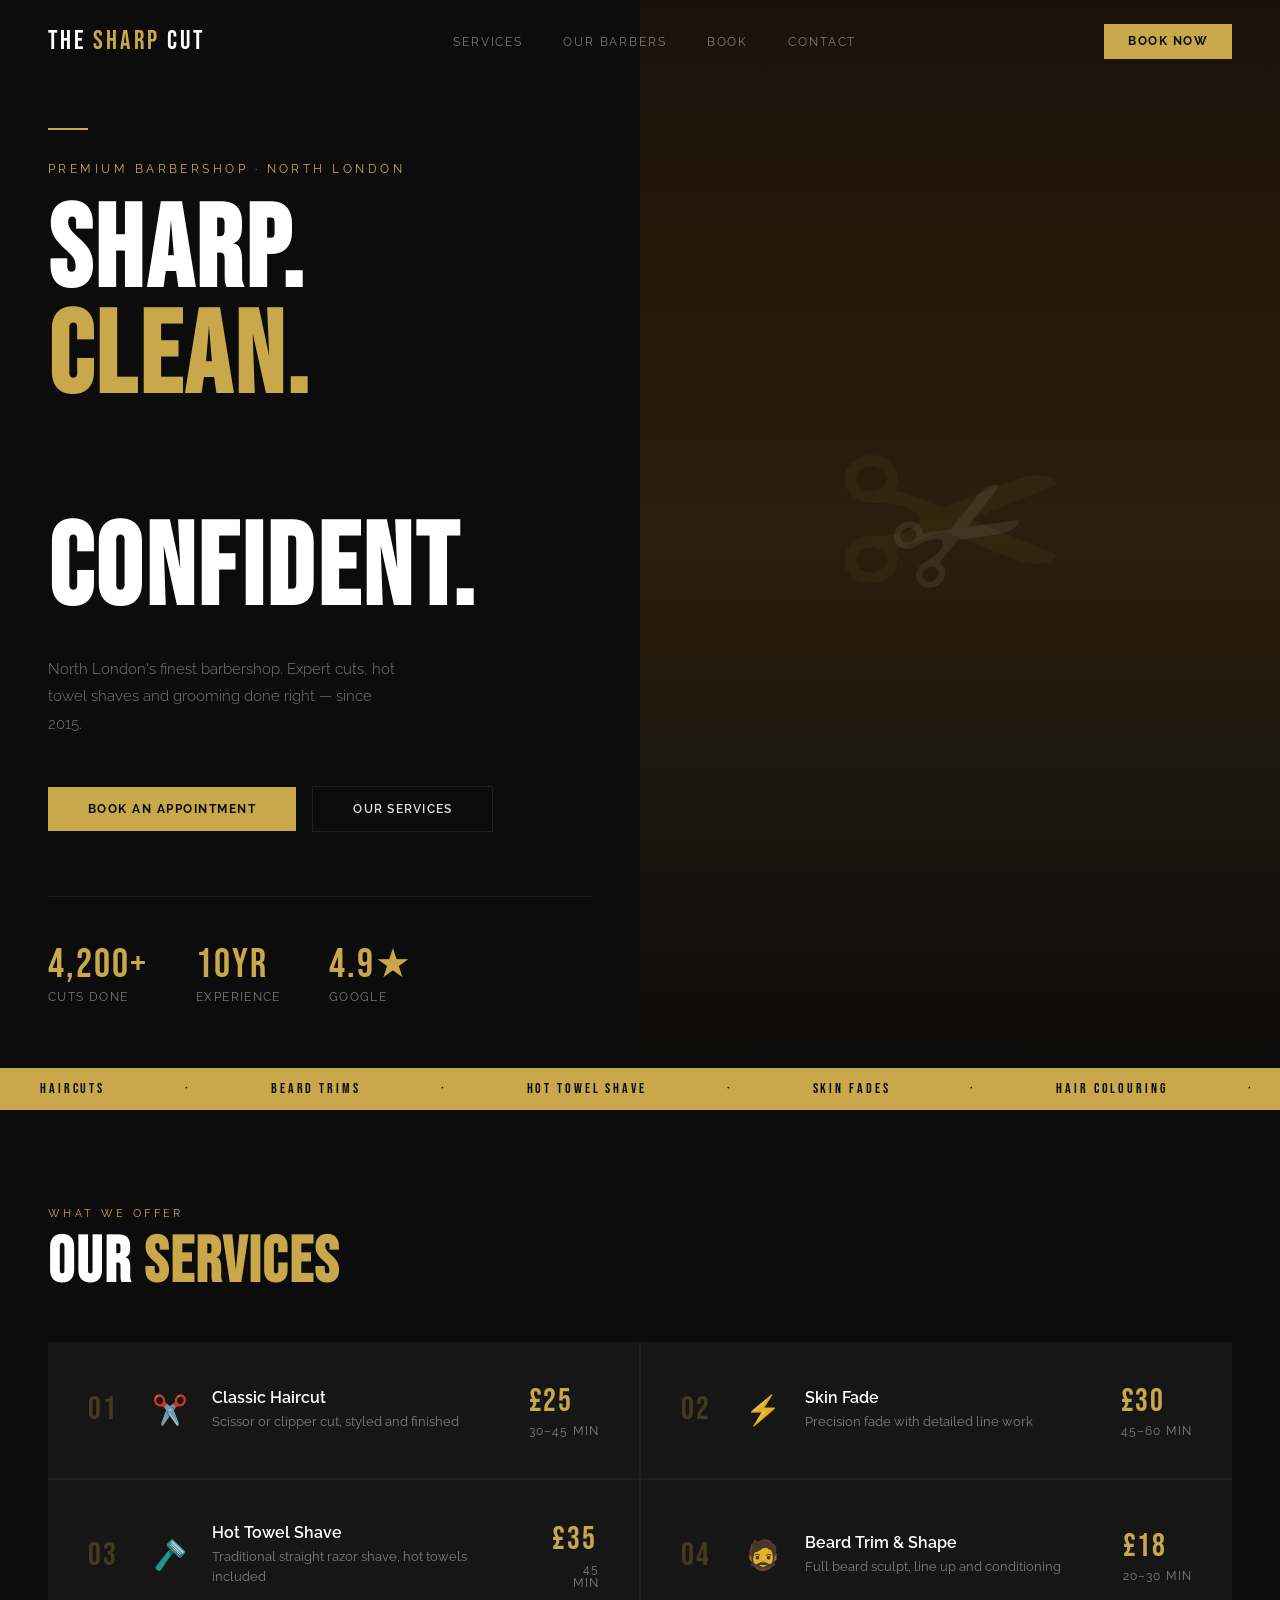
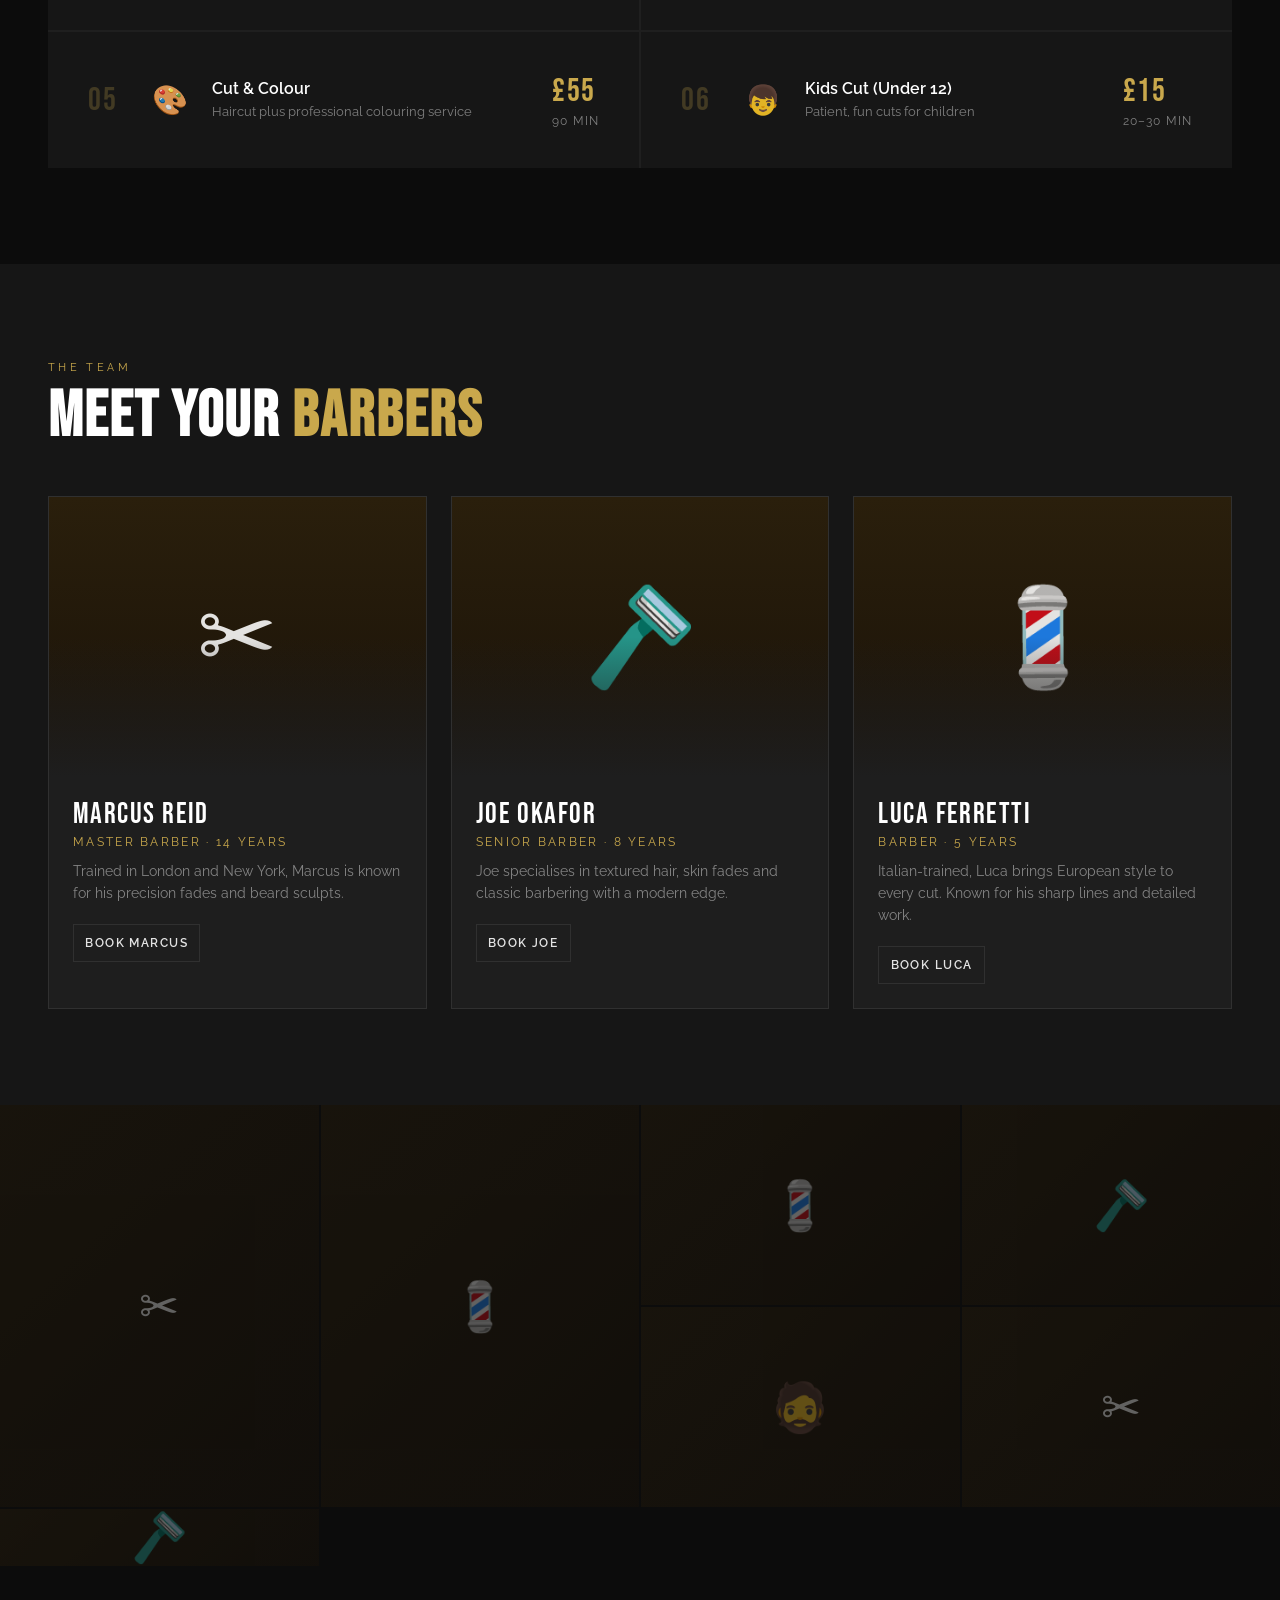
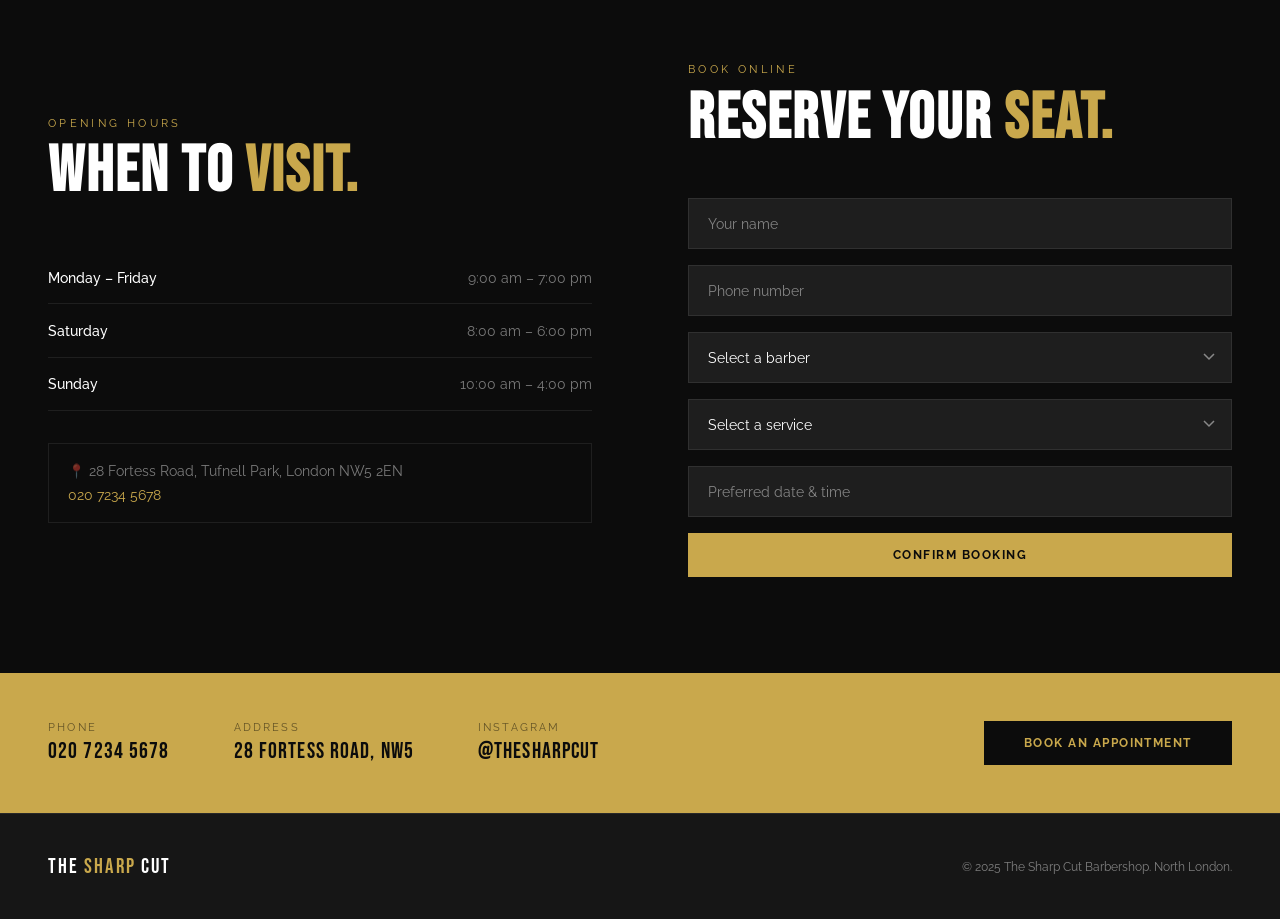
<file: barber.html>
<!DOCTYPE html>
<html lang="en">
<head>
<meta charset="UTF-8"/>
<meta name="viewport" content="width=device-width,initial-scale=1.0"/>
<title>The Sharp Cut — Barbershop</title>
<link href="https://fonts.googleapis.com/css2?family=Bebas+Neue&family=Raleway:wght@300;400;500;600&display=swap" rel="stylesheet"/>
<style>
*,*::before,*::after{box-sizing:border-box;margin:0;padding:0}
:root{
  --black:#0c0c0c;
  --dark:#161616;
  --panel:#1e1e1e;
  --border:rgba(255,255,255,0.08);
  --gold:#c9a84c;
  --gold-light:#e8c87a;
  --cream:#f8f4ed;
  --white:#ffffff;
  --muted:rgba(255,255,255,0.45);
  --text:rgba(255,255,255,0.88);
}
html{scroll-behavior:smooth}
body{font-family:'Raleway',sans-serif;background:var(--black);color:var(--text);overflow-x:hidden}
a{color:inherit;text-decoration:none}

/* NAV */
nav{position:fixed;top:0;left:0;right:0;z-index:100;padding:1.5rem 3rem;display:flex;justify-content:space-between;align-items:center;transition:background .4s,border .4s}
nav.scrolled{background:rgba(12,12,12,.95);backdrop-filter:blur(20px);border-bottom:1px solid var(--border)}
.nav-logo{font-family:'Bebas Neue',sans-serif;font-size:1.6rem;letter-spacing:.12em;color:var(--white)}
.nav-logo span{color:var(--gold)}
.nav-links{display:flex;gap:2.5rem;font-size:.78rem;letter-spacing:.15em;text-transform:uppercase;color:var(--muted)}
.nav-links a:hover{color:var(--gold)}
.nav-book{padding:.65rem 1.5rem;background:var(--gold);color:var(--black);font-size:.75rem;font-weight:700;letter-spacing:.12em;text-transform:uppercase;font-family:'Raleway',sans-serif;border:none;cursor:pointer;transition:background .3s}
.nav-book:hover{background:var(--gold-light)}

/* HERO */
.hero{min-height:100vh;background:var(--black);display:grid;grid-template-columns:1fr 1fr;position:relative;overflow:hidden}
.hero-left{display:flex;flex-direction:column;justify-content:center;padding:8rem 3rem 4rem;position:relative;z-index:2}
.hero-line{width:40px;height:2px;background:var(--gold);margin-bottom:2rem}
.hero-tag{font-size:.72rem;letter-spacing:.3em;text-transform:uppercase;color:var(--gold);margin-bottom:1.5rem}
.hero-h1{font-family:'Bebas Neue',sans-serif;font-size:clamp(5rem,9vw,10rem);line-height:.92;letter-spacing:.03em;color:var(--white);margin-bottom:2rem}
.hero-h1 span{color:var(--gold);display:block}
.hero-sub{font-size:.95rem;font-weight:300;color:var(--muted);line-height:1.8;max-width:360px;margin-bottom:3rem}
.hero-btns{display:flex;gap:1rem;align-items:center}
.btn-gold{padding:.9rem 2.5rem;background:var(--gold);color:var(--black);font-size:.78rem;font-weight:700;letter-spacing:.12em;text-transform:uppercase;border:none;cursor:pointer;font-family:'Raleway',sans-serif;transition:background .3s}
.btn-gold:hover{background:var(--gold-light)}
.btn-ghost{padding:.9rem 2.5rem;border:1px solid var(--border);color:var(--text);font-size:.78rem;font-weight:600;letter-spacing:.1em;text-transform:uppercase;background:transparent;cursor:pointer;font-family:'Raleway',sans-serif;transition:all .3s}
.btn-ghost:hover{border-color:var(--gold);color:var(--gold)}
.hero-stats{display:flex;gap:3rem;margin-top:4rem;padding-top:3rem;border-top:1px solid var(--border)}
.hstat-num{font-family:'Bebas Neue',sans-serif;font-size:2.5rem;color:var(--gold);letter-spacing:.05em;line-height:1}
.hstat-label{font-size:.72rem;letter-spacing:.12em;text-transform:uppercase;color:var(--muted);margin-top:.3rem}
.hero-right{position:relative;overflow:hidden}
.hero-right-bg{position:absolute;inset:0;background:linear-gradient(180deg,#1a1208 0%,#2a1f0c 50%,#0c0c0c 100%)}
.hero-barber-text{position:absolute;top:50%;left:50%;transform:translate(-50%,-50%);font-family:'Bebas Neue',sans-serif;font-size:18rem;color:rgba(201,168,76,.05);white-space:nowrap;letter-spacing:.05em;user-select:none}
.hero-scissors{position:absolute;top:50%;left:50%;transform:translate(-50%,-50%);font-size:10rem;opacity:.08;transform:translate(-50%,-50%) rotate(-30deg)}

/* MARQUEE */
.marquee-bar{background:var(--gold);padding:.8rem 0;overflow:hidden}
.marquee-track{display:flex;animation:marquee 20s linear infinite;white-space:nowrap}
.marquee-item{font-family:'Bebas Neue',sans-serif;font-size:.9rem;letter-spacing:.2em;color:var(--black);padding:0 2.5rem}
@keyframes marquee{from{transform:translateX(0)}to{transform:translateX(-50%)}}

/* SERVICES */
.section{padding:6rem 3rem}
.sec-label{font-size:.7rem;letter-spacing:.3em;text-transform:uppercase;color:var(--gold);margin-bottom:.8rem}
.sec-title{font-family:'Bebas Neue',sans-serif;font-size:clamp(3rem,5vw,5rem);letter-spacing:.03em;color:var(--white);line-height:.95;margin-bottom:3rem}
.sec-title span{color:var(--gold)}

.services-grid{display:grid;grid-template-columns:repeat(2,1fr);gap:2px;background:var(--border)}
.service{background:var(--dark);padding:2.5rem;display:flex;justify-content:space-between;align-items:center;gap:2rem;transition:background .3s;cursor:default}
.service:hover{background:var(--panel)}
.service-left{display:flex;align-items:center;gap:1.5rem}
.service-num{font-family:'Bebas Neue',sans-serif;font-size:2rem;color:rgba(201,168,76,.25);letter-spacing:.05em;flex-shrink:0;width:40px}
.service-icon{font-size:1.8rem;flex-shrink:0}
.service-name{font-size:1rem;font-weight:600;color:var(--white);margin-bottom:.3rem}
.service-desc{font-size:.82rem;color:var(--muted);line-height:1.5}
.service-price{font-family:'Bebas Neue',sans-serif;font-size:2rem;color:var(--gold);letter-spacing:.05em;flex-shrink:0}
.service-duration{font-size:.72rem;letter-spacing:.1em;text-transform:uppercase;color:var(--muted);text-align:right;margin-top:.2rem}

/* BARBERS */
.barbers-section{background:var(--dark);padding:6rem 3rem}
.barbers-grid{display:grid;grid-template-columns:repeat(3,1fr);gap:1.5rem;margin-top:3rem}
.barber-card{border:1px solid var(--border);background:var(--panel);overflow:hidden;transition:border-color .3s}
.barber-card:hover{border-color:var(--gold)}
.barber-photo{height:280px;background:linear-gradient(180deg,#2a1f0c,#1a1208);display:flex;align-items:center;justify-content:center;font-size:6rem;position:relative;overflow:hidden}
.barber-photo::before{content:'';position:absolute;inset:0;background:linear-gradient(to bottom,transparent 50%,var(--panel) 100%)}
.barber-body{padding:1.5rem}
.barber-name{font-family:'Bebas Neue',sans-serif;font-size:1.8rem;letter-spacing:.05em;color:var(--white);line-height:1}
.barber-role{font-size:.72rem;letter-spacing:.2em;text-transform:uppercase;color:var(--gold);margin:.3rem 0 .8rem}
.barber-bio{font-size:.85rem;color:var(--muted);line-height:1.6}
.barber-book{display:block;margin-top:1.2rem;padding:.7rem;background:transparent;border:1px solid var(--border);color:var(--text);text-align:center;font-size:.75rem;font-weight:600;letter-spacing:.12em;text-transform:uppercase;cursor:pointer;font-family:'Raleway',sans-serif;transition:all .3s}
.barber-book:hover{background:var(--gold);border-color:var(--gold);color:var(--black)}

/* GALLERY GRID */
.gallery{display:grid;grid-template-columns:repeat(4,1fr);grid-template-rows:200px 200px;gap:2px;background:var(--black)}
.gallery-item{background:linear-gradient(135deg,#2a1f0c,#1a1208);display:flex;align-items:center;justify-content:center;font-size:3rem;opacity:.4;transition:opacity .3s;cursor:pointer}
.gallery-item:hover{opacity:.7}
.gallery-item.tall{grid-row:1/3}

/* BOOKING */
.booking{padding:6rem 3rem;background:var(--black);display:grid;grid-template-columns:1fr 1fr;gap:6rem;align-items:center}
.booking-info .sec-label{color:var(--gold)}
.booking-info .sec-title{color:var(--white)}
.info-row{display:flex;justify-content:space-between;padding:1.1rem 0;border-bottom:1px solid var(--border);font-size:.9rem}
.info-day{font-weight:500;color:var(--white)}
.info-time{color:var(--muted)}
.booking-form{display:flex;flex-direction:column;gap:1rem}
.form-input{padding:1rem 1.2rem;background:var(--panel);border:1px solid var(--border);color:var(--white);font-family:'Raleway',sans-serif;font-size:.9rem;outline:none;transition:border-color .3s}
.form-input::placeholder{color:var(--muted)}
.form-input:focus{border-color:var(--gold)}
.form-select{appearance:none;background-image:url("data:image/svg+xml,%3Csvg xmlns='http://www.w3.org/2000/svg' width='12' height='8' viewBox='0 0 12 8'%3E%3Cpath d='M1 1l5 5 5-5' stroke='%23888' fill='none' stroke-width='1.5'/%3E%3C/svg%3E");background-repeat:no-repeat;background-position:right 1rem center}

/* CONTACT */
.contact-bar{background:var(--gold);padding:3rem;display:flex;justify-content:space-between;align-items:center;flex-wrap:wrap;gap:2rem}
.contact-items{display:flex;gap:4rem;flex-wrap:wrap}
.ci-label{font-size:.68rem;letter-spacing:.2em;text-transform:uppercase;color:rgba(0,0,0,.5);margin-bottom:.3rem}
.ci-val{font-family:'Bebas Neue',sans-serif;font-size:1.4rem;letter-spacing:.05em;color:var(--black)}
.btn-black{padding:.9rem 2.5rem;background:var(--black);color:var(--gold);font-size:.78rem;font-weight:700;letter-spacing:.12em;text-transform:uppercase;border:none;cursor:pointer;font-family:'Raleway',sans-serif;transition:opacity .3s}
.btn-black:hover{opacity:.85}

/* FOOTER */
footer{background:var(--dark);padding:2.5rem 3rem;border-top:1px solid var(--border);display:flex;justify-content:space-between;align-items:center}
.f-logo{font-family:'Bebas Neue',sans-serif;font-size:1.3rem;letter-spacing:.1em;color:var(--white)}
.f-logo span{color:var(--gold)}
.f-copy{font-size:.75rem;color:var(--muted)}

.reveal{opacity:0;transform:translateY(18px);transition:opacity .7s ease,transform .7s ease}
.reveal.visible{opacity:1;transform:translateY(0)}

@media(max-width:768px){
  nav{padding:1rem 1.5rem}.nav-links{display:none}
  .hero{grid-template-columns:1fr}.hero-right{display:none}
  .hero-left{padding:7rem 1.5rem 4rem}
  .section,.barbers-section,.booking{padding:4rem 1.5rem;grid-template-columns:1fr}
  .services-grid{grid-template-columns:1fr}
  .barbers-grid,.gallery{grid-template-columns:1fr 1fr}
  .gallery-item.tall{grid-row:auto}
  .booking{gap:3rem}
  footer,.contact-bar{flex-direction:column;gap:1rem}
}
</style>
</head>
<body>
<nav id="nav">
  <div class="nav-logo">The <span>Sharp</span> Cut</div>
  <div class="nav-links">
    <a href="#services">Services</a>
    <a href="#barbers">Our Barbers</a>
    <a href="#booking">Book</a>
    <a href="#contact">Contact</a>
  </div>
  <button class="nav-book">Book Now</button>
</nav>

<section class="hero">
  <div class="hero-left">
    <div class="hero-line"></div>
    <p class="hero-tag">Premium Barbershop · North London</p>
    <h1 class="hero-h1">Sharp.<br><span>Clean.</span><br>Confident.</h1>
    <p class="hero-sub">North London's finest barbershop. Expert cuts, hot towel shaves and grooming done right — since 2015.</p>
    <div class="hero-btns">
      <button class="btn-gold">Book an Appointment</button>
      <button class="btn-ghost">Our Services</button>
    </div>
    <div class="hero-stats">
      <div><div class="hstat-num">4,200+</div><div class="hstat-label">Cuts Done</div></div>
      <div><div class="hstat-num">10yr</div><div class="hstat-label">Experience</div></div>
      <div><div class="hstat-num">4.9★</div><div class="hstat-label">Google</div></div>
    </div>
  </div>
  <div class="hero-right">
    <div class="hero-right-bg"></div>
    <div class="hero-barber-text">✂</div>
    <div class="hero-scissors">✂</div>
  </div>
</section>

<div class="marquee-bar">
  <div class="marquee-track">
    <span class="marquee-item">Haircuts</span><span class="marquee-item">·</span>
    <span class="marquee-item">Beard Trims</span><span class="marquee-item">·</span>
    <span class="marquee-item">Hot Towel Shave</span><span class="marquee-item">·</span>
    <span class="marquee-item">Skin Fades</span><span class="marquee-item">·</span>
    <span class="marquee-item">Hair Colouring</span><span class="marquee-item">·</span>
    <span class="marquee-item">Kids Cuts</span><span class="marquee-item">·</span>
    <span class="marquee-item">Haircuts</span><span class="marquee-item">·</span>
    <span class="marquee-item">Beard Trims</span><span class="marquee-item">·</span>
    <span class="marquee-item">Hot Towel Shave</span><span class="marquee-item">·</span>
    <span class="marquee-item">Skin Fades</span><span class="marquee-item">·</span>
    <span class="marquee-item">Hair Colouring</span><span class="marquee-item">·</span>
    <span class="marquee-item">Kids Cuts</span><span class="marquee-item">·</span>
  </div>
</div>

<section id="services" class="section">
  <p class="sec-label reveal">What We Offer</p>
  <h2 class="sec-title reveal">Our <span>Services</span></h2>
  <div class="services-grid">
    <div class="service reveal"><div class="service-left"><span class="service-num">01</span><span class="service-icon">✂️</span><div><div class="service-name">Classic Haircut</div><div class="service-desc">Scissor or clipper cut, styled and finished</div></div></div><div><div class="service-price">£25</div><div class="service-duration">30–45 min</div></div></div>
    <div class="service reveal"><div class="service-left"><span class="service-num">02</span><span class="service-icon">⚡</span><div><div class="service-name">Skin Fade</div><div class="service-desc">Precision fade with detailed line work</div></div></div><div><div class="service-price">£30</div><div class="service-duration">45–60 min</div></div></div>
    <div class="service reveal"><div class="service-left"><span class="service-num">03</span><span class="service-icon">🪒</span><div><div class="service-name">Hot Towel Shave</div><div class="service-desc">Traditional straight razor shave, hot towels included</div></div></div><div><div class="service-price">£35</div><div class="service-duration">45 min</div></div></div>
    <div class="service reveal"><div class="service-left"><span class="service-num">04</span><span class="service-icon">🧔</span><div><div class="service-name">Beard Trim & Shape</div><div class="service-desc">Full beard sculpt, line up and conditioning</div></div></div><div><div class="service-price">£18</div><div class="service-duration">20–30 min</div></div></div>
    <div class="service reveal"><div class="service-left"><span class="service-num">05</span><span class="service-icon">🎨</span><div><div class="service-name">Cut & Colour</div><div class="service-desc">Haircut plus professional colouring service</div></div></div><div><div class="service-price">£55</div><div class="service-duration">90 min</div></div></div>
    <div class="service reveal"><div class="service-left"><span class="service-num">06</span><span class="service-icon">👦</span><div><div class="service-name">Kids Cut (Under 12)</div><div class="service-desc">Patient, fun cuts for children</div></div></div><div><div class="service-price">£15</div><div class="service-duration">20–30 min</div></div></div>
  </div>
</section>

<section id="barbers" class="barbers-section">
  <p class="sec-label reveal">The Team</p>
  <h2 class="sec-title reveal" style="color:var(--white)">Meet Your <span>Barbers</span></h2>
  <div class="barbers-grid">
    <div class="barber-card reveal"><div class="barber-photo">✂</div><div class="barber-body"><div class="barber-name">Marcus Reid</div><div class="barber-role">Master Barber · 14 Years</div><p class="barber-bio">Trained in London and New York, Marcus is known for his precision fades and beard sculpts.</p><button class="barber-book">Book Marcus</button></div></div>
    <div class="barber-card reveal"><div class="barber-photo">🪒</div><div class="barber-body"><div class="barber-name">Joe Okafor</div><div class="barber-role">Senior Barber · 8 Years</div><p class="barber-bio">Joe specialises in textured hair, skin fades and classic barbering with a modern edge.</p><button class="barber-book">Book Joe</button></div></div>
    <div class="barber-card reveal"><div class="barber-photo">💈</div><div class="barber-body"><div class="barber-name">Luca Ferretti</div><div class="barber-role">Barber · 5 Years</div><p class="barber-bio">Italian-trained, Luca brings European style to every cut. Known for his sharp lines and detailed work.</p><button class="barber-book">Book Luca</button></div></div>
  </div>
</section>

<div class="gallery">
  <div class="gallery-item tall">✂</div>
  <div class="gallery-item">💈</div>
  <div class="gallery-item">🪒</div>
  <div class="gallery-item">🧔</div>
  <div class="gallery-item">✂</div>
  <div class="gallery-item tall">💈</div>
  <div class="gallery-item">🪒</div>
</div>

<section id="booking" class="booking">
  <div class="booking-info reveal">
    <p class="sec-label">Opening Hours</p>
    <h2 class="sec-title">When to <span>Visit.</span></h2>
    <div class="info-row"><span class="info-day">Monday – Friday</span><span class="info-time">9:00 am – 7:00 pm</span></div>
    <div class="info-row"><span class="info-day">Saturday</span><span class="info-time">8:00 am – 6:00 pm</span></div>
    <div class="info-row"><span class="info-day">Sunday</span><span class="info-time">10:00 am – 4:00 pm</span></div>
    <div style="margin-top:2rem;padding:1.2rem;border:1px solid var(--border);font-size:.85rem;color:var(--muted)">
      📍 28 Fortess Road, Tufnell Park, London NW5 2EN<br>
      <span style="color:var(--gold);margin-top:.5rem;display:block">020 7234 5678</span>
    </div>
  </div>
  <div class="reveal">
    <p class="sec-label">Book Online</p>
    <h2 class="sec-title">Reserve Your <span>Seat.</span></h2>
    <div class="booking-form">
      <input class="form-input" type="text" placeholder="Your name"/>
      <input class="form-input" type="tel" placeholder="Phone number"/>
      <select class="form-input form-select" style="background-color:var(--panel);color:var(--white)">
        <option value="" disabled selected>Select a barber</option>
        <option>Marcus Reid</option>
        <option>Joe Okafor</option>
        <option>Luca Ferretti</option>
        <option>Any available</option>
      </select>
      <select class="form-input form-select" style="background-color:var(--panel);color:var(--white)">
        <option value="" disabled selected>Select a service</option>
        <option>Classic Haircut — £25</option>
        <option>Skin Fade — £30</option>
        <option>Hot Towel Shave — £35</option>
        <option>Beard Trim — £18</option>
        <option>Cut & Colour — £55</option>
      </select>
      <input class="form-input" type="text" placeholder="Preferred date & time"/>
      <button class="btn-gold">Confirm Booking</button>
    </div>
  </div>
</section>

<div id="contact" class="contact-bar">
  <div class="contact-items">
    <div><div class="ci-label">Phone</div><div class="ci-val">020 7234 5678</div></div>
    <div><div class="ci-label">Address</div><div class="ci-val">28 Fortess Road, NW5</div></div>
    <div><div class="ci-label">Instagram</div><div class="ci-val">@thesharpcut</div></div>
  </div>
  <button class="btn-black">Book an Appointment</button>
</div>

<footer>
  <div class="f-logo">The <span>Sharp</span> Cut</div>
  <div class="f-copy">© 2025 The Sharp Cut Barbershop. North London.</div>
</footer>

<script>
window.addEventListener('scroll',()=>document.getElementById('nav').classList.toggle('scrolled',scrollY>60));
const obs=new IntersectionObserver(e=>e.forEach(x=>{if(x.isIntersecting)x.target.classList.add('visible')}),{threshold:.1});
document.querySelectorAll('.reveal').forEach((el,i)=>{el.style.transitionDelay=i*.07+'s';obs.observe(el)});
</script>
</body>
</html>
</file>
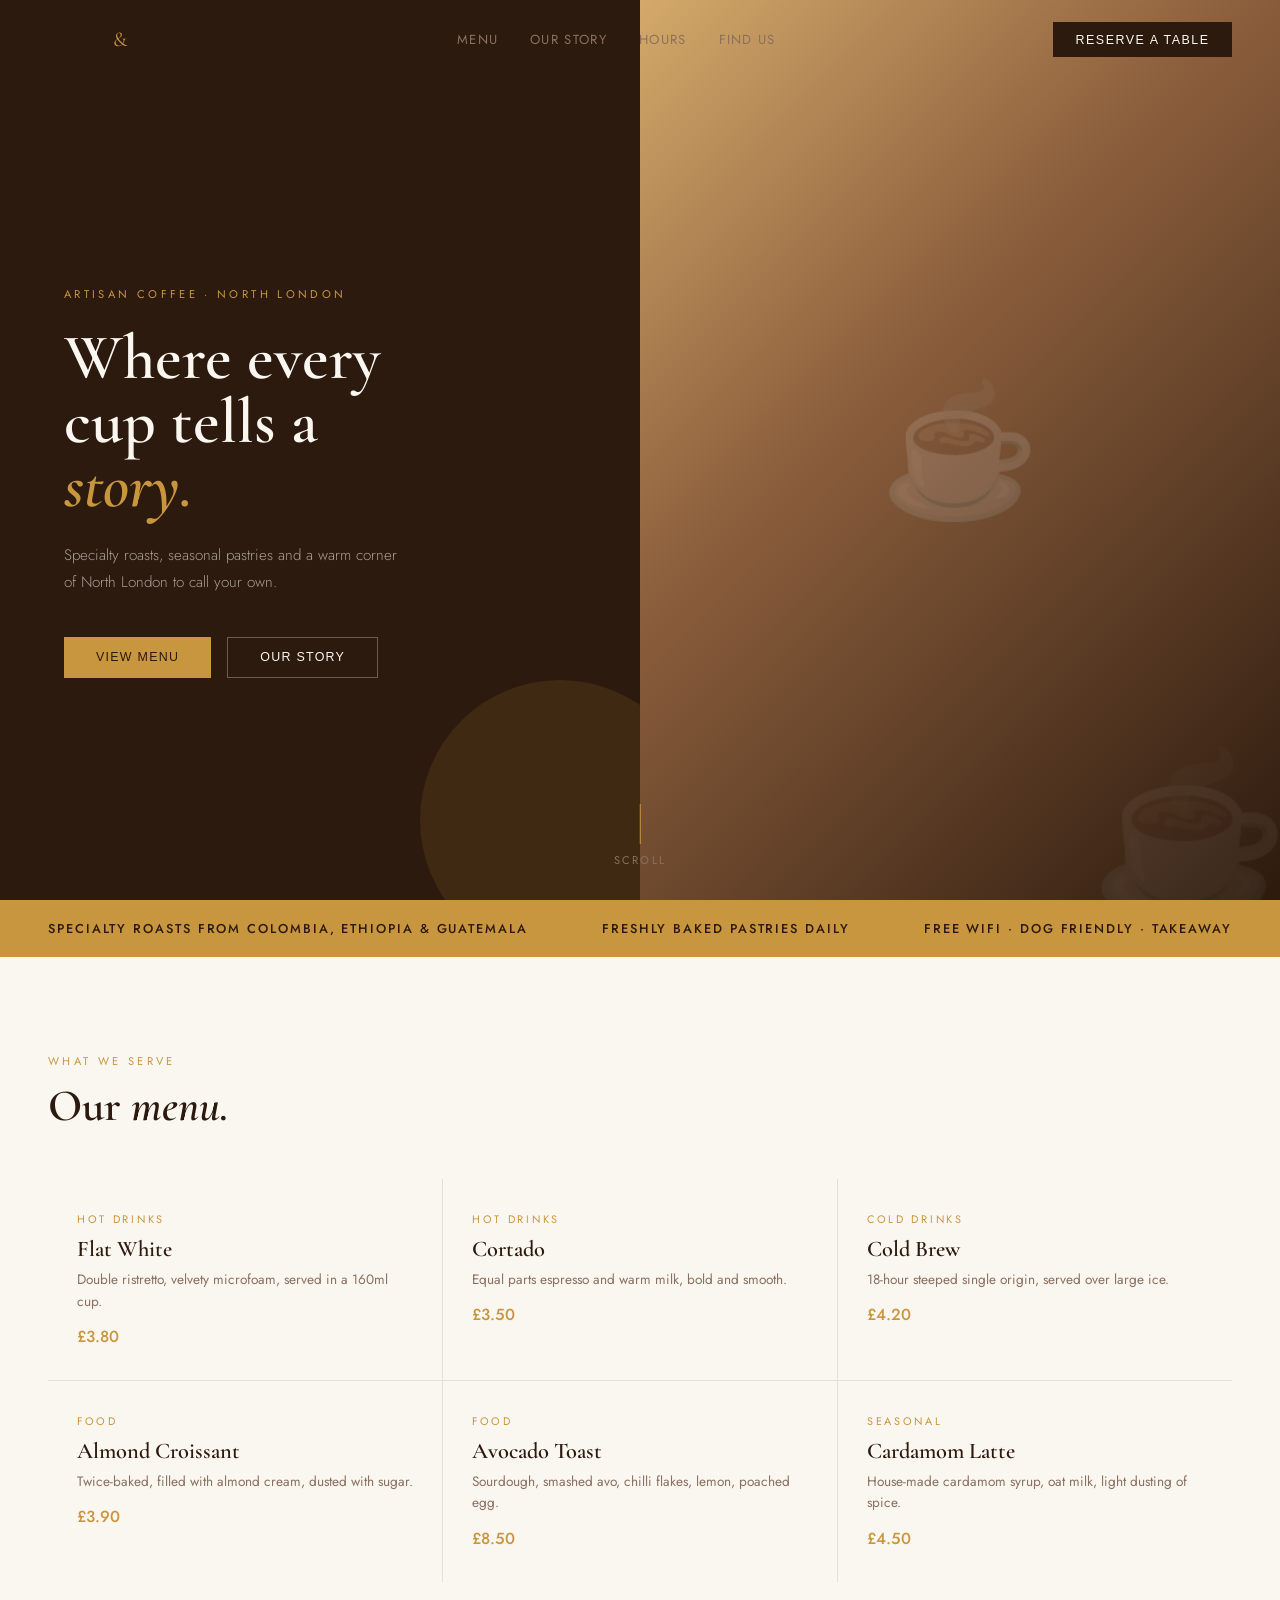
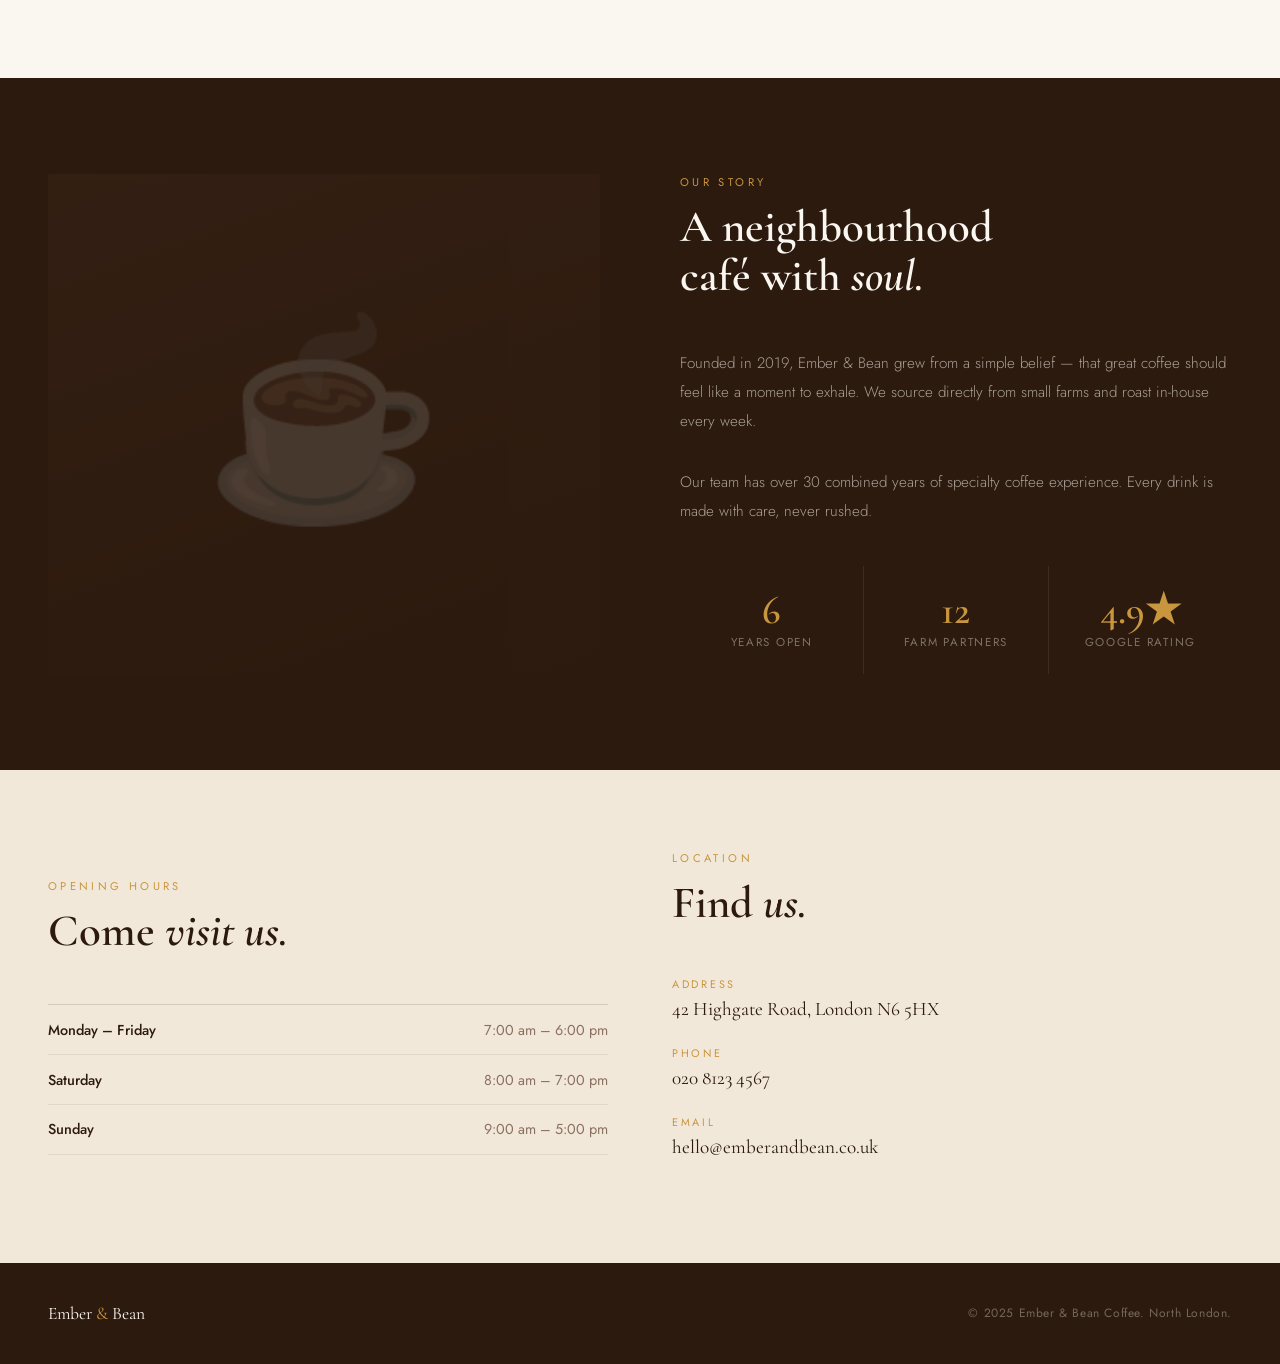
<file: coffee.html>
<!DOCTYPE html>
<html lang="en">
<head>
<meta charset="UTF-8"/>
<meta name="viewport" content="width=device-width,initial-scale=1.0"/>
<title>Ember & Bean — Artisan Coffee</title>
<link href="https://fonts.googleapis.com/css2?family=Cormorant+Garamond:ital,wght@0,400;0,600;1,400;1,600&family=Jost:wght@300;400;500&display=swap" rel="stylesheet"/>
<style>
*,*::before,*::after{box-sizing:border-box;margin:0;padding:0}
:root{
  --cream:#faf6f0;
  --warm:#f2e8d9;
  --brown:#2c1a0e;
  --mid:#5c3d2e;
  --gold:#c8963e;
  --muted:#8a7060;
  --text:#1a1008;
}
html{scroll-behavior:smooth}
body{font-family:'Jost',sans-serif;background:var(--cream);color:var(--text);overflow-x:hidden}
a{color:inherit;text-decoration:none}

/* NAV */
nav{position:fixed;top:0;left:0;right:0;z-index:100;padding:1.4rem 3rem;display:flex;justify-content:space-between;align-items:center;transition:background .4s,backdrop-filter .4s}
nav.scrolled{background:rgba(250,246,240,0.92);backdrop-filter:blur(16px);border-bottom:1px solid rgba(44,26,14,.08)}
.nav-logo{font-family:'Cormorant Garamond',serif;font-size:1.3rem;letter-spacing:.05em;color:var(--brown)}
.nav-logo span{color:var(--gold)}
.nav-links{display:flex;gap:2rem;font-size:.82rem;letter-spacing:.1em;text-transform:uppercase;color:var(--muted)}
.nav-links a:hover{color:var(--gold)}
.nav-reserve{padding:.65rem 1.4rem;background:var(--brown);color:var(--cream);font-size:.78rem;letter-spacing:.12em;text-transform:uppercase;border:none;cursor:pointer;transition:background .3s}
.nav-reserve:hover{background:var(--mid)}

/* HERO */
.hero{height:100vh;display:grid;grid-template-columns:1fr 1fr;position:relative;overflow:hidden}
.hero-left{background:var(--brown);display:flex;flex-direction:column;justify-content:center;padding:8rem 4rem 4rem;position:relative;overflow:hidden}
.hero-left::after{content:'';position:absolute;bottom:-60px;right:-60px;width:280px;height:280px;border-radius:50%;background:rgba(200,150,62,.12)}
.hero-tag{font-size:.7rem;letter-spacing:.3em;text-transform:uppercase;color:var(--gold);margin-bottom:1.5rem}
.hero-h1{font-family:'Cormorant Garamond',serif;font-size:clamp(3rem,5vw,5.5rem);font-weight:600;line-height:1;color:var(--cream);margin-bottom:1.5rem}
.hero-h1 em{font-style:italic;color:var(--gold)}
.hero-sub{font-size:.95rem;font-weight:300;color:rgba(250,246,240,.6);line-height:1.8;max-width:340px;margin-bottom:2.5rem}
.hero-btns{display:flex;gap:1rem}
.btn-light{padding:.8rem 2rem;background:var(--gold);color:var(--brown);font-size:.78rem;font-weight:500;letter-spacing:.1em;text-transform:uppercase;border:none;cursor:pointer;transition:opacity .3s}
.btn-ghost{padding:.8rem 2rem;border:1px solid rgba(250,246,240,.3);color:var(--cream);font-size:.78rem;font-weight:500;letter-spacing:.1em;text-transform:uppercase;background:transparent;cursor:pointer;transition:border-color .3s}
.btn-ghost:hover{border-color:var(--gold);color:var(--gold)}
.hero-right{background:var(--warm);position:relative;overflow:hidden}
.hero-img-placeholder{width:100%;height:100%;background:linear-gradient(135deg,#d4a96a 0%,#8b5e3c 40%,#2c1a0e 100%);display:flex;align-items:center;justify-content:center;position:relative}
.hero-img-placeholder::before{content:'☕';font-size:8rem;opacity:.15;position:absolute;top:50%;left:50%;transform:translate(-50%,-50%)}
.hero-img-text{font-family:'Cormorant Garamond',serif;font-size:10rem;font-weight:600;color:rgba(255,255,255,.06);position:absolute;bottom:-20px;right:-10px;line-height:1;user-select:none}
.hero-scroll{position:absolute;bottom:2rem;left:50%;transform:translateX(-50%);font-size:.7rem;letter-spacing:.2em;text-transform:uppercase;color:var(--muted);display:flex;flex-direction:column;align-items:center;gap:.5rem}
.scroll-dot{width:1px;height:40px;background:var(--gold);animation:scrollPulse 2s ease-in-out infinite}
@keyframes scrollPulse{0%,100%{transform:scaleY(1);opacity:1}50%{transform:scaleY(0.5);opacity:0.4}}

/* INTRO STRIP */
.intro-strip{background:var(--gold);padding:1.2rem 3rem;display:flex;justify-content:space-between;align-items:center}
.intro-strip p{font-size:.8rem;letter-spacing:.15em;text-transform:uppercase;color:var(--brown);font-weight:500}

/* MENU SECTION */
.section{padding:6rem 3rem}
.sec-label{font-size:.7rem;letter-spacing:.3em;text-transform:uppercase;color:var(--gold);margin-bottom:.8rem}
.sec-title{font-family:'Cormorant Garamond',serif;font-size:clamp(2rem,3.5vw,3.2rem);font-weight:600;line-height:1.1;color:var(--brown);margin-bottom:3rem}
.sec-title em{font-style:italic}
.menu-grid{display:grid;grid-template-columns:repeat(3,1fr);gap:1px;background:rgba(44,26,14,.1)}
.menu-item{background:var(--cream);padding:2rem 1.8rem;transition:background .3s}
.menu-item:hover{background:var(--warm)}
.menu-cat{font-size:.68rem;letter-spacing:.25em;text-transform:uppercase;color:var(--gold);margin-bottom:.5rem}
.menu-name{font-family:'Cormorant Garamond',serif;font-size:1.4rem;font-weight:600;color:var(--brown);margin-bottom:.4rem}
.menu-desc{font-size:.85rem;color:var(--muted);line-height:1.6;margin-bottom:.8rem}
.menu-price{font-size:1rem;font-weight:500;color:var(--gold)}

/* ABOUT */
.about-grid{display:grid;grid-template-columns:1fr 1fr;gap:5rem;align-items:center;padding:6rem 3rem;background:var(--brown)}
.about-visual{height:500px;background:linear-gradient(160deg,#5c3d2e,#2c1a0e);border-radius:2px;display:flex;align-items:center;justify-content:center;font-size:12rem;opacity:.15;font-family:'Cormorant Garamond',serif;color:var(--gold)}
.about-content .sec-label{color:var(--gold)}
.about-content .sec-title{color:var(--cream)}
.about-text{font-size:.95rem;font-weight:300;color:rgba(250,246,240,.6);line-height:1.9;margin-bottom:2rem}
.about-stats{display:grid;grid-template-columns:repeat(3,1fr);gap:1px;background:rgba(250,246,240,.08);margin-top:2.5rem}
.astat{background:var(--brown);padding:1.5rem;text-align:center}
.astat-num{font-family:'Cormorant Garamond',serif;font-size:2.5rem;font-weight:600;color:var(--gold);line-height:1}
.astat-label{font-size:.72rem;letter-spacing:.15em;text-transform:uppercase;color:rgba(250,246,240,.4);margin-top:.3rem}

/* HOURS */
.hours-section{padding:5rem 3rem;background:var(--warm);display:grid;grid-template-columns:1fr 1fr;gap:4rem;align-items:center}
.hours-table{border-top:1px solid rgba(44,26,14,.15)}
.hours-row{display:flex;justify-content:space-between;padding:.9rem 0;border-bottom:1px solid rgba(44,26,14,.08);font-size:.9rem}
.hours-day{color:var(--brown);font-weight:500}
.hours-time{color:var(--muted)}

/* CONTACT */
.contact-section{padding:5rem 3rem;background:var(--cream);display:grid;grid-template-columns:1fr 1fr;gap:4rem}
.contact-item{margin-bottom:1.5rem}
.contact-lbl{font-size:.68rem;letter-spacing:.25em;text-transform:uppercase;color:var(--gold);margin-bottom:.3rem}
.contact-val{font-family:'Cormorant Garamond',serif;font-size:1.2rem;color:var(--brown)}
.map-placeholder{background:linear-gradient(135deg,#d4c4b0,#b8a090);border-radius:2px;height:260px;display:flex;align-items:center;justify-content:center;font-size:.8rem;letter-spacing:.1em;text-transform:uppercase;color:var(--mid)}

/* FOOTER */
footer{background:var(--brown);padding:2.5rem 3rem;display:flex;justify-content:space-between;align-items:center}
.footer-logo{font-family:'Cormorant Garamond',serif;font-size:1.1rem;color:var(--cream)}
.footer-logo span{color:var(--gold)}
.footer-copy{font-size:.75rem;color:rgba(250,246,240,.35);letter-spacing:.05em}

/* REVEAL */
.reveal{opacity:0;transform:translateY(20px);transition:opacity .7s ease,transform .7s ease}
.reveal.visible{opacity:1;transform:translateY(0)}

@media(max-width:768px){
  nav{padding:1rem 1.5rem}
  .nav-links{display:none}
  .hero{grid-template-columns:1fr}
  .hero-right{height:280px}
  .section,.contact-section,.hours-section,.about-grid{padding:3rem 1.5rem;grid-template-columns:1fr}
  .menu-grid{grid-template-columns:1fr}
  .intro-strip{flex-direction:column;gap:.5rem;text-align:center}
}
</style>
</head>
<body>
<nav id="nav">
  <div class="nav-logo">Ember <span>&</span> Bean</div>
  <div class="nav-links">
    <a href="#menu">Menu</a>
    <a href="#about">Our Story</a>
    <a href="#hours">Hours</a>
    <a href="#contact">Find Us</a>
  </div>
  <button class="nav-reserve">Reserve a Table</button>
</nav>

<section class="hero">
  <div class="hero-left">
    <p class="hero-tag">Artisan Coffee · North London</p>
    <h1 class="hero-h1">Where every<br>cup tells a<br><em>story.</em></h1>
    <p class="hero-sub">Specialty roasts, seasonal pastries and a warm corner of North London to call your own.</p>
    <div class="hero-btns">
      <button class="btn-light">View Menu</button>
      <button class="btn-ghost">Our Story</button>
    </div>
  </div>
  <div class="hero-right">
    <div class="hero-img-placeholder">
      <div class="hero-img-text">☕</div>
    </div>
  </div>
  <div class="hero-scroll"><div class="scroll-dot"></div>Scroll</div>
</section>

<div class="intro-strip">
  <p>Specialty roasts from Colombia, Ethiopia & Guatemala</p>
  <p>Freshly baked pastries daily</p>
  <p>Free WiFi · Dog Friendly · Takeaway</p>
</div>

<section id="menu" class="section">
  <p class="sec-label reveal">What We Serve</p>
  <h2 class="sec-title reveal">Our <em>menu.</em></h2>
  <div class="menu-grid">
    <div class="menu-item reveal"><p class="menu-cat">Hot Drinks</p><h3 class="menu-name">Flat White</h3><p class="menu-desc">Double ristretto, velvety microfoam, served in a 160ml cup.</p><span class="menu-price">£3.80</span></div>
    <div class="menu-item reveal"><p class="menu-cat">Hot Drinks</p><h3 class="menu-name">Cortado</h3><p class="menu-desc">Equal parts espresso and warm milk, bold and smooth.</p><span class="menu-price">£3.50</span></div>
    <div class="menu-item reveal"><p class="menu-cat">Cold Drinks</p><h3 class="menu-name">Cold Brew</h3><p class="menu-desc">18-hour steeped single origin, served over large ice.</p><span class="menu-price">£4.20</span></div>
    <div class="menu-item reveal"><p class="menu-cat">Food</p><h3 class="menu-name">Almond Croissant</h3><p class="menu-desc">Twice-baked, filled with almond cream, dusted with sugar.</p><span class="menu-price">£3.90</span></div>
    <div class="menu-item reveal"><p class="menu-cat">Food</p><h3 class="menu-name">Avocado Toast</h3><p class="menu-desc">Sourdough, smashed avo, chilli flakes, lemon, poached egg.</p><span class="menu-price">£8.50</span></div>
    <div class="menu-item reveal"><p class="menu-cat">Seasonal</p><h3 class="menu-name">Cardamom Latte</h3><p class="menu-desc">House-made cardamom syrup, oat milk, light dusting of spice.</p><span class="menu-price">£4.50</span></div>
  </div>
</section>

<div class="about-grid">
  <div class="about-visual">☕</div>
  <div class="about-content reveal">
    <p class="sec-label">Our Story</p>
    <h2 class="sec-title">A neighbourhood<br>café with <em>soul.</em></h2>
    <p class="about-text">Founded in 2019, Ember & Bean grew from a simple belief — that great coffee should feel like a moment to exhale. We source directly from small farms and roast in-house every week.</p>
    <p class="about-text">Our team has over 30 combined years of specialty coffee experience. Every drink is made with care, never rushed.</p>
    <div class="about-stats">
      <div class="astat"><div class="astat-num">6</div><div class="astat-label">Years Open</div></div>
      <div class="astat"><div class="astat-num">12</div><div class="astat-label">Farm Partners</div></div>
      <div class="astat"><div class="astat-num">4.9★</div><div class="astat-label">Google Rating</div></div>
    </div>
  </div>
</div>

<section id="hours" class="hours-section">
  <div class="reveal">
    <p class="sec-label">Opening Hours</p>
    <h2 class="sec-title">Come <em>visit us.</em></h2>
    <div class="hours-table">
      <div class="hours-row"><span class="hours-day">Monday – Friday</span><span class="hours-time">7:00 am – 6:00 pm</span></div>
      <div class="hours-row"><span class="hours-day">Saturday</span><span class="hours-time">8:00 am – 7:00 pm</span></div>
      <div class="hours-row"><span class="hours-day">Sunday</span><span class="hours-time">9:00 am – 5:00 pm</span></div>
    </div>
  </div>
  <div class="reveal">
    <p class="sec-label">Location</p>
    <h2 class="sec-title">Find <em>us.</em></h2>
    <div class="contact-item"><p class="contact-lbl">Address</p><p class="contact-val">42 Highgate Road, London N6 5HX</p></div>
    <div class="contact-item"><p class="contact-lbl">Phone</p><p class="contact-val">020 8123 4567</p></div>
    <div class="contact-item"><p class="contact-lbl">Email</p><p class="contact-val">hello@emberandbean.co.uk</p></div>
  </div>
</section>

<footer>
  <div class="footer-logo">Ember <span>&</span> Bean</div>
  <div class="footer-copy">© 2025 Ember & Bean Coffee. North London.</div>
</footer>

<script>
window.addEventListener('scroll',()=>document.getElementById('nav').classList.toggle('scrolled',scrollY>60));
const obs=new IntersectionObserver(e=>e.forEach(x=>{if(x.isIntersecting)x.target.classList.add('visible')}),{threshold:.1});
document.querySelectorAll('.reveal').forEach((el,i)=>{el.style.transitionDelay=i*.07+'s';obs.observe(el)});
</script>
</body>
</html>
</file>
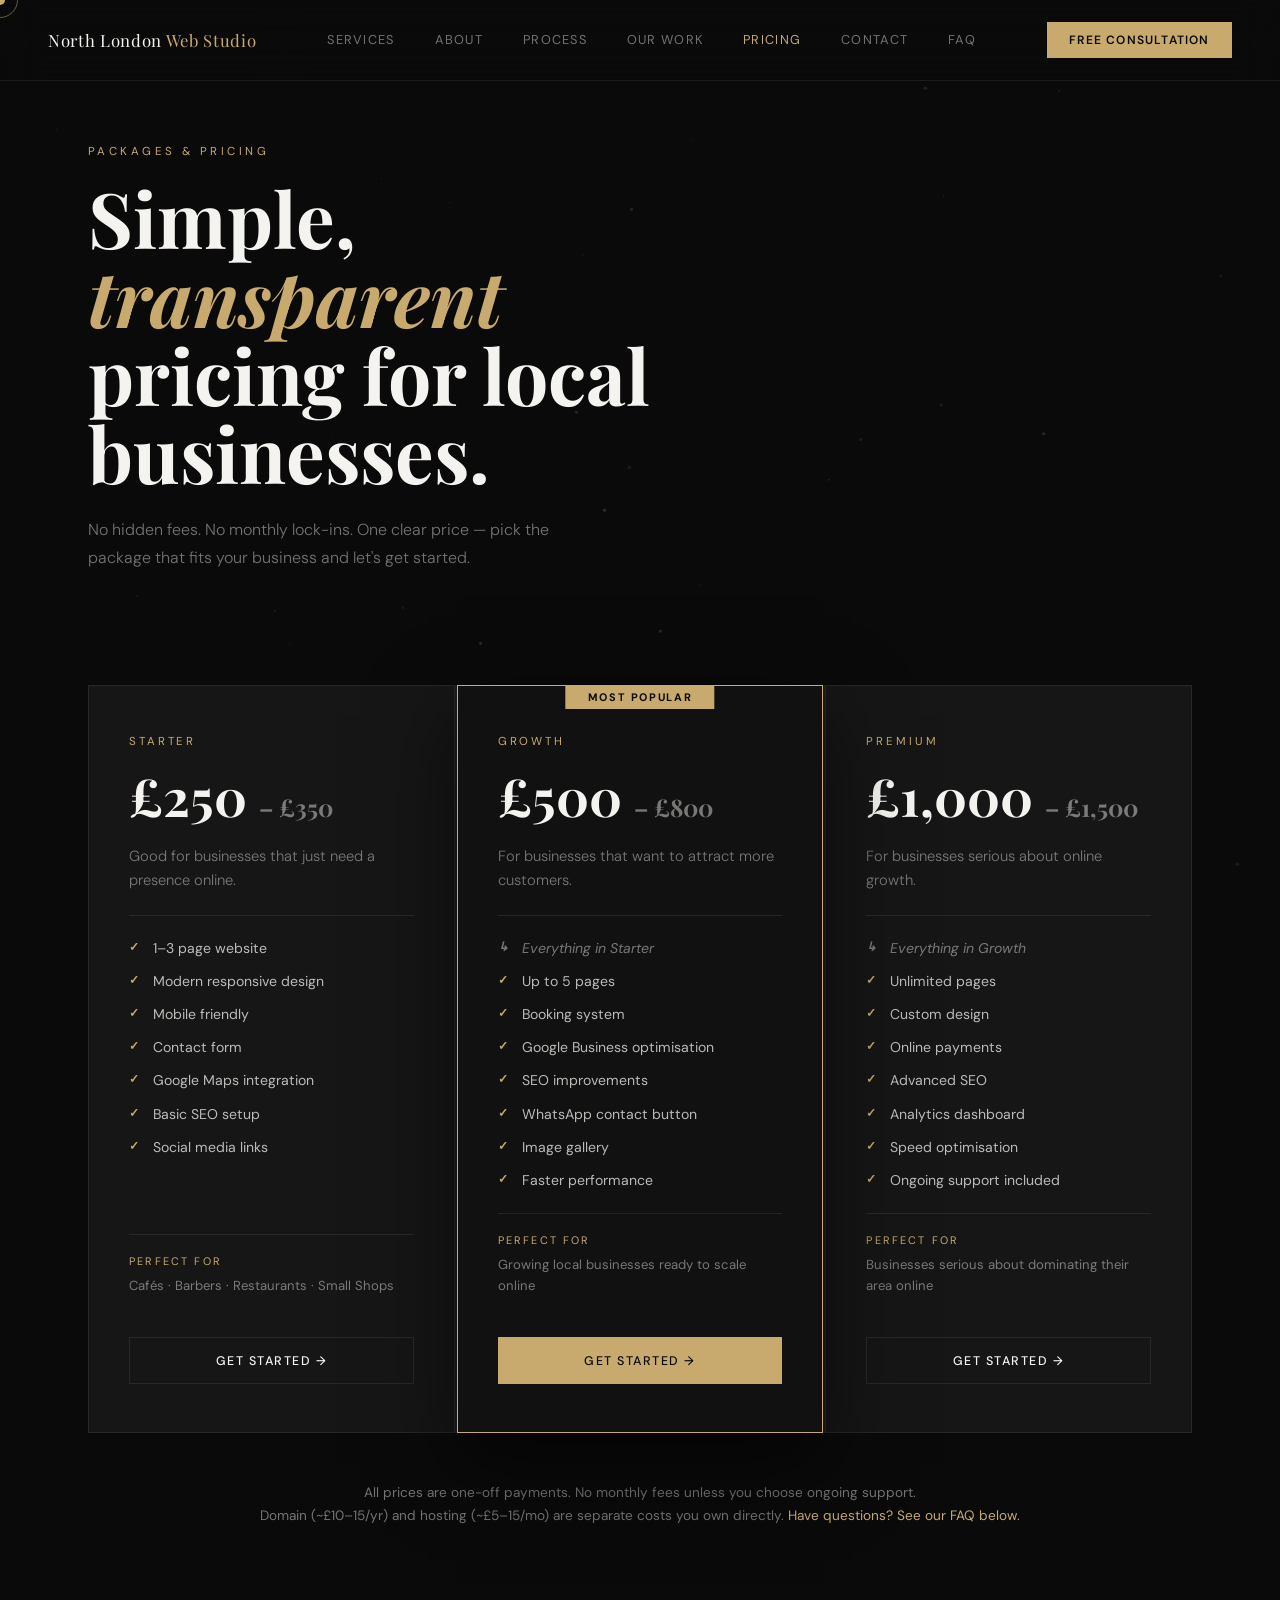
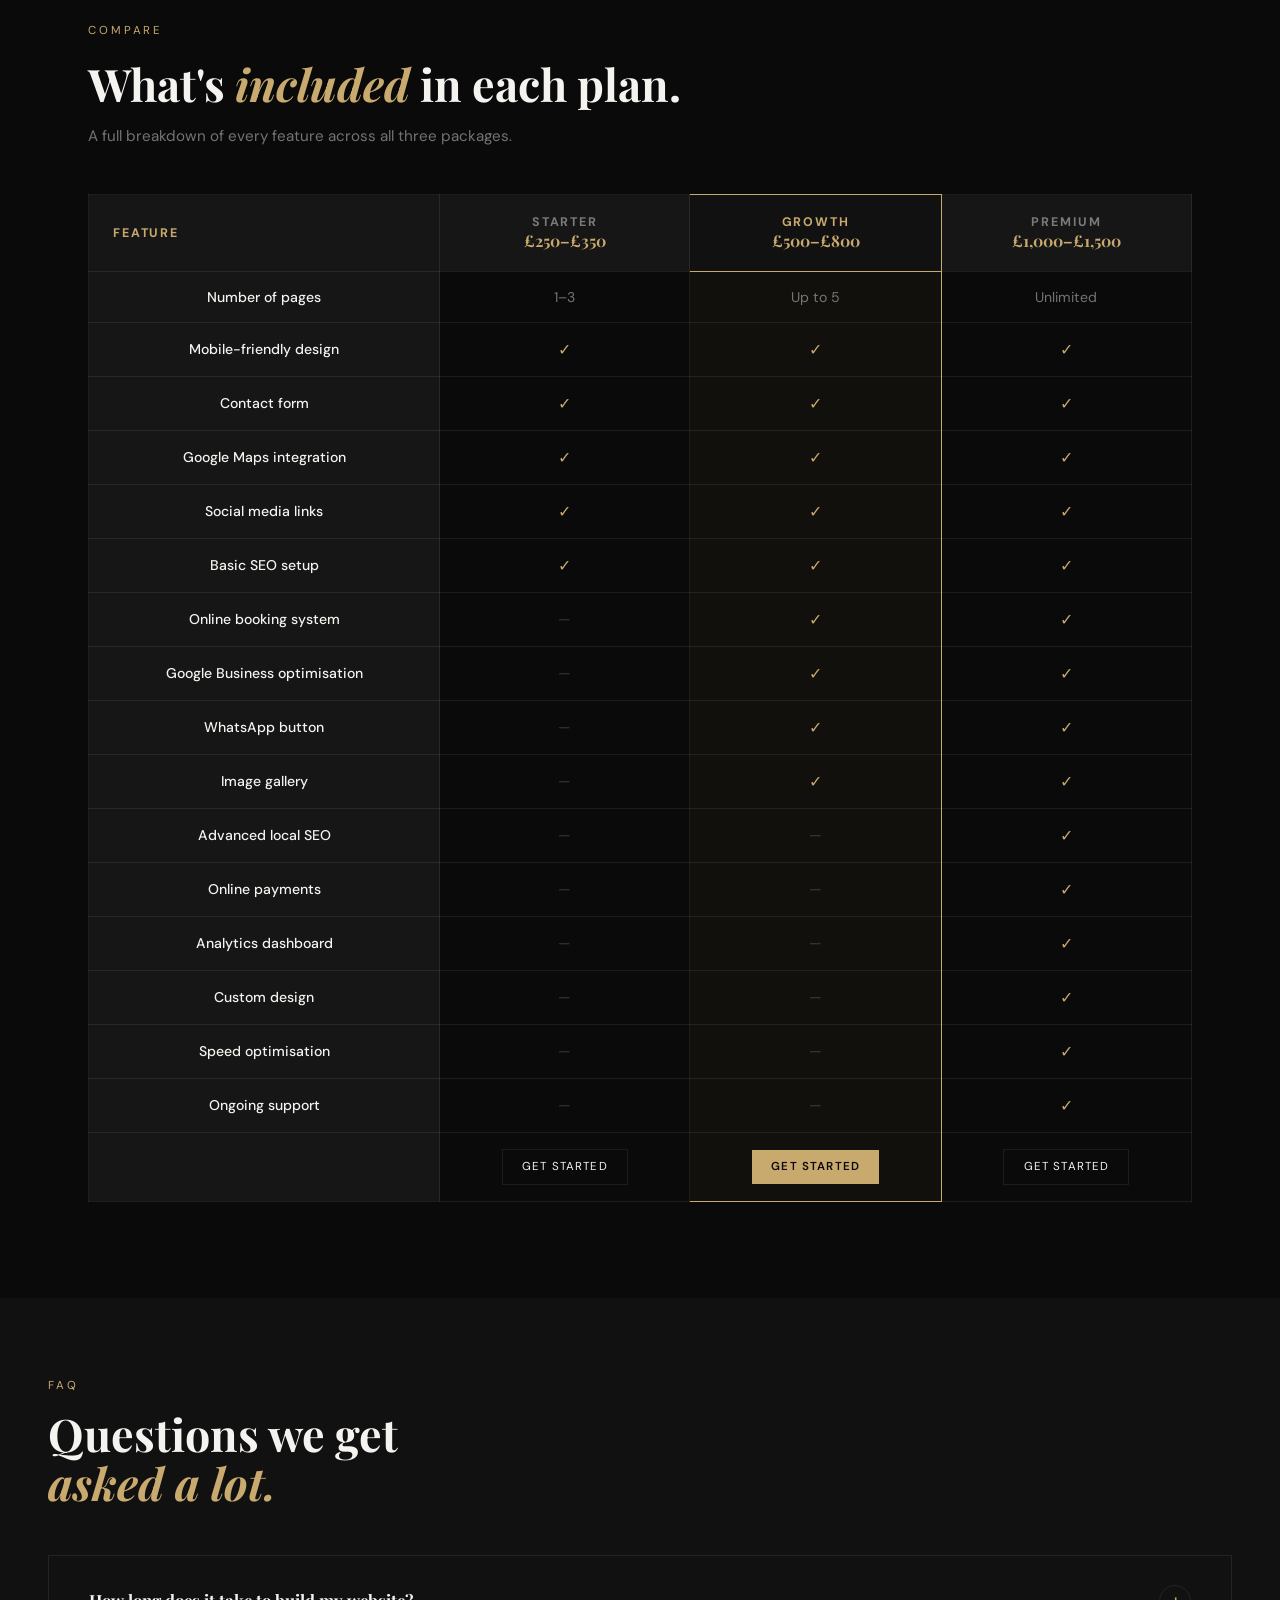
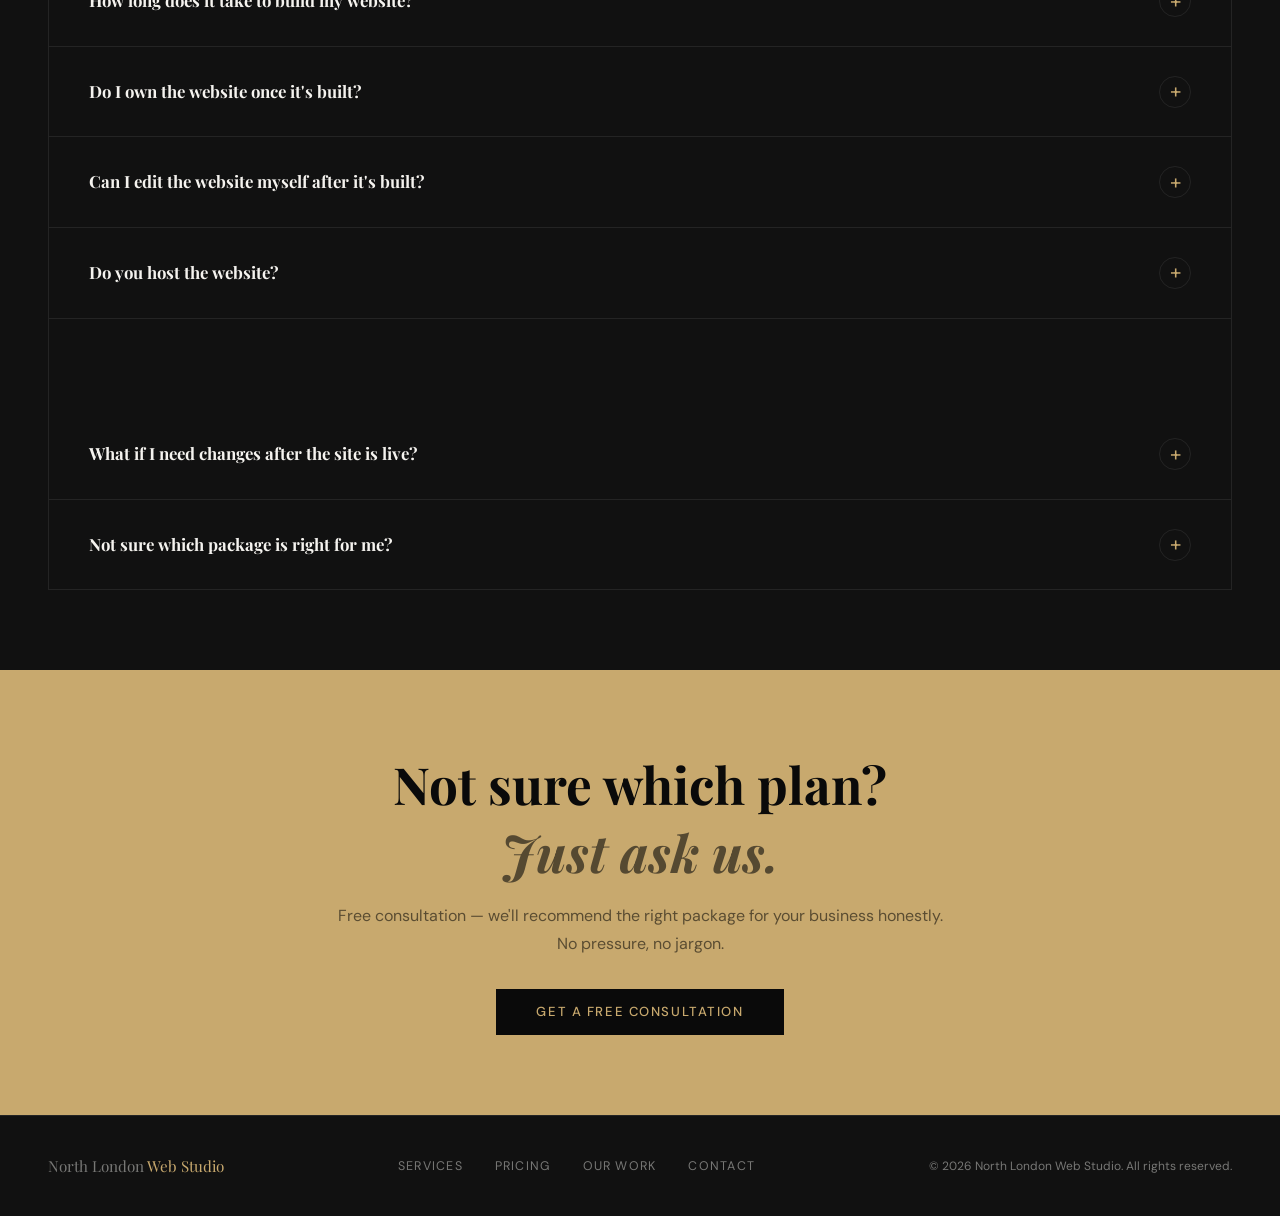
<file: packages.html>
<!DOCTYPE html>
<html lang="en">
<head>
  <meta charset="UTF-8"/>
  <meta name="viewport" content="width=device-width,initial-scale=1.0"/>
  <title>Packages & Pricing — North London Web Studio</title>
  <meta name="description" content="Simple, transparent pricing for local businesses. Starter, Growth and Premium website packages from North London Web Studio."/>
  <link href="https://fonts.googleapis.com/css2?family=Playfair+Display:ital,wght@0,400;0,700;0,900;1,400;1,700&family=DM+Sans:wght@300;400;500&display=swap" rel="stylesheet"/>
  <style>
  *,*::before,*::after{box-sizing:border-box;margin:0;padding:0}
  :root{
    --black:#0a0a0a;
    --off-black:#111111;
    --panel:#161616;
    --card:#1a1a1a;
    --border:rgba(255,255,255,0.08);
    --gold:#c8a96e;
    --gold-light:#e8c98e;
    --white:#f5f3ef;
    --muted:rgba(245,243,239,0.45);
  }
  html{scroll-behavior:smooth}
  body{font-family:'DM Sans',sans-serif;background:var(--black);color:var(--white);overflow-x:hidden;cursor:none}
  a{color:inherit;text-decoration:none}

  /* --- Cursor --- */
  .cursor{position:fixed;width:10px;height:10px;background:var(--gold);border-radius:50%;pointer-events:none;z-index:9999;transform:translate(-50%,-50%);transition:width .3s,height .3s,opacity .3s}
  .cursor-ring{position:fixed;width:36px;height:36px;border:1px solid rgba(200,169,110,.5);border-radius:50%;pointer-events:none;z-index:9998;transform:translate(-50%,-50%);transition:width .3s,height .3s}

  /* --- Canvas --- */
  #canvas{position:fixed;top:0;left:0;width:100%;height:100%;pointer-events:none;z-index:0;opacity:0.35}

  /* --- Nav --- */
  nav{position:fixed;top:0;left:0;right:0;z-index:200;padding:1.4rem 3rem;display:flex;justify-content:space-between;align-items:center;background:rgba(10,10,10,.9);backdrop-filter:blur(20px);border-bottom:1px solid var(--border)}
  .nav-logo{font-family:'Playfair Display',serif;font-size:1.05rem;letter-spacing:.04em;color:var(--white)}
  .nav-logo span{color:var(--gold)}
  .nav-links{display:flex;gap:2.5rem;list-style:none;font-size:.8rem;letter-spacing:.1em;text-transform:uppercase;color:var(--muted)}
  .nav-links a{transition:color .3s;cursor:none}
  .nav-links a:hover{color:var(--gold)}
  .nav-links a.active{color:var(--gold)}
  .nav-cta{padding:.6rem 1.4rem;background:var(--gold);color:var(--black);font-size:.75rem;font-weight:600;letter-spacing:.1em;text-transform:uppercase;border:none;cursor:none;font-family:'DM Sans',sans-serif;transition:background .3s}
  .nav-cta:hover{background:var(--gold-light)}

  /* --- Hero --- */
  .hero{position:relative;z-index:1;padding:9rem 3rem 5rem;max-width:1200px;margin:0 auto}
  .hero-eyebrow{font-size:.72rem;letter-spacing:.3em;text-transform:uppercase;color:var(--gold);margin-bottom:1.2rem;opacity:0;animation:fadeUp .8s .3s forwards}
  .hero-h1{font-family:'Playfair Display',serif;font-size:clamp(2.8rem,6vw,6rem);font-weight:700;line-height:1.02;max-width:700px;margin-bottom:1.5rem;opacity:0;animation:fadeUp .9s .5s forwards}
  .hero-h1 em{font-style:italic;color:var(--gold)}
  .hero-sub{font-size:1rem;font-weight:300;color:var(--muted);max-width:520px;line-height:1.8;opacity:0;animation:fadeUp .9s .7s forwards}

  /* --- Pricing Grid --- */
  .pricing-wrap{position:relative;z-index:1;max-width:1200px;margin:0 auto;padding:2rem 3rem 6rem}
  .pricing-grid{display:grid;grid-template-columns:repeat(3,1fr);gap:2px;background:var(--border)}
  .pricing-card{background:var(--panel);padding:3rem 2.5rem;border:1px solid var(--border);position:relative;display:flex;flex-direction:column;gap:1.4rem;transition:border-color .4s;cursor:none}
  .pricing-card:hover{border-color:rgba(200,169,110,.3)}
  .pricing-featured{background:var(--off-black);border-color:var(--gold)!important;transform:translateY(-10px);box-shadow:0 30px 80px rgba(0,0,0,.6);z-index:2}
  .pricing-featured:hover{border-color:var(--gold-light)!important}

  .pricing-popular{position:absolute;top:-1px;left:50%;transform:translateX(-50%);background:var(--gold);color:var(--black);font-size:.68rem;font-weight:700;letter-spacing:.15em;text-transform:uppercase;padding:.3rem 1.4rem;white-space:nowrap}

  .pricing-badge{font-size:.72rem;letter-spacing:.25em;text-transform:uppercase;color:var(--gold)}
  .pricing-price{font-family:'Playfair Display',serif;font-size:3.2rem;font-weight:700;color:var(--white);line-height:1}
  .pricing-price .range{font-size:1.5rem;color:var(--muted)}
  .pricing-tagline{font-size:.92rem;font-weight:300;color:var(--muted);line-height:1.6;padding-bottom:1.4rem;border-bottom:1px solid var(--border)}

  .pricing-features{list-style:none;display:flex;flex-direction:column;gap:.75rem;flex:1}
  .pricing-features li{font-size:.88rem;color:rgba(245,243,239,.75);padding-left:1.5rem;position:relative;line-height:1.5}
  .pricing-features li::before{content:'✓';position:absolute;left:0;color:var(--gold);font-weight:700;font-size:.78rem}
  .pricing-features li.inherit{color:var(--muted);font-style:italic}
  .pricing-features li.inherit::before{content:'↳';color:var(--muted)}

  .pricing-perfect{padding:1.2rem 0;border-top:1px solid var(--border);display:flex;flex-direction:column;gap:.4rem}
  .perfect-label{font-size:.68rem;letter-spacing:.2em;text-transform:uppercase;color:var(--gold)}
  .perfect-list{font-size:.82rem;color:var(--muted);line-height:1.6}

  .pricing-cta{display:block;text-align:center;padding:.9rem 2rem;border:1px solid var(--border);color:var(--white);font-size:.78rem;font-weight:500;letter-spacing:.12em;text-transform:uppercase;cursor:none;transition:border-color .3s,color .3s,background .3s,transform .2s;font-family:'DM Sans',sans-serif}
  .pricing-cta:hover{border-color:var(--gold);color:var(--gold);transform:translateY(-2px)}
  .pricing-cta-featured{background:var(--gold);border-color:var(--gold);color:var(--black)}
  .pricing-cta-featured:hover{background:var(--gold-light);border-color:var(--gold-light);color:var(--black)}

  /* --- Note --- */
  .pricing-note{text-align:center;font-size:.85rem;color:var(--muted);margin-top:3rem;line-height:1.7}
  .pricing-note a{color:var(--gold);transition:opacity .3s}
  .pricing-note a:hover{opacity:.7}

  /* --- Compare Table --- */
  .compare-wrap{position:relative;z-index:1;max-width:1200px;margin:0 auto;padding:0 3rem 6rem}
  .compare-title{font-family:'Playfair Display',serif;font-size:clamp(2rem,3.5vw,3rem);font-weight:700;margin-bottom:.8rem}
  .compare-title em{font-style:italic;color:var(--gold)}
  .compare-sub{font-size:.95rem;color:var(--muted);margin-bottom:3rem}
  .compare-table{width:100%;border-collapse:collapse;border:1px solid var(--border)}
  .compare-table th{background:var(--panel);padding:1.2rem 1.5rem;text-align:center;font-size:.78rem;letter-spacing:.15em;text-transform:uppercase;color:var(--muted);border:1px solid var(--border)}
  .compare-table th.th-feature{text-align:left;color:var(--gold)}
  .compare-table th.th-featured{background:var(--off-black);color:var(--gold);border-color:var(--gold)}
  .compare-table td{padding:1rem 1.5rem;border:1px solid var(--border);font-size:.88rem;vertical-align:middle}
  .compare-table td.td-feature{color:var(--white);font-weight:500;background:var(--panel)}
  .compare-table td.td-featured{background:rgba(200,169,110,.04);border-left-color:var(--gold);border-right-color:var(--gold)}
  .compare-table tr:last-child td.td-featured{border-bottom-color:var(--gold)}
  .compare-table td{text-align:center;color:var(--muted)}
  .check{color:var(--gold);font-size:1rem}
  .cross{color:rgba(245,243,239,.2);font-size:.9rem}
  .compare-table tr:hover td{background:rgba(200,169,110,.03)}
  .compare-table tr:hover td.td-feature{background:rgba(200,169,110,.06)}
  .compare-table tr:hover td.td-featured{background:rgba(200,169,110,.08)}

  /* --- FAQ Strip --- */
  .faq-strip{position:relative;z-index:1;background:var(--off-black);padding:5rem 3rem}
  .faq-inner{max-width:1200px;margin:0 auto}
  .section-label{font-size:.72rem;letter-spacing:.25em;text-transform:uppercase;color:var(--gold);margin-bottom:1rem}
  .section-title{font-family:'Playfair Display',serif;font-size:clamp(2rem,3.5vw,3rem);font-weight:700;line-height:1.1;margin-bottom:3rem}
  .section-title em{font-style:italic;color:var(--gold)}
  .faq-grid{display:flex;flex-direction:column;border:1px solid var(--border)}
  .faq-item{border-bottom:1px solid var(--border)}
  .faq-item:last-child{border-bottom:none}
  .faq-question{width:100%;display:flex;justify-content:space-between;align-items:center;gap:2rem;padding:1.8rem 2.5rem;background:transparent;border:none;cursor:none;text-align:left;transition:background .3s;font-family:'DM Sans',sans-serif}
  .faq-question:hover{background:rgba(200,169,110,.04)}
  .faq-question span{font-family:'Playfair Display',serif;font-size:1.05rem;font-weight:700;color:var(--white);line-height:1.4}
  .faq-icon{width:32px;height:32px;border:1px solid var(--border);border-radius:50%;display:flex;align-items:center;justify-content:center;color:var(--gold);font-size:1.3rem;flex-shrink:0;transition:transform .35s,background .3s,border-color .3s;line-height:1}
  .faq-item.open .faq-icon{transform:rotate(45deg);background:var(--gold);border-color:var(--gold);color:var(--black)}
  .faq-item.open .faq-question{background:rgba(200,169,110,.05)}
  .faq-answer{max-height:0;overflow:hidden;transition:max-height .4s ease,padding .4s ease;padding:0 2.5rem}
  .faq-item.open .faq-answer{max-height:300px;padding:0 2.5rem 1.8rem}
  .faq-answer p{font-size:.92rem;color:var(--muted);line-height:1.8;font-weight:300;border-left:2px solid var(--gold);padding-left:1.2rem}
  .faq-answer p strong{color:var(--white);font-weight:500}

  /* --- CTA Strip --- */
  .cta-strip{position:relative;z-index:1;background:var(--gold);padding:5rem 3rem;text-align:center}
  .cta-h2{font-family:'Playfair Display',serif;font-size:clamp(2rem,4vw,3.5rem);font-weight:700;color:var(--black);margin-bottom:1rem}
  .cta-h2 em{font-style:italic;opacity:.6}
  .cta-sub{font-size:1rem;color:rgba(0,0,0,.55);margin-bottom:2rem;line-height:1.7}
  .btn-dark{display:inline-block;padding:.9rem 2.5rem;background:var(--black);color:var(--gold);font-size:.82rem;font-weight:500;letter-spacing:.12em;text-transform:uppercase;border:none;cursor:none;transition:background .3s,transform .2s;font-family:'DM Sans',sans-serif}
  .btn-dark:hover{background:#1a1a1a;transform:translateY(-2px)}

  /* --- Footer --- */
  footer{position:relative;z-index:1;background:var(--off-black);border-top:1px solid var(--border);padding:2.5rem 3rem;display:flex;justify-content:space-between;align-items:center;flex-wrap:wrap;gap:1rem}
  .f-logo{font-family:'Playfair Display',serif;font-size:.95rem;color:var(--muted)}
  .f-logo span{color:var(--gold)}
  .f-links{display:flex;gap:2rem}
  .f-links a{font-size:.78rem;letter-spacing:.1em;text-transform:uppercase;color:var(--muted);transition:color .3s;cursor:none}
  .f-links a:hover{color:var(--gold)}
  .f-copy{font-size:.75rem;color:var(--muted)}

  /* --- Reveal --- */
  .reveal{opacity:0;transform:translateY(20px);transition:opacity .7s ease,transform .7s ease}
  .reveal.visible{opacity:1;transform:translateY(0)}

  /* --- Keyframes --- */
  @keyframes fadeUp{from{opacity:0;transform:translateY(28px)}to{opacity:1;transform:translateY(0)}}

  /* --- Responsive --- */
  @media(max-width:980px){
    nav{padding:1.2rem 1.5rem}
    .nav-links{display:none}
    .pricing-grid{grid-template-columns:1fr;background:transparent}
    .pricing-featured{transform:none;box-shadow:none}
    .pricing-wrap,.compare-wrap,.faq-strip,.hero{padding-left:1.5rem;padding-right:1.5rem}
    .compare-table{font-size:.78rem}
    footer{flex-direction:column;align-items:flex-start}
    .f-links{display:none}
  }
  @media(max-width:600px){
    body{cursor:auto}
    .cursor,.cursor-ring{display:none}
    .compare-wrap{display:none}
  }
  </style>
</head>
<body>

  <div class="cursor" id="cursor"></div>
  <div class="cursor-ring" id="cursorRing"></div>
  <canvas id="canvas"></canvas>

  <nav>
    <a class="nav-logo" href="index.html">North London <span>Web Studio</span></a>
    <ul class="nav-links">
      <li><a href="index.html#services">Services</a></li>
      <li><a href="index.html#about">About</a></li>
      <li><a href="index.html#process">Process</a></li>
      <li><a href="portfolio.html">Our Work</a></li>
      <li><a href="packages.html" class="active">Pricing</a></li>
      <li><a href="index.html#contact">Contact</a></li>
      <li><a href="index.html#faq">FAQ</a></li>
    </ul>
    <a class="nav-cta" href="index.html#contact">Free Consultation</a>
  </nav>

  <!-- HERO -->
  <div class="hero">
    <p class="hero-eyebrow">Packages & Pricing</p>
    <h1 class="hero-h1">Simple, <em>transparent</em><br>pricing for local<br>businesses.</h1>
    <p class="hero-sub">No hidden fees. No monthly lock-ins. One clear price — pick the package that fits your business and let's get started.</p>
  </div>

  <!-- PRICING CARDS -->
  <div class="pricing-wrap">
    <div class="pricing-grid">

      <!-- STARTER -->
      <div class="pricing-card reveal">
        <div class="pricing-badge">Starter</div>
        <div class="pricing-price">£250 <span class="range">– £350</span></div>
        <p class="pricing-tagline">Good for businesses that just need a presence online.</p>
        <ul class="pricing-features">
          <li>1–3 page website</li>
          <li>Modern responsive design</li>
          <li>Mobile friendly</li>
          <li>Contact form</li>
          <li>Google Maps integration</li>
          <li>Basic SEO setup</li>
          <li>Social media links</li>
        </ul>
        <div class="pricing-perfect">
          <span class="perfect-label">Perfect for</span>
          <span class="perfect-list">Cafés · Barbers · Restaurants · Small Shops</span>
        </div>
        <a class="pricing-cta" href="index.html#contact">Get Started →</a>
      </div>

      <!-- GROWTH -->
      <div class="pricing-card pricing-featured reveal">
        <div class="pricing-popular">Most Popular</div>
        <div class="pricing-badge">Growth</div>
        <div class="pricing-price">£500 <span class="range">– £800</span></div>
        <p class="pricing-tagline">For businesses that want to attract more customers.</p>
        <ul class="pricing-features">
          <li class="inherit">Everything in Starter</li>
          <li>Up to 5 pages</li>
          <li>Booking system</li>
          <li>Google Business optimisation</li>
          <li>SEO improvements</li>
          <li>WhatsApp contact button</li>
          <li>Image gallery</li>
          <li>Faster performance</li>
        </ul>
        <div class="pricing-perfect">
          <span class="perfect-label">Perfect for</span>
          <span class="perfect-list">Growing local businesses ready to scale online</span>
        </div>
        <a class="pricing-cta pricing-cta-featured" href="index.html#contact">Get Started →</a>
      </div>

      <!-- PREMIUM -->
      <div class="pricing-card reveal">
        <div class="pricing-badge">Premium</div>
        <div class="pricing-price">£1,000 <span class="range">– £1,500</span></div>
        <p class="pricing-tagline">For businesses serious about online growth.</p>
        <ul class="pricing-features">
          <li class="inherit">Everything in Growth</li>
          <li>Unlimited pages</li>
          <li>Custom design</li>
          <li>Online payments</li>
          <li>Advanced SEO</li>
          <li>Analytics dashboard</li>
          <li>Speed optimisation</li>
          <li>Ongoing support included</li>
        </ul>
        <div class="pricing-perfect">
          <span class="perfect-label">Perfect for</span>
          <span class="perfect-list">Businesses serious about dominating their area online</span>
        </div>
        <a class="pricing-cta" href="index.html#contact">Get Started →</a>
      </div>

    </div>
    <p class="pricing-note reveal">All prices are one-off payments. No monthly fees unless you choose ongoing support.<br>Domain (~£10–15/yr) and hosting (~£5–15/mo) are separate costs you own directly. <a href="#faq">Have questions? See our FAQ below.</a></p>
  </div>

  <!-- COMPARE TABLE -->
  <div class="compare-wrap">
    <p class="section-label reveal">Compare</p>
    <h2 class="compare-title reveal">What's <em>included</em> in each plan.</h2>
    <p class="compare-sub reveal">A full breakdown of every feature across all three packages.</p>
    <table class="compare-table reveal">
      <thead>
        <tr>
          <th class="th-feature">Feature</th>
          <th>Starter<br><span style="color:var(--gold);font-family:'Playfair Display',serif;font-size:1rem;font-weight:700;letter-spacing:0">£250–£350</span></th>
          <th class="th-featured">Growth<br><span style="color:var(--gold);font-family:'Playfair Display',serif;font-size:1rem;font-weight:700;letter-spacing:0">£500–£800</span></th>
          <th>Premium<br><span style="color:var(--gold);font-family:'Playfair Display',serif;font-size:1rem;font-weight:700;letter-spacing:0">£1,000–£1,500</span></th>
        </tr>
      </thead>
      <tbody>
        <tr><td class="td-feature">Number of pages</td><td>1–3</td><td class="td-featured">Up to 5</td><td>Unlimited</td></tr>
        <tr><td class="td-feature">Mobile-friendly design</td><td><span class="check">✓</span></td><td class="td-featured"><span class="check">✓</span></td><td><span class="check">✓</span></td></tr>
        <tr><td class="td-feature">Contact form</td><td><span class="check">✓</span></td><td class="td-featured"><span class="check">✓</span></td><td><span class="check">✓</span></td></tr>
        <tr><td class="td-feature">Google Maps integration</td><td><span class="check">✓</span></td><td class="td-featured"><span class="check">✓</span></td><td><span class="check">✓</span></td></tr>
        <tr><td class="td-feature">Social media links</td><td><span class="check">✓</span></td><td class="td-featured"><span class="check">✓</span></td><td><span class="check">✓</span></td></tr>
        <tr><td class="td-feature">Basic SEO setup</td><td><span class="check">✓</span></td><td class="td-featured"><span class="check">✓</span></td><td><span class="check">✓</span></td></tr>
        <tr><td class="td-feature">Online booking system</td><td><span class="cross">—</span></td><td class="td-featured"><span class="check">✓</span></td><td><span class="check">✓</span></td></tr>
        <tr><td class="td-feature">Google Business optimisation</td><td><span class="cross">—</span></td><td class="td-featured"><span class="check">✓</span></td><td><span class="check">✓</span></td></tr>
        <tr><td class="td-feature">WhatsApp button</td><td><span class="cross">—</span></td><td class="td-featured"><span class="check">✓</span></td><td><span class="check">✓</span></td></tr>
        <tr><td class="td-feature">Image gallery</td><td><span class="cross">—</span></td><td class="td-featured"><span class="check">✓</span></td><td><span class="check">✓</span></td></tr>
        <tr><td class="td-feature">Advanced local SEO</td><td><span class="cross">—</span></td><td class="td-featured"><span class="cross">—</span></td><td><span class="check">✓</span></td></tr>
        <tr><td class="td-feature">Online payments</td><td><span class="cross">—</span></td><td class="td-featured"><span class="cross">—</span></td><td><span class="check">✓</span></td></tr>
        <tr><td class="td-feature">Analytics dashboard</td><td><span class="cross">—</span></td><td class="td-featured"><span class="cross">—</span></td><td><span class="check">✓</span></td></tr>
        <tr><td class="td-feature">Custom design</td><td><span class="cross">—</span></td><td class="td-featured"><span class="cross">—</span></td><td><span class="check">✓</span></td></tr>
        <tr><td class="td-feature">Speed optimisation</td><td><span class="cross">—</span></td><td class="td-featured"><span class="cross">—</span></td><td><span class="check">✓</span></td></tr>
        <tr><td class="td-feature">Ongoing support</td><td><span class="cross">—</span></td><td class="td-featured"><span class="cross">—</span></td><td><span class="check">✓</span></td></tr>
        <tr>
          <td class="td-feature"></td>
          <td><a href="index.html#contact" style="display:inline-block;padding:.6rem 1.2rem;border:1px solid var(--border);color:var(--white);font-size:.72rem;letter-spacing:.1em;text-transform:uppercase;transition:all .3s" onmouseover="this.style.borderColor='var(--gold)';this.style.color='var(--gold)'" onmouseout="this.style.borderColor='var(--border)';this.style.color='var(--white)'">Get Started</a></td>
          <td class="td-featured"><a href="index.html#contact" style="display:inline-block;padding:.6rem 1.2rem;background:var(--gold);color:var(--black);font-size:.72rem;font-weight:600;letter-spacing:.1em;text-transform:uppercase;transition:opacity .3s" onmouseover="this.style.opacity='.85'" onmouseout="this.style.opacity='1'">Get Started</a></td>
          <td><a href="index.html#contact" style="display:inline-block;padding:.6rem 1.2rem;border:1px solid var(--border);color:var(--white);font-size:.72rem;letter-spacing:.1em;text-transform:uppercase;transition:all .3s" onmouseover="this.style.borderColor='var(--gold)';this.style.color='var(--gold)'" onmouseout="this.style.borderColor='var(--border)';this.style.color='var(--white)'">Get Started</a></td>
        </tr>
      </tbody>
    </table>
  </div>

  <!-- FAQ -->
  <div class="faq-strip" id="faq">
    <div class="faq-inner">
      <p class="section-label reveal">FAQ</p>
      <h2 class="section-title reveal">Questions we get<br><em>asked a lot.</em></h2>
      <div class="faq-grid">
        <div class="faq-item reveal">
          <button class="faq-question" onclick="toggleFaq(this)"><span>How long does it take to build my website?</span><div class="faq-icon">+</div></button>
          <div class="faq-answer"><p>Most websites are completed within <strong>5–14 days</strong> depending on the package and how quickly you can provide content. Starter sites are usually done in under a week. We'll always give you a clear timeline before we start.</p></div>
        </div>
        <div class="faq-item reveal">
          <button class="faq-question" onclick="toggleFaq(this)"><span>Do I own the website once it's built?</span><div class="faq-icon">+</div></button>
          <div class="faq-answer"><p><strong>Yes, 100%.</strong> Once you've paid, the website is yours. We hand over all the files, logins and access. You're never locked into us — you can take the site anywhere you like.</p></div>
        </div>
        <div class="faq-item reveal">
          <button class="faq-question" onclick="toggleFaq(this)"><span>Can I edit the website myself after it's built?</span><div class="faq-icon">+</div></button>
          <div class="faq-answer"><p>Yes. We can build your site with a simple CMS so you can update text, photos and menus without any technical knowledge. Or if you prefer, we can handle all updates for you — just ask.</p></div>
        </div>
        <div class="faq-item reveal">
          <button class="faq-question" onclick="toggleFaq(this)"><span>Do you host the website?</span><div class="faq-icon">+</div></button>
          <div class="faq-answer"><p>We can set up hosting for you and recommend the best providers for your budget — typically <strong>£5–£15/month</strong>. We'll handle the full setup so you don't have to worry about the technical side. You own the hosting account directly.</p></div>
        </div>
        <div class="faq-item reveal">
          <button class="faq-question" onclick="toggleFaq(this)"><span>Are there any hidden fees or monthly costs?</span><div class="faq-icon">+</div></button>
          <div class="faq-answer"><p><strong>No hidden fees.</strong> Our prices are one-off payments. The only ongoing costs are your domain name (around £10–£15/year) and hosting (£5–£15/month) — both of which you control directly.</p></div>
        </div>
        <div class="faq-item reveal">
          <button class="faq-question" onclick="toggleFaq(this)"><span>What if I need changes after the site is live?</span><div class="faq-icon">+</div></button>
          <div class="faq-answer"><p>Small tweaks after launch are included. For bigger changes or ongoing updates, we offer affordable support packages — or we can quote per task. We're always just a message away.</p></div>
        </div>
        <div class="faq-item reveal">
          <button class="faq-question" onclick="toggleFaq(this)"><span>Not sure which package is right for me?</span><div class="faq-icon">+</div></button>
          <div class="faq-answer"><p>No problem — just <strong>get in touch for a free consultation</strong>. We'll listen to what you need, ask a few questions and recommend the right package honestly. No pressure, no sales pitch.</p></div>
        </div>
      </div>
    </div>
  </div>

  <!-- CTA -->
  <div class="cta-strip">
    <h2 class="cta-h2">Not sure which plan?<br><em>Just ask us.</em></h2>
    <p class="cta-sub">Free consultation — we'll recommend the right package for your business honestly.<br>No pressure, no jargon.</p>
    <a class="btn-dark" href="index.html#contact">Get a Free Consultation</a>
  </div>

  <footer>
    <div class="f-logo">North London <span>Web Studio</span></div>
    <div class="f-links">
      <a href="index.html#services">Services</a>
      <a href="packages.html">Pricing</a>
      <a href="portfolio.html">Our Work</a>
      <a href="index.html#contact">Contact</a>
    </div>
    <div class="f-copy">© <span id="year"></span> North London Web Studio. All rights reserved.</div>
  </footer>

  <script>
  /* --- Cursor --- */
  const cursor = document.getElementById('cursor');
  const ring   = document.getElementById('cursorRing');
  let mx=0,my=0,rx=0,ry=0;
  document.addEventListener('mousemove',e=>{mx=e.clientX;my=e.clientY});
  function animateCursor(){
    cursor.style.left=mx+'px';cursor.style.top=my+'px';
    rx+=(mx-rx)*.12;ry+=(my-ry)*.12;
    ring.style.left=rx+'px';ring.style.top=ry+'px';
    requestAnimationFrame(animateCursor);
  }
  animateCursor();
  document.querySelectorAll('a,button,.pricing-card').forEach(el=>{
    el.addEventListener('mouseenter',()=>{cursor.style.width='18px';cursor.style.height='18px';cursor.style.opacity='.7';ring.style.width='52px';ring.style.height='52px'});
    el.addEventListener('mouseleave',()=>{cursor.style.width='10px';cursor.style.height='10px';cursor.style.opacity='1';ring.style.width='36px';ring.style.height='36px'});
  });

  /* --- Particles --- */
  const canvas=document.getElementById('canvas');
  const ctx=canvas.getContext('2d');
  function resizeCanvas(){canvas.width=window.innerWidth;canvas.height=window.innerHeight}
  resizeCanvas();window.addEventListener('resize',resizeCanvas);
  const particles=Array.from({length:55},()=>({x:Math.random()*canvas.width,y:Math.random()*canvas.height,r:Math.random()*1.5+.3,vx:(Math.random()-.5)*.3,vy:(Math.random()-.5)*.3,alpha:Math.random()*.5+.1}));
  function drawParticles(){
    ctx.clearRect(0,0,canvas.width,canvas.height);
    particles.forEach(p=>{
      p.x+=p.vx;p.y+=p.vy;
      if(p.x<0)p.x=canvas.width;if(p.x>canvas.width)p.x=0;
      if(p.y<0)p.y=canvas.height;if(p.y>canvas.height)p.y=0;
      ctx.beginPath();ctx.arc(p.x,p.y,p.r,0,Math.PI*2);
      ctx.fillStyle=`rgba(200,169,110,${p.alpha})`;ctx.fill();
    });
    for(let i=0;i<particles.length;i++){
      for(let j=i+1;j<particles.length;j++){
        const dx=particles[i].x-particles[j].x,dy=particles[i].y-particles[j].y;
        const dist=Math.sqrt(dx*dx+dy*dy);
        if(dist<120){ctx.beginPath();ctx.moveTo(particles[i].x,particles[i].y);ctx.lineTo(particles[j].x,particles[j].y);ctx.strokeStyle=`rgba(200,169,110,${.08*(1-dist/120)})`;ctx.lineWidth=.5;ctx.stroke()}
      }
    }
    requestAnimationFrame(drawParticles);
  }
  drawParticles();

  /* --- Reveal --- */
  const obs=new IntersectionObserver(entries=>entries.forEach((e,i)=>{if(e.isIntersecting){setTimeout(()=>e.target.classList.add('visible'),i*80);obs.unobserve(e.target)}}),{threshold:.1});
  document.querySelectorAll('.reveal').forEach(el=>obs.observe(el));

  /* --- FAQ --- */
  function toggleFaq(btn){
    const item=btn.closest('.faq-item');
    const isOpen=item.classList.contains('open');
    document.querySelectorAll('.faq-item.open').forEach(el=>el.classList.remove('open'));
    if(!isOpen)item.classList.add('open');
  }

  /* --- Footer Year --- */
  document.getElementById('year').textContent=new Date().getFullYear();
  </script>
</body>
</html>
</file>
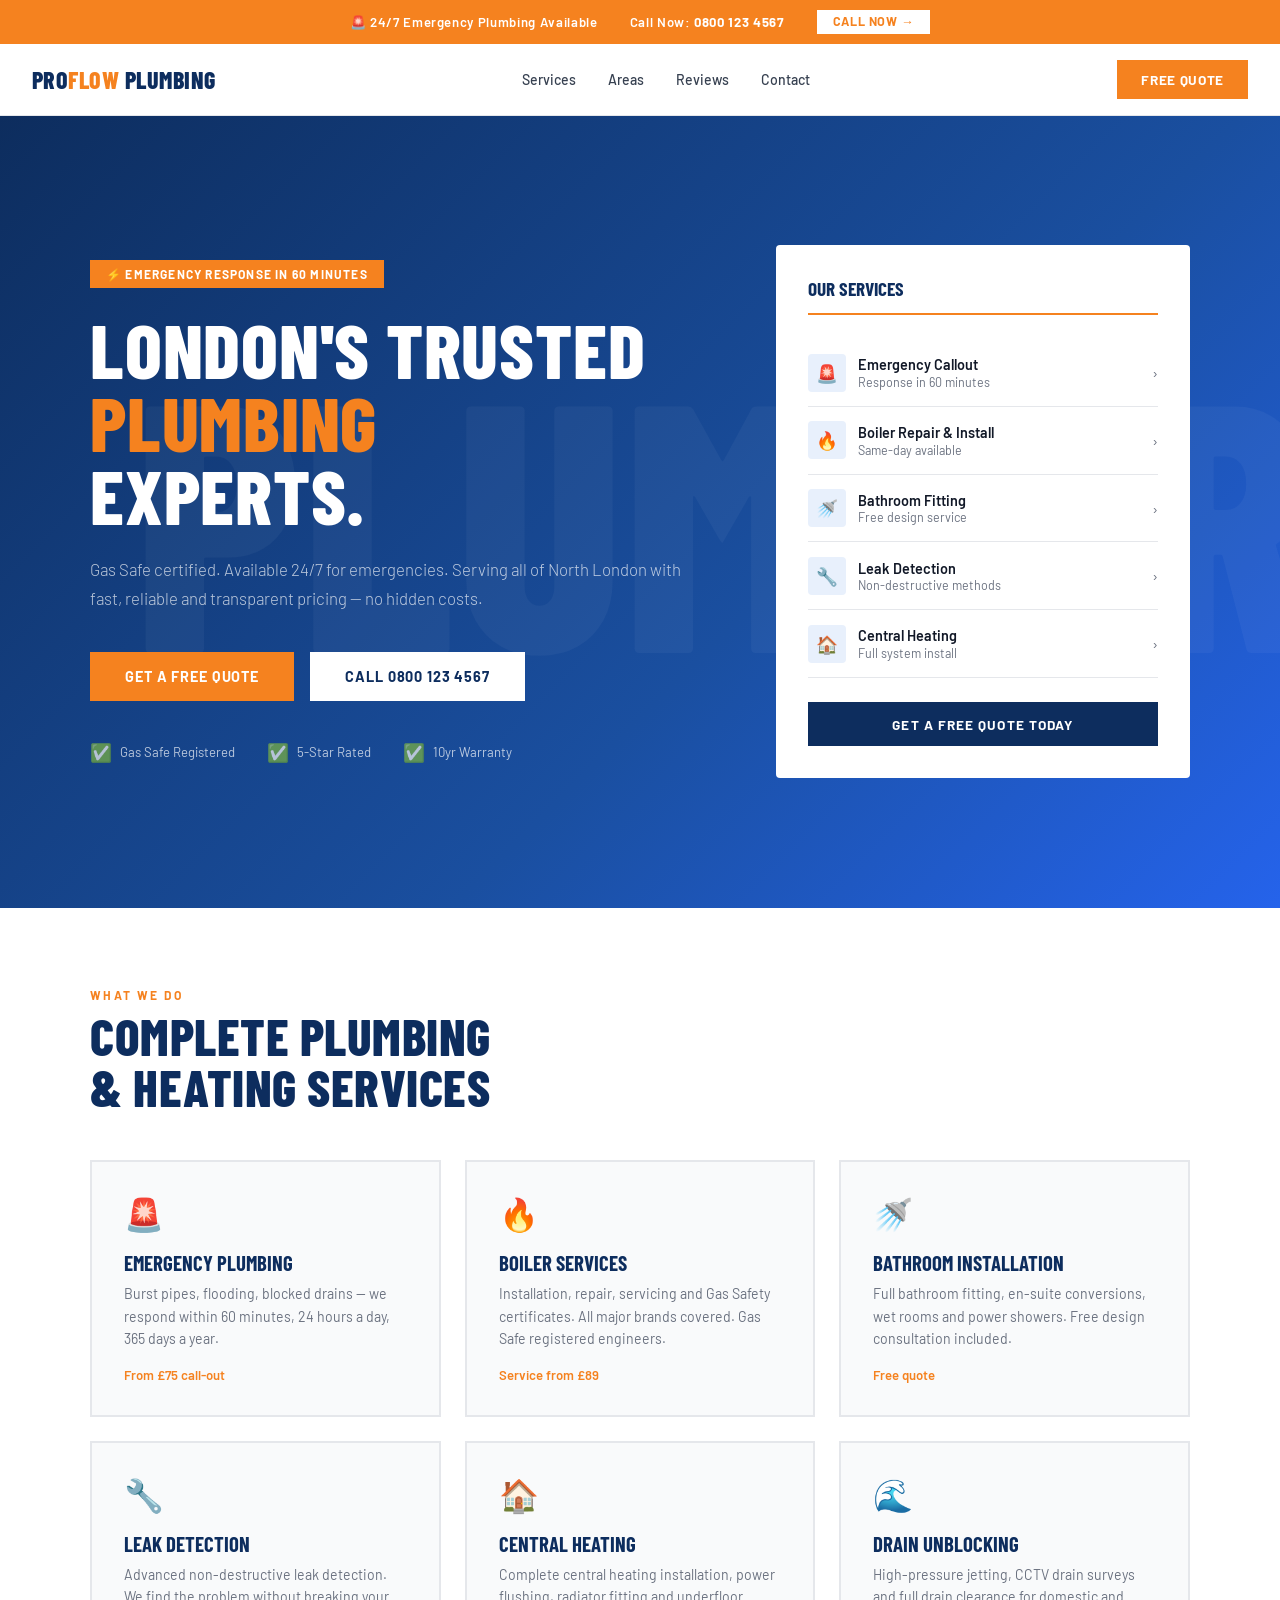
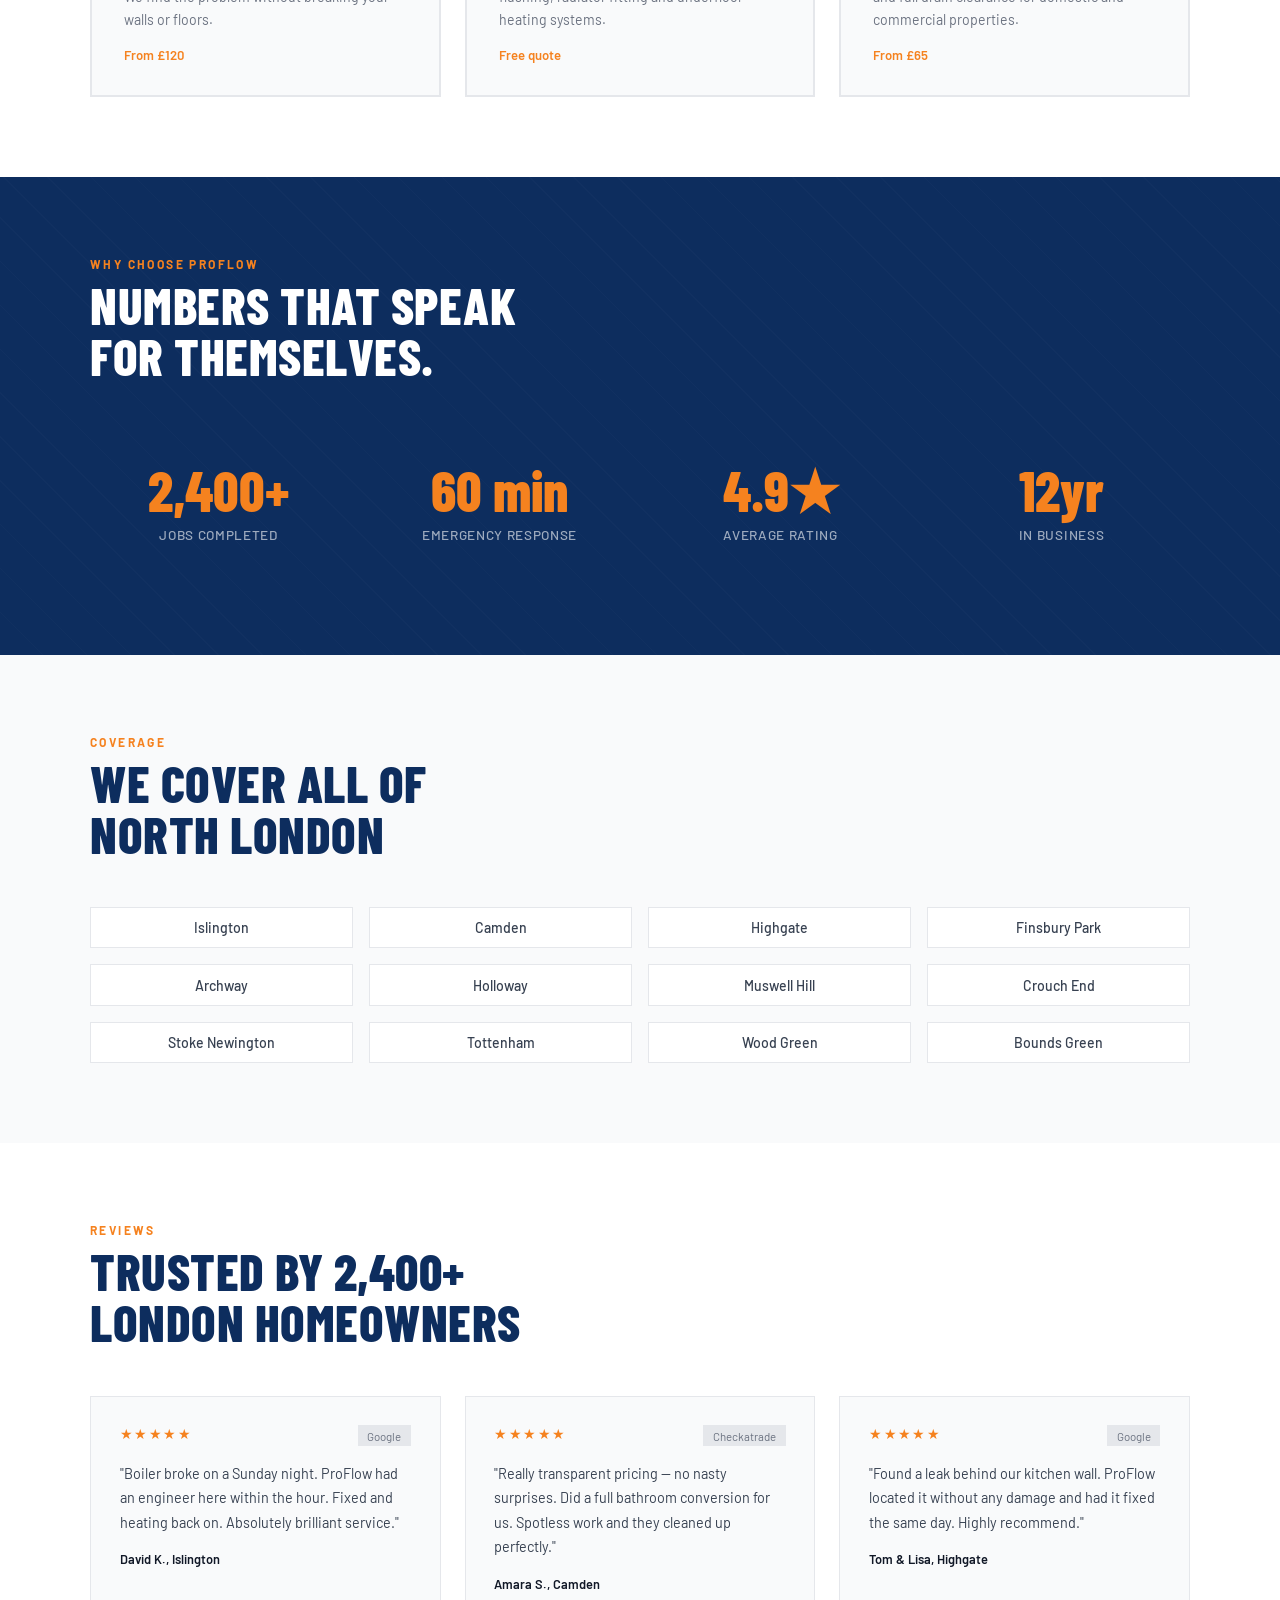
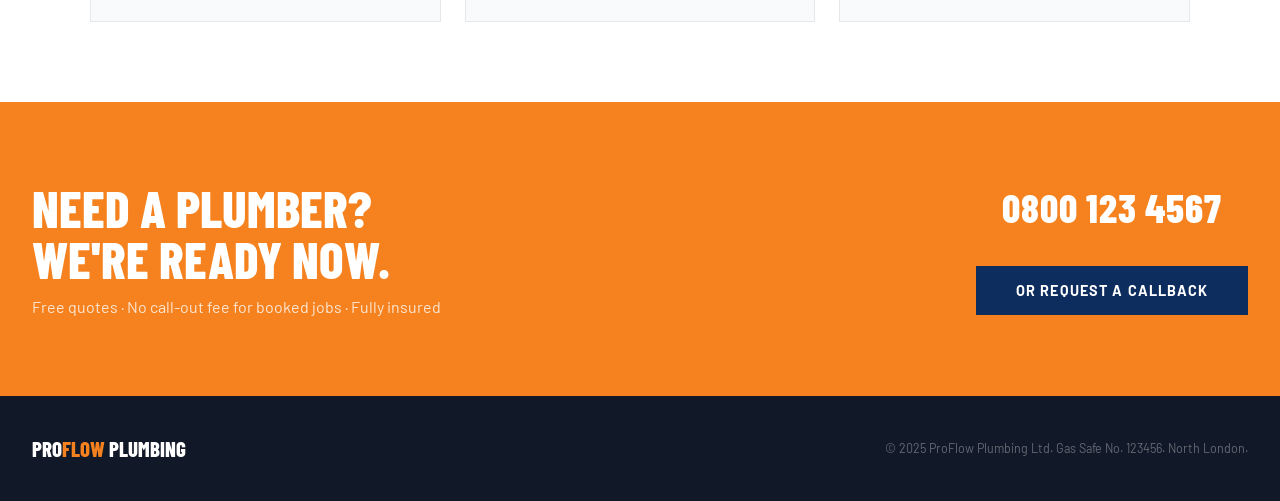
<file: plumber.html>
<!DOCTYPE html>
<html lang="en">
<head>
<meta charset="UTF-8"/>
<meta name="viewport" content="width=device-width,initial-scale=1.0"/>
<title>ProFlow Plumbing — London Plumbers</title>
<link href="https://fonts.googleapis.com/css2?family=Barlow+Condensed:wght@400;600;700;800&family=Barlow:wght@300;400;500&display=swap" rel="stylesheet"/>
<style>
*,*::before,*::after{box-sizing:border-box;margin:0;padding:0}
:root{
  --blue:#1a4fa0;
  --dark-blue:#0d2d5e;
  --light-blue:#e8f0fc;
  --orange:#f5821f;
  --dark:#111827;
  --mid:#374151;
  --muted:#6b7280;
  --border:#e5e7eb;
  --bg:#f9fafb;
  --white:#ffffff;
}
html{scroll-behavior:smooth}
body{font-family:'Barlow',sans-serif;background:var(--bg);color:var(--dark);overflow-x:hidden}
a{color:inherit;text-decoration:none}

/* EMERGENCY BANNER */
.emergency-bar{background:var(--orange);padding:.6rem 2rem;display:flex;justify-content:center;gap:2rem;align-items:center;flex-wrap:wrap}
.emergency-bar span{font-size:.82rem;font-weight:600;letter-spacing:.05em;color:#fff}
.emergency-bar a{background:#fff;color:var(--orange);padding:.3rem 1rem;font-size:.78rem;font-weight:700;letter-spacing:.05em}

/* NAV */
nav{background:#fff;border-bottom:1px solid var(--border);padding:0 2rem;display:flex;justify-content:space-between;align-items:center;min-height:72px;position:sticky;top:0;z-index:100}
.nav-logo{font-family:'Barlow Condensed',sans-serif;font-size:1.5rem;font-weight:800;letter-spacing:.02em;color:var(--dark-blue);text-transform:uppercase}
.nav-logo span{color:var(--orange)}
.nav-links{display:flex;gap:2rem;font-size:.88rem;font-weight:500;color:var(--mid)}
.nav-links a:hover{color:var(--blue)}
.nav-cta{padding:.7rem 1.5rem;background:var(--orange);color:#fff;font-size:.85rem;font-weight:700;letter-spacing:.05em;text-transform:uppercase;border:none;cursor:pointer;font-family:'Barlow',sans-serif;transition:background .3s}
.nav-cta:hover{background:#e06b0a}

/* HERO */
.hero{background:linear-gradient(135deg,var(--dark-blue) 0%,var(--blue) 60%,#2563eb 100%);min-height:88vh;display:flex;align-items:center;position:relative;overflow:hidden;padding:4rem 2rem}
.hero-bg-text{position:absolute;right:-2rem;top:50%;transform:translateY(-50%);font-family:'Barlow Condensed',sans-serif;font-size:22rem;font-weight:800;color:rgba(255,255,255,.04);line-height:1;user-select:none;white-space:nowrap}
.hero-container{max-width:1100px;margin:0 auto;width:100%;display:grid;grid-template-columns:1.2fr 0.8fr;gap:4rem;align-items:center;position:relative;z-index:2}
.hero-badge{display:inline-flex;align-items:center;gap:.5rem;background:var(--orange);color:#fff;padding:.4rem 1rem;font-size:.75rem;font-weight:700;letter-spacing:.1em;text-transform:uppercase;margin-bottom:1.5rem}
.hero-h1{font-family:'Barlow Condensed',sans-serif;font-size:clamp(3rem,6vw,6rem);font-weight:800;line-height:.95;color:#fff;text-transform:uppercase;letter-spacing:.01em;margin-bottom:1.5rem}
.hero-h1 span{color:var(--orange)}
.hero-sub{font-size:1.05rem;font-weight:300;color:rgba(255,255,255,.7);line-height:1.7;margin-bottom:2.5rem}
.hero-btns{display:flex;gap:1rem;flex-wrap:wrap}
.btn-orange{padding:1rem 2.2rem;background:var(--orange);color:#fff;font-size:.9rem;font-weight:700;letter-spacing:.06em;text-transform:uppercase;border:none;cursor:pointer;font-family:'Barlow',sans-serif;transition:background .3s}
.btn-orange:hover{background:#e06b0a}
.btn-white{padding:1rem 2.2rem;background:#fff;color:var(--dark-blue);font-size:.9rem;font-weight:700;letter-spacing:.06em;text-transform:uppercase;border:none;cursor:pointer;font-family:'Barlow',sans-serif;transition:opacity .3s}
.btn-white:hover{opacity:.9}
.hero-trust{display:flex;gap:2rem;margin-top:2.5rem}
.trust-item{display:flex;align-items:center;gap:.5rem;font-size:.82rem;color:rgba(255,255,255,.7)}
.trust-icon{font-size:1.1rem}

.hero-card{background:#fff;padding:2rem;border-radius:4px}
.hcard-title{font-family:'Barlow Condensed',sans-serif;font-size:1.2rem;font-weight:700;text-transform:uppercase;color:var(--dark-blue);margin-bottom:1.5rem;padding-bottom:.8rem;border-bottom:2px solid var(--orange)}
.hcard-service{display:flex;align-items:center;gap:.8rem;padding:.9rem 0;border-bottom:1px solid var(--border);cursor:pointer;transition:color .2s}
.hcard-service:last-child{border-bottom:none}
.hcard-service:hover .hs-name{color:var(--orange)}
.hs-icon{width:38px;height:38px;background:var(--light-blue);border-radius:4px;display:flex;align-items:center;justify-content:center;font-size:1.1rem;flex-shrink:0}
.hs-name{font-weight:600;font-size:.9rem;color:var(--dark)}
.hs-time{font-size:.78rem;color:var(--muted);margin-top:.1rem}
.hs-arrow{margin-left:auto;color:var(--muted);font-size:1rem}
.hcard-cta{margin-top:1.5rem;display:block;width:100%;padding:.85rem;background:var(--dark-blue);color:#fff;text-align:center;font-size:.85rem;font-weight:700;letter-spacing:.08em;text-transform:uppercase;border:none;cursor:pointer;font-family:'Barlow',sans-serif;transition:background .3s}
.hcard-cta:hover{background:var(--blue)}

/* SERVICES */
.services{padding:5rem 2rem;background:#fff}
.container{max-width:1100px;margin:0 auto}
.sec-label{font-size:.75rem;font-weight:700;letter-spacing:.2em;text-transform:uppercase;color:var(--orange);margin-bottom:.5rem}
.sec-h2{font-family:'Barlow Condensed',sans-serif;font-size:clamp(2rem,4vw,3.2rem);font-weight:800;text-transform:uppercase;color:var(--dark-blue);line-height:1;margin-bottom:3rem;letter-spacing:.01em}
.services-grid{display:grid;grid-template-columns:repeat(3,1fr);gap:1.5rem}
.scard{padding:2rem;border:2px solid var(--border);background:var(--bg);transition:all .3s;cursor:default}
.scard:hover{border-color:var(--blue);background:#fff;transform:translateY(-3px)}
.scard-icon{font-size:2rem;margin-bottom:1rem}
.scard-name{font-family:'Barlow Condensed',sans-serif;font-size:1.3rem;font-weight:700;text-transform:uppercase;color:var(--dark-blue);margin-bottom:.5rem}
.scard-desc{font-size:.88rem;color:var(--muted);line-height:1.6}
.scard-price{margin-top:1rem;font-size:.82rem;font-weight:600;color:var(--orange)}

/* WHY US */
.why{padding:5rem 2rem;background:var(--dark-blue);position:relative;overflow:hidden}
.why::before{content:'';position:absolute;inset:0;background:repeating-linear-gradient(45deg,transparent,transparent 30px,rgba(255,255,255,.015) 30px,rgba(255,255,255,.015) 31px)}
.why .sec-label{color:var(--orange)}
.why .sec-h2{color:#fff}
.why-grid{display:grid;grid-template-columns:repeat(4,1fr);gap:1.5rem;margin-top:3rem}
.why-item{text-align:center;padding:2rem 1rem}
.why-num{font-family:'Barlow Condensed',sans-serif;font-size:3.5rem;font-weight:800;color:var(--orange);line-height:1}
.why-label{font-size:.85rem;font-weight:500;color:rgba(255,255,255,.6);margin-top:.5rem;text-transform:uppercase;letter-spacing:.05em}

/* AREAS */
.areas{padding:5rem 2rem;background:var(--bg)}
.areas-list{display:grid;grid-template-columns:repeat(4,1fr);gap:1rem;margin-top:2rem}
.area-pill{padding:.7rem 1.2rem;background:#fff;border:1px solid var(--border);font-size:.88rem;font-weight:500;color:var(--mid);text-align:center;transition:all .3s}
.area-pill:hover{border-color:var(--blue);color:var(--blue)}

/* REVIEWS */
.reviews{padding:5rem 2rem;background:#fff}
.reviews-grid{display:grid;grid-template-columns:repeat(3,1fr);gap:1.5rem;margin-top:3rem}
.rcard{padding:1.8rem;border:1px solid var(--border);background:var(--bg)}
.rcard-top{display:flex;justify-content:space-between;align-items:start;margin-bottom:1rem}
.rcard-stars{color:var(--orange);font-size:.9rem;letter-spacing:.1em}
.rcard-source{font-size:.72rem;color:var(--muted);background:var(--border);padding:.2rem .6rem}
.rcard-text{font-size:.9rem;color:var(--mid);line-height:1.7;margin-bottom:1rem}
.rcard-author{font-size:.8rem;font-weight:600;color:var(--dark)}

/* CTA */
.cta-section{padding:5rem 2rem;background:var(--orange);display:grid;grid-template-columns:1fr auto;gap:3rem;align-items:center}
.cta-title{font-family:'Barlow Condensed',sans-serif;font-size:clamp(2rem,4vw,3.5rem);font-weight:800;text-transform:uppercase;color:#fff;line-height:1}
.cta-sub{font-size:1rem;color:rgba(255,255,255,.8);margin-top:.8rem}
.cta-contact{text-align:center}
.cta-phone{font-family:'Barlow Condensed',sans-serif;font-size:2.5rem;font-weight:800;color:#fff;display:block;letter-spacing:.02em}
.btn-dark{padding:1rem 2.5rem;background:var(--dark-blue);color:#fff;font-size:.9rem;font-weight:700;letter-spacing:.08em;text-transform:uppercase;border:none;cursor:pointer;font-family:'Barlow',sans-serif;margin-top:1rem;transition:background .3s}
.btn-dark:hover{background:var(--blue)}

/* FOOTER */
footer{background:var(--dark);padding:2.5rem 2rem;display:flex;justify-content:space-between;align-items:center}
.f-logo{font-family:'Barlow Condensed',sans-serif;font-size:1.3rem;font-weight:800;text-transform:uppercase;color:#fff}
.f-logo span{color:var(--orange)}
.f-copy{font-size:.78rem;color:rgba(255,255,255,.35)}

.reveal{opacity:0;transform:translateY(18px);transition:opacity .6s ease,transform .6s ease}
.reveal.visible{opacity:1;transform:translateY(0)}

@media(max-width:768px){
  nav{padding:0 1rem}.nav-links{display:none}
  .hero{padding:2rem 1rem}.hero-container{grid-template-columns:1fr}.hero-card{display:none}
  .hero-bg-text{display:none}
  .services-grid,.reviews-grid,.why-grid,.areas-list{grid-template-columns:1fr 1fr}
  .services,.reviews,.why,.areas,.cta-section{padding:3rem 1rem}
  .cta-section{grid-template-columns:1fr;text-align:center}
  footer{flex-direction:column;gap:1rem;text-align:center}
}
</style>
</head>
<body>
<div class="emergency-bar">
  <span>🚨 24/7 Emergency Plumbing Available</span>
  <span>Call Now: <strong>0800 123 4567</strong></span>
  <a href="tel:08001234567">CALL NOW →</a>
</div>

<nav>
  <div class="nav-logo">Pro<span>Flow</span> Plumbing</div>
  <div class="nav-links">
    <a href="#services">Services</a>
    <a href="#areas">Areas</a>
    <a href="#reviews">Reviews</a>
    <a href="#contact">Contact</a>
  </div>
  <button class="nav-cta">Free Quote</button>
</nav>

<section class="hero">
  <div class="hero-bg-text">PLUMBER</div>
  <div class="hero-container">
    <div>
      <div class="hero-badge">⚡ Emergency Response in 60 Minutes</div>
      <h1 class="hero-h1">London's Trusted<br><span>Plumbing</span><br>Experts.</h1>
      <p class="hero-sub">Gas Safe certified. Available 24/7 for emergencies. Serving all of North London with fast, reliable and transparent pricing — no hidden costs.</p>
      <div class="hero-btns">
        <button class="btn-orange">Get a Free Quote</button>
        <button class="btn-white">Call 0800 123 4567</button>
      </div>
      <div class="hero-trust">
        <div class="trust-item"><span class="trust-icon">✅</span> Gas Safe Registered</div>
        <div class="trust-item"><span class="trust-icon">✅</span> 5-Star Rated</div>
        <div class="trust-item"><span class="trust-icon">✅</span> 10yr Warranty</div>
      </div>
    </div>
    <div class="hero-card">
      <h3 class="hcard-title">Our Services</h3>
      <div class="hcard-service"><div class="hs-icon">🚨</div><div><div class="hs-name">Emergency Callout</div><div class="hs-time">Response in 60 minutes</div></div><span class="hs-arrow">›</span></div>
      <div class="hcard-service"><div class="hs-icon">🔥</div><div><div class="hs-name">Boiler Repair & Install</div><div class="hs-time">Same-day available</div></div><span class="hs-arrow">›</span></div>
      <div class="hcard-service"><div class="hs-icon">🚿</div><div><div class="hs-name">Bathroom Fitting</div><div class="hs-time">Free design service</div></div><span class="hs-arrow">›</span></div>
      <div class="hcard-service"><div class="hs-icon">🔧</div><div><div class="hs-name">Leak Detection</div><div class="hs-time">Non-destructive methods</div></div><span class="hs-arrow">›</span></div>
      <div class="hcard-service"><div class="hs-icon">🏠</div><div><div class="hs-name">Central Heating</div><div class="hs-time">Full system install</div></div><span class="hs-arrow">›</span></div>
      <button class="hcard-cta">Get a Free Quote Today</button>
    </div>
  </div>
</section>

<section id="services" class="services">
  <div class="container">
    <p class="sec-label reveal">What We Do</p>
    <h2 class="sec-h2 reveal">Complete Plumbing<br>& Heating Services</h2>
    <div class="services-grid">
      <div class="scard reveal"><div class="scard-icon">🚨</div><h3 class="scard-name">Emergency Plumbing</h3><p class="scard-desc">Burst pipes, flooding, blocked drains — we respond within 60 minutes, 24 hours a day, 365 days a year.</p><p class="scard-price">From £75 call-out</p></div>
      <div class="scard reveal"><div class="scard-icon">🔥</div><h3 class="scard-name">Boiler Services</h3><p class="scard-desc">Installation, repair, servicing and Gas Safety certificates. All major brands covered. Gas Safe registered engineers.</p><p class="scard-price">Service from £89</p></div>
      <div class="scard reveal"><div class="scard-icon">🚿</div><h3 class="scard-name">Bathroom Installation</h3><p class="scard-desc">Full bathroom fitting, en-suite conversions, wet rooms and power showers. Free design consultation included.</p><p class="scard-price">Free quote</p></div>
      <div class="scard reveal"><div class="scard-icon">🔧</div><h3 class="scard-name">Leak Detection</h3><p class="scard-desc">Advanced non-destructive leak detection. We find the problem without breaking your walls or floors.</p><p class="scard-price">From £120</p></div>
      <div class="scard reveal"><div class="scard-icon">🏠</div><h3 class="scard-name">Central Heating</h3><p class="scard-desc">Complete central heating installation, power flushing, radiator fitting and underfloor heating systems.</p><p class="scard-price">Free quote</p></div>
      <div class="scard reveal"><div class="scard-icon">🌊</div><h3 class="scard-name">Drain Unblocking</h3><p class="scard-desc">High-pressure jetting, CCTV drain surveys and full drain clearance for domestic and commercial properties.</p><p class="scard-price">From £65</p></div>
    </div>
  </div>
</section>

<section class="why">
  <div class="container">
    <p class="sec-label">Why Choose ProFlow</p>
    <h2 class="sec-h2 reveal">Numbers that speak<br>for themselves.</h2>
    <div class="why-grid">
      <div class="why-item reveal"><div class="why-num">2,400+</div><div class="why-label">Jobs Completed</div></div>
      <div class="why-item reveal"><div class="why-num">60 min</div><div class="why-label">Emergency Response</div></div>
      <div class="why-item reveal"><div class="why-num">4.9★</div><div class="why-label">Average Rating</div></div>
      <div class="why-item reveal"><div class="why-num">12yr</div><div class="why-label">In Business</div></div>
    </div>
  </div>
</section>

<section id="areas" class="areas">
  <div class="container">
    <p class="sec-label reveal">Coverage</p>
    <h2 class="sec-h2 reveal">We Cover All of<br>North London</h2>
    <div class="areas-list">
      <div class="area-pill reveal">Islington</div><div class="area-pill reveal">Camden</div><div class="area-pill reveal">Highgate</div><div class="area-pill reveal">Finsbury Park</div>
      <div class="area-pill reveal">Archway</div><div class="area-pill reveal">Holloway</div><div class="area-pill reveal">Muswell Hill</div><div class="area-pill reveal">Crouch End</div>
      <div class="area-pill reveal">Stoke Newington</div><div class="area-pill reveal">Tottenham</div><div class="area-pill reveal">Wood Green</div><div class="area-pill reveal">Bounds Green</div>
    </div>
  </div>
</section>

<section id="reviews" class="reviews">
  <div class="container">
    <p class="sec-label reveal">Reviews</p>
    <h2 class="sec-h2 reveal">Trusted by 2,400+<br>London Homeowners</h2>
    <div class="reviews-grid">
      <div class="rcard reveal"><div class="rcard-top"><span class="rcard-stars">★★★★★</span><span class="rcard-source">Google</span></div><p class="rcard-text">"Boiler broke on a Sunday night. ProFlow had an engineer here within the hour. Fixed and heating back on. Absolutely brilliant service."</p><div class="rcard-author">David K., Islington</div></div>
      <div class="rcard reveal"><div class="rcard-top"><span class="rcard-stars">★★★★★</span><span class="rcard-source">Checkatrade</span></div><p class="rcard-text">"Really transparent pricing — no nasty surprises. Did a full bathroom conversion for us. Spotless work and they cleaned up perfectly."</p><div class="rcard-author">Amara S., Camden</div></div>
      <div class="rcard reveal"><div class="rcard-top"><span class="rcard-stars">★★★★★</span><span class="rcard-source">Google</span></div><p class="rcard-text">"Found a leak behind our kitchen wall. ProFlow located it without any damage and had it fixed the same day. Highly recommend."</p><div class="rcard-author">Tom & Lisa, Highgate</div></div>
    </div>
  </div>
</section>

<section id="contact" class="cta-section">
  <div class="reveal">
    <h2 class="cta-title">Need a plumber?<br>We're ready now.</h2>
    <p class="cta-sub">Free quotes · No call-out fee for booked jobs · Fully insured</p>
  </div>
  <div class="cta-contact reveal">
    <span class="cta-phone">0800 123 4567</span>
    <br>
    <button class="btn-dark">Or Request a Callback</button>
  </div>
</section>

<footer>
  <div class="f-logo">Pro<span>Flow</span> Plumbing</div>
  <div class="f-copy">© 2025 ProFlow Plumbing Ltd. Gas Safe No. 123456. North London.</div>
</footer>

<script>
const obs=new IntersectionObserver(e=>e.forEach(x=>{if(x.isIntersecting)x.target.classList.add('visible')}),{threshold:.1});
document.querySelectorAll('.reveal').forEach((el,i)=>{el.style.transitionDelay=i*.06+'s';obs.observe(el)});
</script>
</body>
</html>
</file>
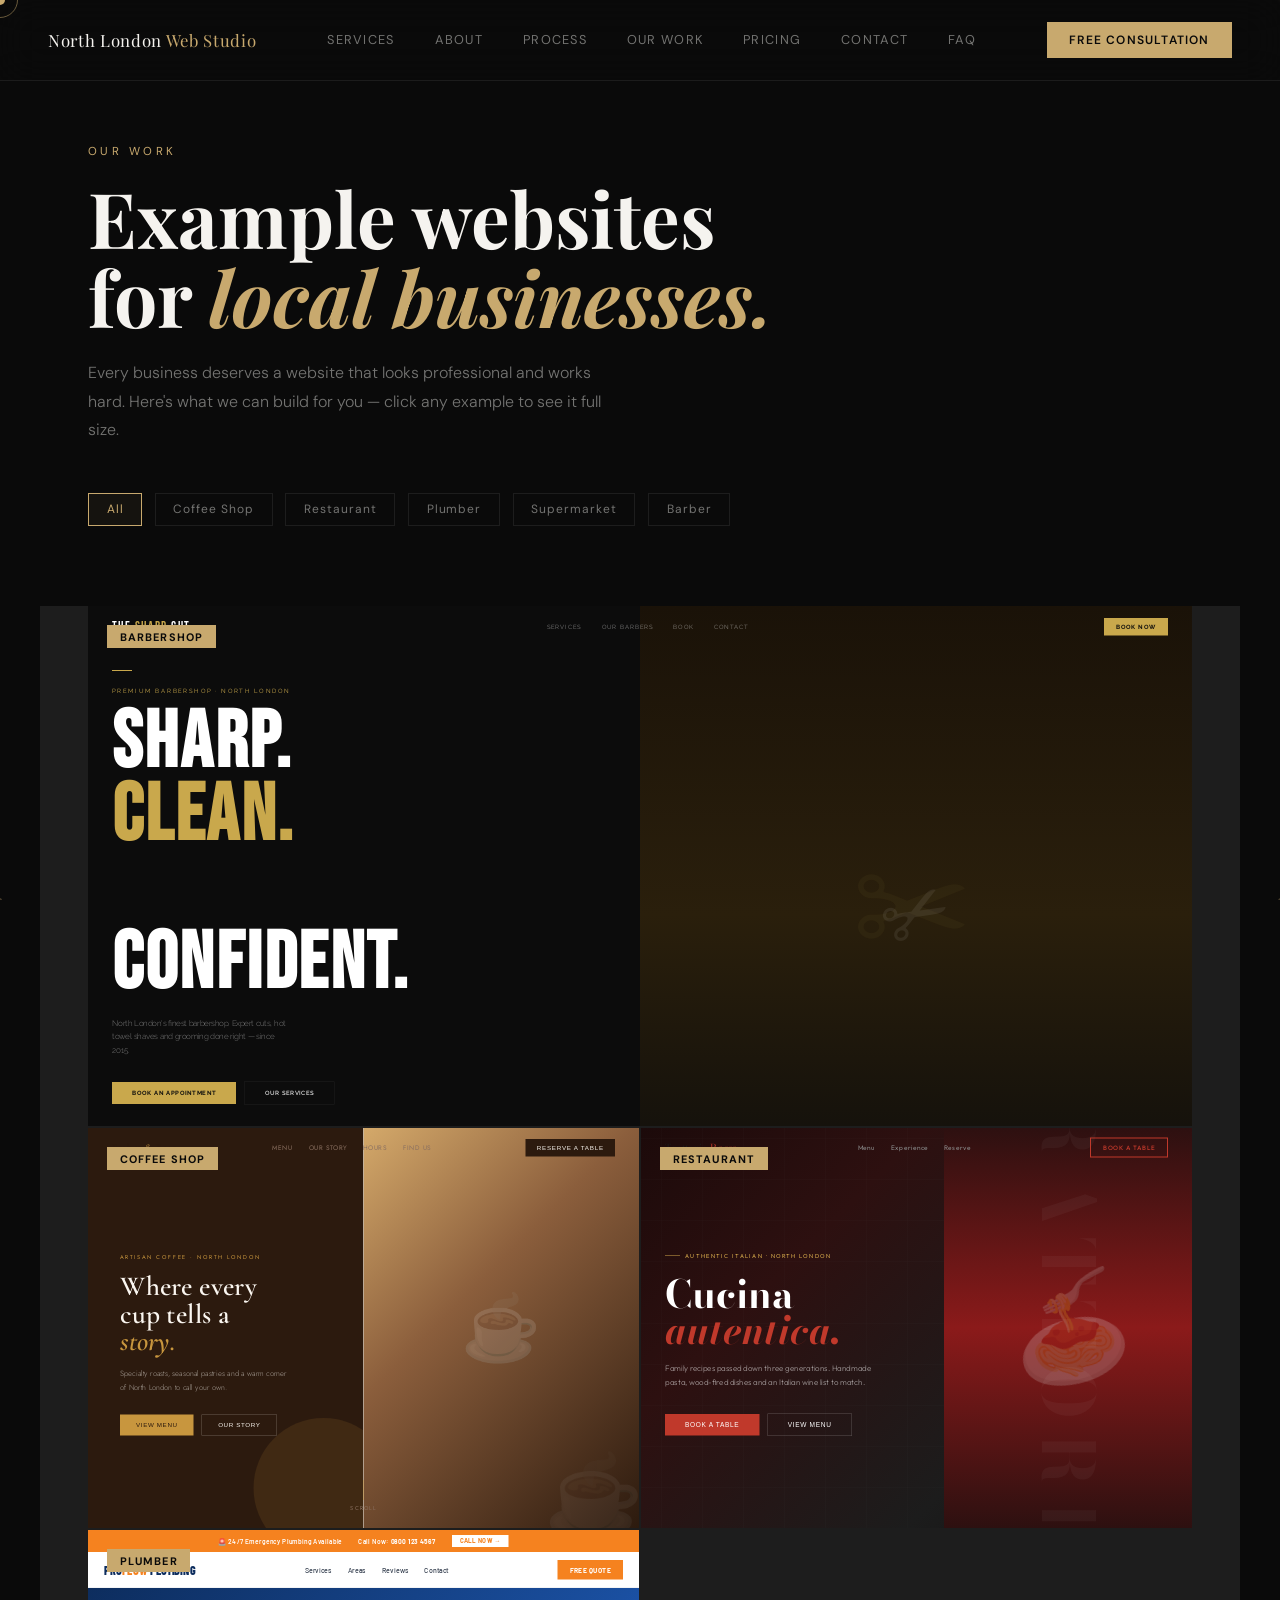
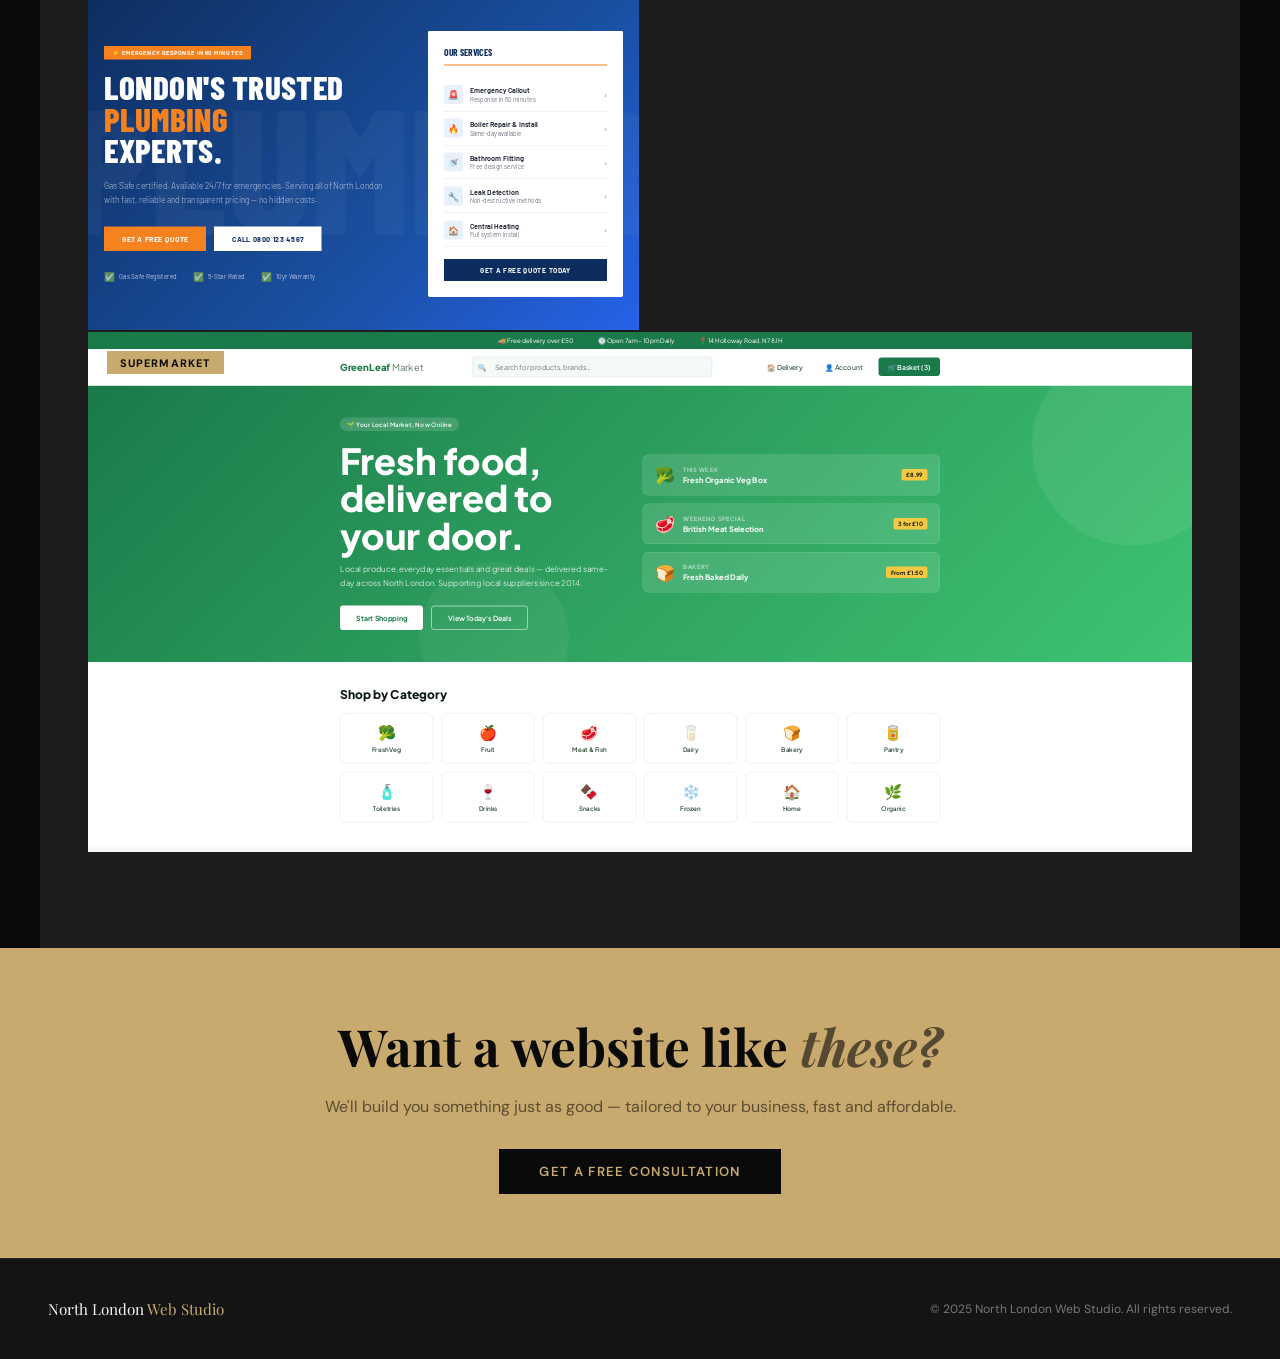
<file: portfolio.html>
<!DOCTYPE html>
<html lang="en">
<head>
<meta charset="UTF-8"/>
<meta name="viewport" content="width=device-width,initial-scale=1.0"/>
<title>Our Work — North London Web Studio</title>
<link href="https://fonts.googleapis.com/css2?family=Playfair+Display:ital,wght@0,700;1,400&family=DM+Sans:wght@300;400;500&display=swap" rel="stylesheet"/>
<style>
*,*::before,*::after{box-sizing:border-box;margin:0;padding:0}
:root{
  --black:#0a0a0a;
  --panel:#141414;
  --card:#1a1a1a;
  --border:rgba(255,255,255,0.08);
  --gold:#c8a96e;
  --gold-light:#e8c98e;
  --white:#f5f3ef;
  --muted:rgba(245,243,239,0.45);
}
html{scroll-behavior:smooth}
body{font-family:'DM Sans',sans-serif;background:var(--black);color:var(--white);overflow-x:hidden;cursor:none}
a{color:inherit;text-decoration:none}

/* NAV */
nav{position:fixed;top:0;left:0;right:0;z-index:200;padding:1.4rem 3rem;display:flex;justify-content:space-between;align-items:center;background:rgba(10,10,10,.9);backdrop-filter:blur(20px);border-bottom:1px solid var(--border)}
.nav-logo{font-family:'Playfair Display',serif;font-size:1.05rem;letter-spacing:.04em}
.nav-logo span{color:var(--gold)}
.nav-links{display:flex;gap:2.5rem;font-size:.8rem;letter-spacing:.1em;text-transform:uppercase;color:var(--muted);list-style:none}
.nav-links a{cursor:none}.nav-links a:hover{color:var(--gold)}.nav-links li{cursor:none}
.nav-cta{padding:.6rem 1.4rem;background:var(--gold);color:var(--black);font-size:.75rem;font-weight:600;letter-spacing:.1em;text-transform:uppercase;border:none;cursor:pointer;font-family:'DM Sans',sans-serif;transition:background .3s}
.nav-cta:hover{background:var(--gold-light)}

/* HERO */
.hero{padding:9rem 3rem 5rem;max-width:1200px;margin:0 auto}
.hero-eyebrow{font-size:.72rem;letter-spacing:.3em;text-transform:uppercase;color:var(--gold);margin-bottom:1.2rem}
.hero-h1{font-family:'Playfair Display',serif;font-size:clamp(2.8rem,6vw,6rem);font-weight:700;line-height:1.02;max-width:700px;margin-bottom:1.5rem}
.hero-h1 em{font-style:italic;color:var(--gold)}
.hero-sub{font-size:1rem;font-weight:300;color:var(--muted);max-width:520px;line-height:1.8;margin-bottom:3rem}
.hero-tags{display:flex;gap:.8rem;flex-wrap:wrap}
.tag{padding:.45rem 1.1rem;border:1px solid var(--border);font-size:.75rem;letter-spacing:.08em;color:var(--muted);cursor:pointer;transition:all .3s}
.tag:hover,.tag.active{border-color:var(--gold);color:var(--gold);background:rgba(200,169,110,.06)}

/* GRID */
.portfolio-grid{max-width:1200px;margin:0 auto;padding:0 3rem 6rem;display:grid;grid-template-columns:repeat(2,1fr);gap:2px;background:var(--border)}
.portfolio-item{background:var(--card);position:relative;overflow:hidden;cursor:pointer;group:true}
.portfolio-item.featured{grid-column:1/-1}

.preview-frame{width:100%;height:400px;overflow:hidden;position:relative;pointer-events:none}
.portfolio-item.featured .preview-frame{height:520px}
.preview-frame iframe{width:200%;height:200%;transform:scale(0.5);transform-origin:top left;border:none;pointer-events:none}

.item-overlay{position:absolute;inset:0;background:linear-gradient(to top,rgba(10,10,10,.95) 0%,rgba(10,10,10,.3) 50%,transparent 70%);opacity:0;transition:opacity .4s;display:flex;flex-direction:column;justify-content:flex-end;padding:2.5rem}
.portfolio-item:hover .item-overlay{opacity:1}
.item-type{font-size:.68rem;letter-spacing:.25em;text-transform:uppercase;color:var(--gold);margin-bottom:.5rem}
.item-name{font-family:'Playfair Display',serif;font-size:1.8rem;font-weight:700;color:var(--white);margin-bottom:.5rem}
.item-desc{font-size:.85rem;color:rgba(245,243,239,.65);line-height:1.5;max-width:400px;margin-bottom:1.5rem}
.item-actions{display:flex;gap:.8rem}
.btn-preview{padding:.65rem 1.4rem;background:var(--gold);color:var(--black);font-size:.75rem;font-weight:600;letter-spacing:.08em;text-transform:uppercase;border:none;cursor:pointer;font-family:'DM Sans',sans-serif;transition:background .3s}
.btn-preview:hover{background:var(--gold-light)}
.btn-open{padding:.65rem 1.4rem;border:1px solid rgba(245,243,239,.25);color:var(--white);font-size:.75rem;font-weight:500;letter-spacing:.08em;text-transform:uppercase;background:transparent;cursor:pointer;font-family:'DM Sans',sans-serif;transition:all .3s}
.btn-open:hover{border-color:var(--gold);color:var(--gold)}

/* Label tag top-left */
.item-badge{position:absolute;top:1.2rem;left:1.2rem;background:var(--gold);color:var(--black);font-size:.68rem;font-weight:700;letter-spacing:.1em;text-transform:uppercase;padding:.3rem .8rem;z-index:2}

/* MODAL */
.modal-overlay{position:fixed;inset:0;background:rgba(0,0,0,.92);z-index:1000;display:flex;align-items:center;justify-content:center;opacity:0;pointer-events:none;transition:opacity .35s;backdrop-filter:blur(8px)}
.modal-overlay.open{opacity:1;pointer-events:all}
.modal{width:90vw;max-width:1300px;height:88vh;background:var(--panel);border:1px solid var(--border);display:flex;flex-direction:column;position:relative;transform:scale(.95);transition:transform .35s}
.modal-overlay.open .modal{transform:scale(1)}
.modal-header{display:flex;align-items:center;justify-content:space-between;padding:1rem 1.5rem;border-bottom:1px solid var(--border);flex-shrink:0}
.modal-info{display:flex;align-items:center;gap:1rem}
.modal-dots{display:flex;gap:.4rem}
.modal-dot{width:10px;height:10px;border-radius:50%;background:var(--border)}
.modal-url{padding:.35rem .9rem;background:rgba(255,255,255,.05);border:1px solid var(--border);font-size:.78rem;color:var(--muted);min-width:200px;border-radius:2px}
.modal-title{font-size:.82rem;font-weight:500;color:var(--muted)}
.modal-actions{display:flex;gap:.8rem;align-items:center}
.modal-open-btn{padding:.5rem 1.1rem;background:var(--gold);color:var(--black);font-size:.72rem;font-weight:600;letter-spacing:.08em;text-transform:uppercase;border:none;cursor:pointer;font-family:'DM Sans',sans-serif}
.modal-close{width:34px;height:34px;border:1px solid var(--border);background:transparent;color:var(--white);font-size:1.1rem;cursor:pointer;display:flex;align-items:center;justify-content:center;transition:background .2s;border-radius:2px}
.modal-close:hover{background:rgba(255,255,255,.1)}
.modal-body{flex:1;overflow:hidden;position:relative}
.modal-iframe{width:100%;height:100%;border:none;display:block}

/* LOADING */
.modal-loading{position:absolute;inset:0;display:flex;align-items:center;justify-content:center;background:var(--panel);flex-direction:column;gap:1rem}
.loading-spinner{width:36px;height:36px;border:2px solid var(--border);border-top-color:var(--gold);border-radius:50%;animation:spin .8s linear infinite}
@keyframes spin{to{transform:rotate(360deg)}}
.loading-text{font-size:.8rem;color:var(--muted);letter-spacing:.1em;text-transform:uppercase}

/* CTA */
.cta-strip{background:var(--gold);padding:4rem 3rem;text-align:center}
.cta-h2{font-family:'Playfair Display',serif;font-size:clamp(2rem,4vw,3.5rem);font-weight:700;color:var(--black);margin-bottom:1rem}
.cta-h2 em{font-style:italic;opacity:.6}
.cta-sub{font-size:1rem;color:rgba(0,0,0,.55);margin-bottom:2rem}
.btn-dark{padding:.9rem 2.5rem;background:var(--black);color:var(--gold);font-size:.82rem;font-weight:600;letter-spacing:.1em;text-transform:uppercase;border:none;cursor:pointer;font-family:'DM Sans',sans-serif;transition:opacity .3s}
.btn-dark:hover{opacity:.85}

/* FOOTER */
footer{background:var(--panel);padding:2.5rem 3rem;border-top:1px solid var(--border);display:flex;justify-content:space-between;align-items:center}
.f-logo{font-family:'Playfair Display',serif;font-size:.95rem}
.f-logo span{color:var(--gold)}
.f-copy{font-size:.75rem;color:var(--muted)}

/* REVEAL */
.reveal{opacity:0;transform:translateY(18px);transition:opacity .7s ease,transform .7s ease}
.reveal.visible{opacity:1;transform:translateY(0)}

@media(max-width:900px){
  nav{padding:1rem 1.5rem}.nav-links{display:none}
  .hero,.portfolio-grid{padding-left:1.5rem;padding-right:1.5rem}
  .portfolio-grid{grid-template-columns:1fr}
  .portfolio-item.featured{grid-column:auto}
  .modal{width:98vw;height:92vh}
  footer{flex-direction:column;gap:1rem;text-align:center}
}

/* --- Cursor --- */
.cursor{position:fixed;width:10px;height:10px;background:var(--gold);border-radius:50%;pointer-events:none;z-index:9999;transform:translate(-50%,-50%);transition:width .3s,height .3s,opacity .3s}
.cursor-ring{position:fixed;width:36px;height:36px;border:1px solid rgba(200,169,110,.5);border-radius:50%;pointer-events:none;z-index:9998;transform:translate(-50%,-50%);transition:width .3s,height .3s}
#canvas{position:fixed;top:0;left:0;width:100%;height:100%;pointer-events:none;z-index:0;opacity:0.35}
@media(max-width:600px){body{cursor:auto}.cursor,.cursor-ring{display:none}}
</style>
</head>
<body>

  <div class="cursor" id="cursor"></div>
  <div class="cursor-ring" id="cursorRing"></div>
  <canvas id="canvas"></canvas>
<nav>
  <a class="nav-logo" href="index.html">North London <span>Web Studio</span></a>
  <ul class="nav-links">
    <li><a href="index.html#services">Services</a></li>
    <li><a href="index.html#about">About</a></li>
    <li><a href="index.html#process">Process</a></li>
    <li><a href="portfolio.html" class="active" >Our Work</a></li>
    <li><a href="packages.html" >Pricing</a></li>
    <li><a href="index.html#contact">Contact</a></li>
    <li><a href="index.html#faq">FAQ</a></li>
  </ul>
  <a class="nav-cta" href="index.html#contact">Free Consultation</a>
</nav>

<div class="hero">
  <p class="hero-eyebrow reveal">Our Work</p>
  <h1 class="hero-h1 reveal">Example websites<br>for <em>local businesses.</em></h1>
  <p class="hero-sub reveal">Every business deserves a website that looks professional and works hard. Here's what we can build for you — click any example to see it full size.</p>
  <div class="hero-tags reveal">
    <span class="tag active" onclick="filterItems('all',this)">All</span>
    <span class="tag" onclick="filterItems('coffee',this)">Coffee Shop</span>
    <span class="tag" onclick="filterItems('restaurant',this)">Restaurant</span>
    <span class="tag" onclick="filterItems('plumber',this)">Plumber</span>
    <span class="tag" onclick="filterItems('supermarket',this)">Supermarket</span>
    <span class="tag" onclick="filterItems('barber',this)">Barber</span>
  </div>
</div>

<div class="portfolio-grid" id="grid">

  <div class="portfolio-item featured reveal" data-category="barber" data-file="barber.html" data-name="The Sharp Cut" data-type="Barbershop">
    <div class="item-badge">Barbershop</div>
    <div class="preview-frame">
      <iframe src="barber.html" loading="lazy" scrolling="no" tabindex="-1"></iframe>
    </div>
    <div class="item-overlay">
      <p class="item-type">Barbershop · Dark Luxury</p>
      <h2 class="item-name">The Sharp Cut</h2>
      <p class="item-desc">Premium barbershop website with service menu, barber profiles, online booking form and opening hours. Bold dark aesthetic with gold accents.</p>
      <div class="item-actions">
        <button class="btn-preview" onclick="openModal('barber.html','The Sharp Cut')">Preview Full Size</button>
        <a class="btn-open" href="barber.html" target="_blank">Open in New Tab ↗</a>
      </div>
    </div>
  </div>

  <div class="portfolio-item reveal" data-category="coffee" data-file="coffee.html" data-name="Ember & Bean" data-type="Coffee Shop">
    <div class="item-badge">Coffee Shop</div>
    <div class="preview-frame">
      <iframe src="coffee.html" loading="lazy" scrolling="no" tabindex="-1"></iframe>
    </div>
    <div class="item-overlay">
      <p class="item-type">Coffee Shop · Warm Luxury</p>
      <h2 class="item-name">Ember & Bean</h2>
      <p class="item-desc">Artisan coffee shop with full menu, opening hours, about section and contact details. Warm cream and gold palette.</p>
      <div class="item-actions">
        <button class="btn-preview" onclick="openModal('coffee.html','Ember & Bean — Coffee Shop')">Preview Full Size</button>
        <a class="btn-open" href="coffee.html" target="_blank">Open ↗</a>
      </div>
    </div>
  </div>

  <div class="portfolio-item reveal" data-category="restaurant" data-file="restaurant.html" data-name="Trattoria Rosso" data-type="Restaurant">
    <div class="item-badge">Restaurant</div>
    <div class="preview-frame">
      <iframe src="restaurant.html" loading="lazy" scrolling="no" tabindex="-1"></iframe>
    </div>
    <div class="item-overlay">
      <p class="item-type">Italian Restaurant · Bold Editorial</p>
      <h2 class="item-name">Trattoria Rosso</h2>
      <p class="item-desc">Full restaurant site with tabbed menu, table reservation form, testimonials and private dining. Red and gold Italian aesthetic.</p>
      <div class="item-actions">
        <button class="btn-preview" onclick="openModal('restaurant.html','Trattoria Rosso — Restaurant')">Preview Full Size</button>
        <a class="btn-open" href="restaurant.html" target="_blank">Open ↗</a>
      </div>
    </div>
  </div>

  <div class="portfolio-item reveal" data-category="plumber" data-file="plumber.html" data-name="ProFlow Plumbing" data-type="Plumber">
    <div class="item-badge">Plumber</div>
    <div class="preview-frame">
      <iframe src="plumber.html" loading="lazy" scrolling="no" tabindex="-1"></iframe>
    </div>
    <div class="item-overlay">
      <p class="item-type">Plumbing Company · Industrial</p>
      <h2 class="item-name">ProFlow Plumbing</h2>
      <p class="item-desc">Emergency plumber site with services, area coverage, reviews and a prominent call-to-action. Trust-first industrial design.</p>
      <div class="item-actions">
        <button class="btn-preview" onclick="openModal('plumber.html','ProFlow Plumbing')">Preview Full Size</button>
        <a class="btn-open" href="plumber.html" target="_blank">Open ↗</a>
      </div>
    </div>
  </div>

  <div class="portfolio-item featured reveal" data-category="supermarket" data-file="supermarket.html" data-name="GreenLeaf Market" data-type="Supermarket">
    <div class="item-badge">Supermarket</div>
    <div class="preview-frame">
      <iframe src="supermarket.html" loading="lazy" scrolling="no" tabindex="-1"></iframe>
    </div>
    <div class="item-overlay">
      <p class="item-type">Local Supermarket · Fresh & Modern</p>
      <h2 class="item-name">GreenLeaf Market</h2>
      <p class="item-desc">Online supermarket with product categories, offer banners, product cards and delivery info. Clean green and white grocery aesthetic.</p>
      <div class="item-actions">
        <button class="btn-preview" onclick="openModal('supermarket.html','GreenLeaf Market — Supermarket')">Preview Full Size</button>
        <a class="btn-open" href="supermarket.html" target="_blank">Open ↗</a>
      </div>
    </div>
  </div>

</div>

<!-- MODAL -->
<div class="modal-overlay" id="modal" onclick="handleOverlayClick(event)">
  <div class="modal" id="modalBox">
    <div class="modal-header">
      <div class="modal-info">
        <div class="modal-dots">
          <div class="modal-dot"></div>
          <div class="modal-dot"></div>
          <div class="modal-dot"></div>
        </div>
        <div class="modal-url" id="modalUrl">northlondonwebstudio.co.uk</div>
      </div>
      <span class="modal-title" id="modalTitle">Preview</span>
      <div class="modal-actions">
        <button class="modal-open-btn" id="modalOpenBtn" onclick="openInTab()">Open in New Tab ↗</button>
        <button class="modal-close" onclick="closeModal()">✕</button>
      </div>
    </div>
    <div class="modal-body">
      <div class="modal-loading" id="modalLoading">
        <div class="loading-spinner"></div>
        <span class="loading-text">Loading preview…</span>
      </div>
      <iframe class="modal-iframe" id="modalIframe" src="about:blank" onload="iframeLoaded()"></iframe>
    </div>
  </div>
</div>

<div class="cta-strip">
  <h2 class="cta-h2">Want a website like <em>these?</em></h2>
  <p class="cta-sub">We'll build you something just as good — tailored to your business, fast and affordable.</p>
  <a href="index.html#contact"><button class="btn-dark">Get a Free Consultation</button></a>
</div>

<footer>
  <div class="f-logo">North London <span>Web Studio</span></div>
  <div class="f-copy">© 2025 North London Web Studio. All rights reserved.</div>
</footer>

<script>

/* --- Cursor --- */
const cursor=document.getElementById('cursor');
const ring=document.getElementById('cursorRing');
let mx=0,my=0,rx=0,ry=0;
document.addEventListener('mousemove',e=>{mx=e.clientX;my=e.clientY});
function animateCursor(){
  cursor.style.left=mx+'px';cursor.style.top=my+'px';
  rx+=(mx-rx)*.12;ry+=(my-ry)*.12;
  ring.style.left=rx+'px';ring.style.top=ry+'px';
  requestAnimationFrame(animateCursor);
}
animateCursor();
document.querySelectorAll('a,button,.portfolio-item').forEach(el=>{
  el.addEventListener('mouseenter',()=>{cursor.style.width='18px';cursor.style.height='18px';cursor.style.opacity='.7';ring.style.width='52px';ring.style.height='52px'});
  el.addEventListener('mouseleave',()=>{cursor.style.width='10px';cursor.style.height='10px';cursor.style.opacity='1';ring.style.width='36px';ring.style.height='36px'});
});

/* --- Particles --- */
const canvas=document.getElementById('canvas');
const ctx=canvas.getContext('2d');
function resizeCanvas(){canvas.width=window.innerWidth;canvas.height=window.innerHeight}
resizeCanvas();window.addEventListener('resize',resizeCanvas);
const particles=Array.from({length:55},()=>({x:Math.random()*canvas.width,y:Math.random()*canvas.height,r:Math.random()*1.5+.3,vx:(Math.random()-.5)*.3,vy:(Math.random()-.5)*.3,alpha:Math.random()*.5+.1}));
function drawParticles(){
  ctx.clearRect(0,0,canvas.width,canvas.height);
  particles.forEach(p=>{
    p.x+=p.vx;p.y+=p.vy;
    if(p.x<0)p.x=canvas.width;if(p.x>canvas.width)p.x=0;
    if(p.y<0)p.y=canvas.height;if(p.y>canvas.height)p.y=0;
    ctx.beginPath();ctx.arc(p.x,p.y,p.r,0,Math.PI*2);
    ctx.fillStyle=`rgba(200,169,110,${p.alpha})`;ctx.fill();
  });
  for(let i=0;i<particles.length;i++){
    for(let j=i+1;j<particles.length;j++){
      const dx=particles[i].x-particles[j].x,dy=particles[i].y-particles[j].y;
      const dist=Math.sqrt(dx*dx+dy*dy);
      if(dist<120){ctx.beginPath();ctx.moveTo(particles[i].x,particles[i].y);ctx.lineTo(particles[j].x,particles[j].y);ctx.strokeStyle=`rgba(200,169,110,${.08*(1-dist/120)})`;ctx.lineWidth=.5;ctx.stroke()}
    }
  }
  requestAnimationFrame(drawParticles);
}
drawParticles();

let currentFile = '';

function openModal(file, title) {
  currentFile = file;
  const modal = document.getElementById('modal');
  const iframe = document.getElementById('modalIframe');
  const loading = document.getElementById('modalLoading');
  const titleEl = document.getElementById('modalTitle');
  const urlEl = document.getElementById('modalUrl');

  titleEl.textContent = title;
  urlEl.textContent = file;
  loading.style.display = 'flex';
  iframe.style.opacity = '0';
  iframe.src = file;
  modal.classList.add('open');
  document.body.style.overflow = 'hidden';
}

function iframeLoaded() {
  const loading = document.getElementById('modalLoading');
  const iframe = document.getElementById('modalIframe');
  loading.style.display = 'none';
  iframe.style.opacity = '1';
  iframe.style.transition = 'opacity .3s';
}

function closeModal() {
  document.getElementById('modal').classList.remove('open');
  document.body.style.overflow = '';
  setTimeout(() => { document.getElementById('modalIframe').src = 'about:blank'; }, 400);
}

function handleOverlayClick(e) {
  if (e.target === document.getElementById('modal')) closeModal();
}

function openInTab() {
  if (currentFile) window.open(currentFile, '_blank');
}

document.addEventListener('keydown', e => { if (e.key === 'Escape') closeModal(); });

// Filter
function filterItems(cat, el) {
  document.querySelectorAll('.tag').forEach(t => t.classList.remove('active'));
  el.classList.add('active');
  document.querySelectorAll('.portfolio-item').forEach(item => {
    const show = cat === 'all' || item.dataset.category === cat;
    item.style.display = show ? 'block' : 'none';
  });
}

// Scroll reveal
const obs = new IntersectionObserver(e => e.forEach(x => { if (x.isIntersecting) x.target.classList.add('visible'); }), { threshold: 0.08 });
document.querySelectorAll('.reveal').forEach((el, i) => { el.style.transitionDelay = i * 0.08 + 's'; obs.observe(el); });
</script>
</body>
</html>
</file>
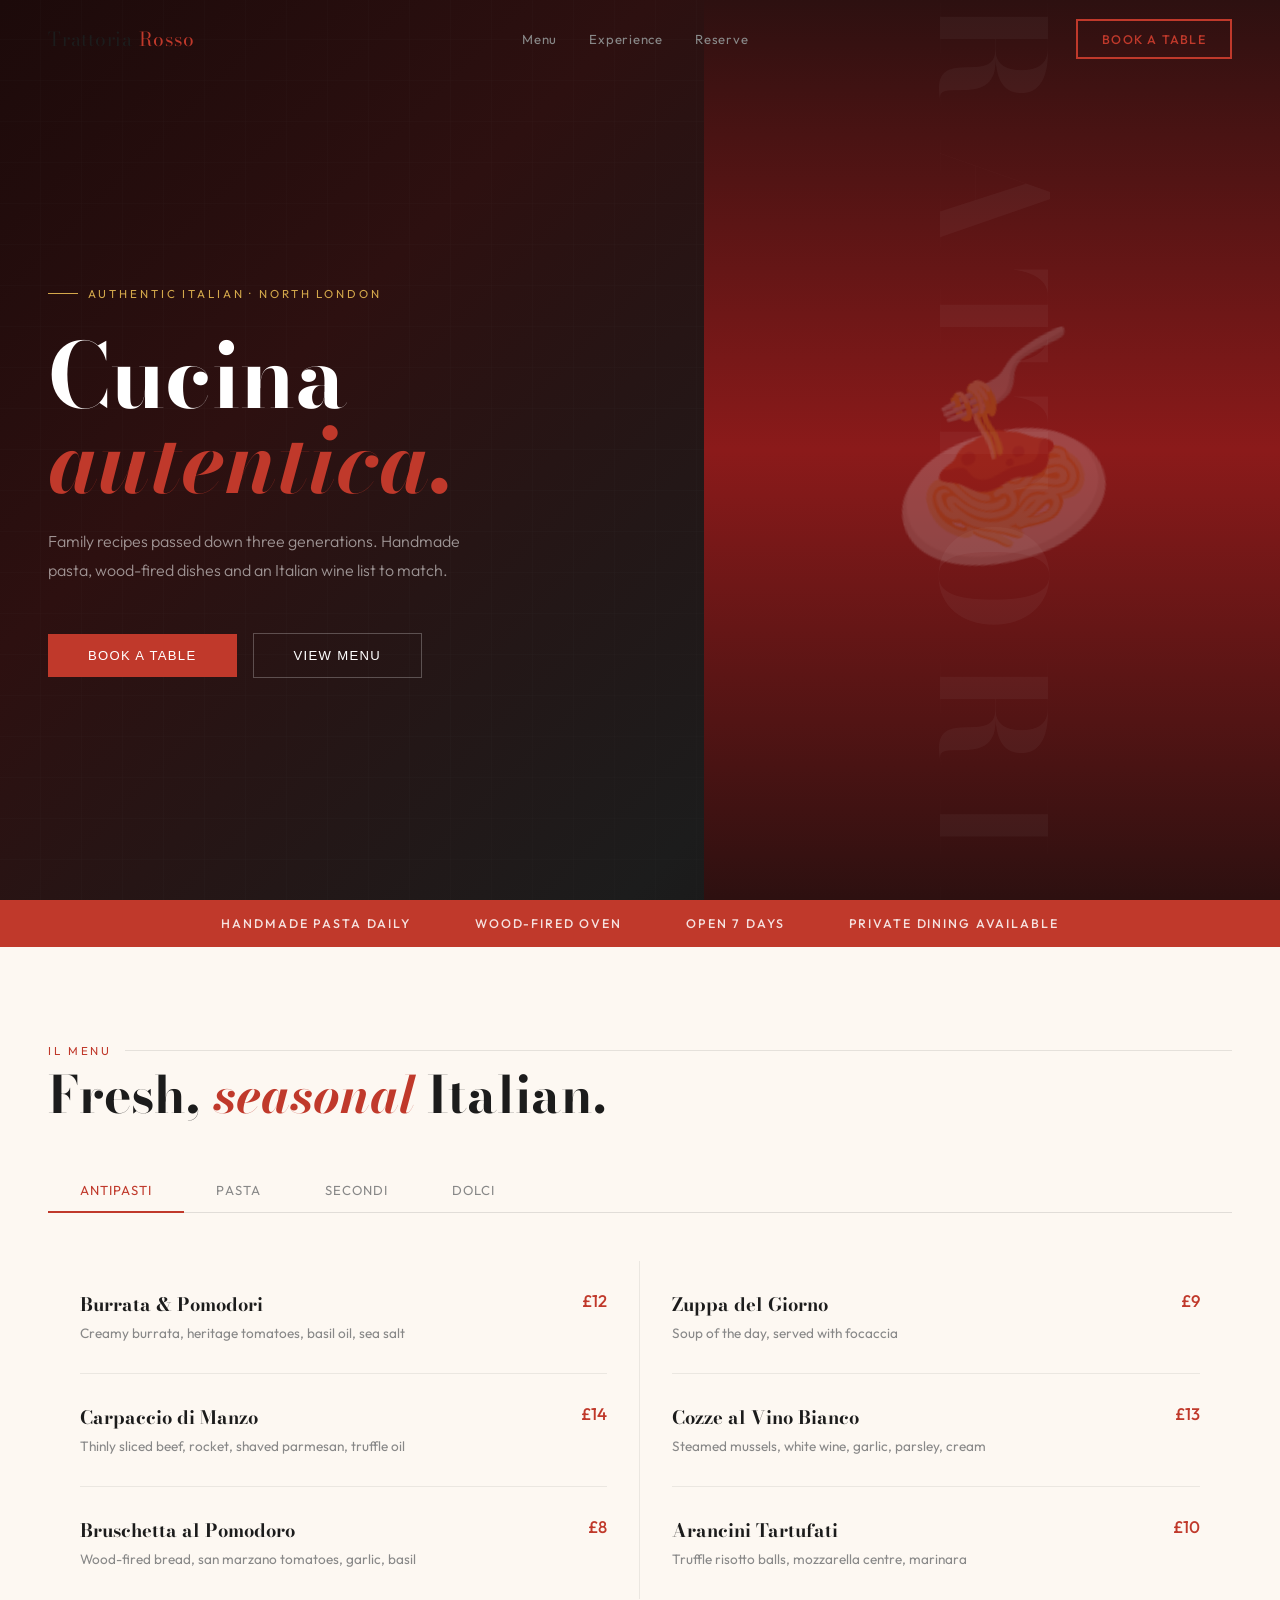
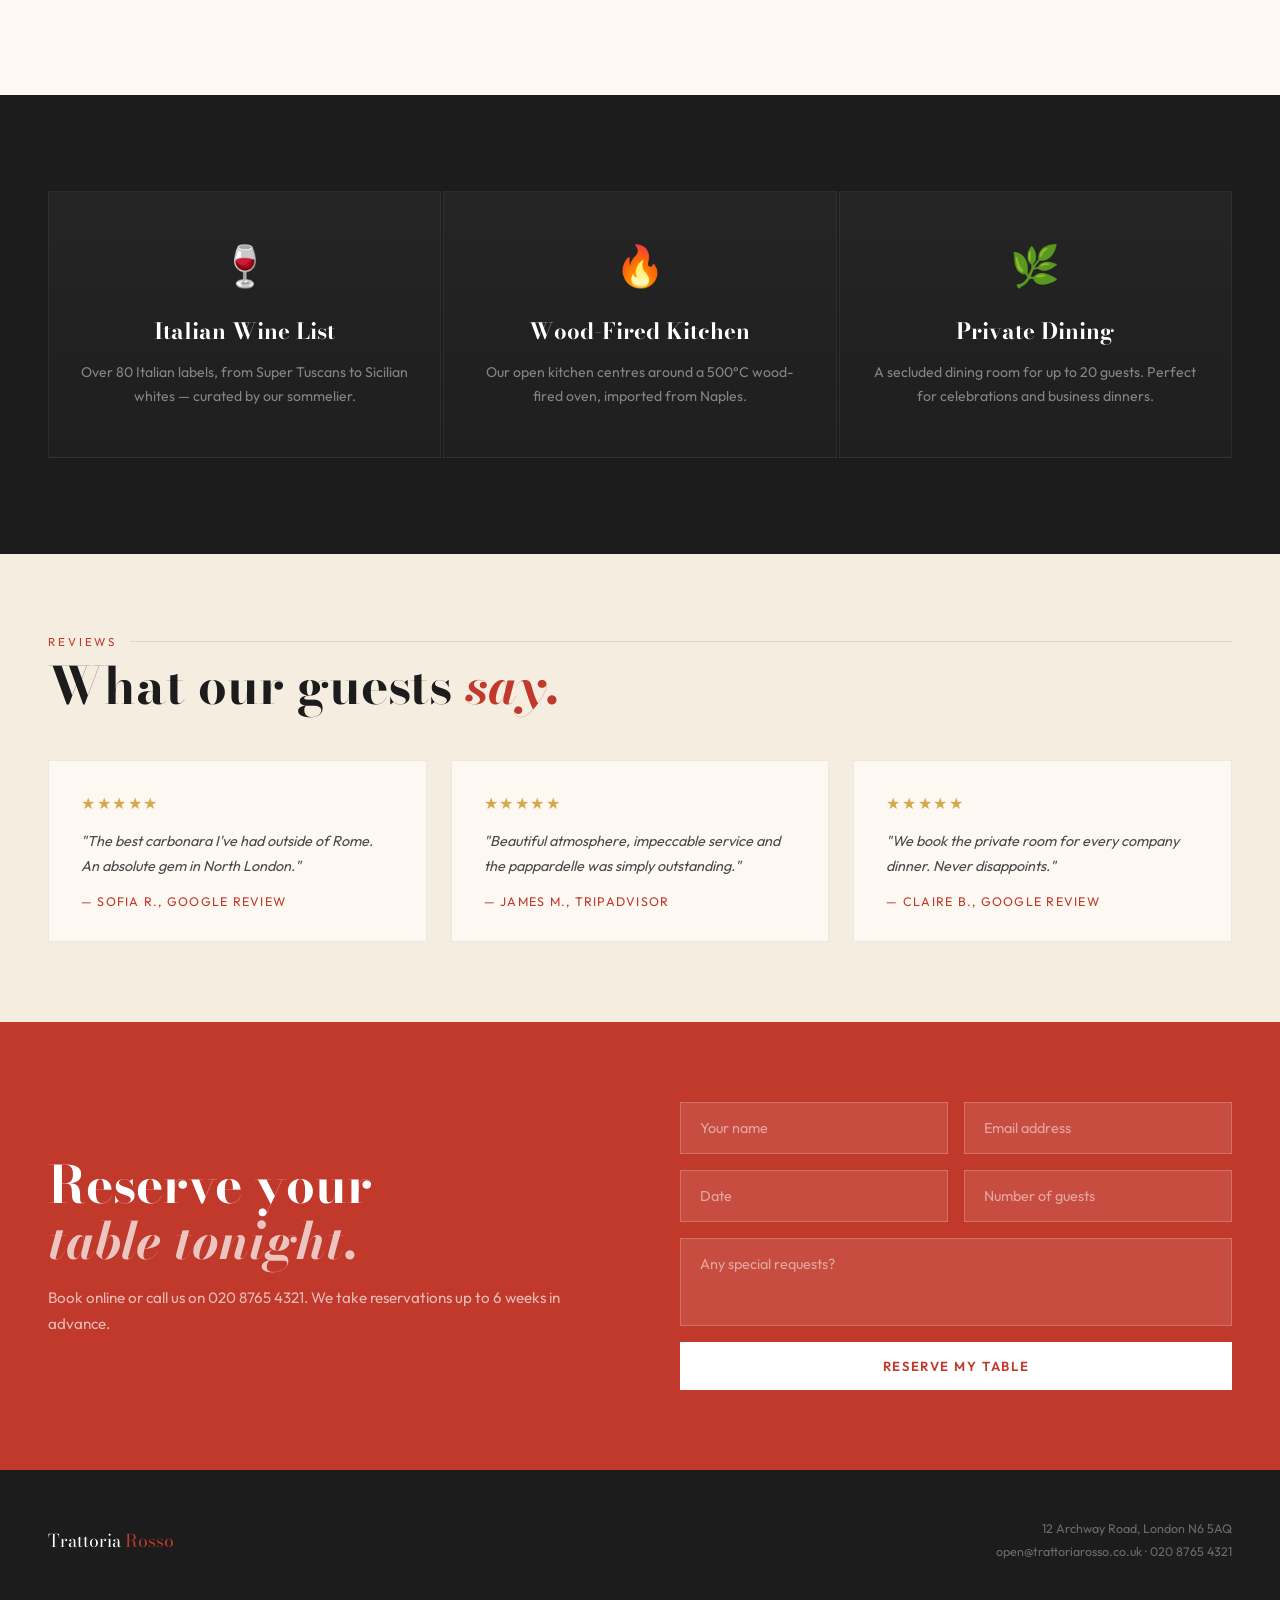
<file: restaurant.html>
<!DOCTYPE html>
<html lang="en">
<head>
<meta charset="UTF-8"/>
<meta name="viewport" content="width=device-width,initial-scale=1.0"/>
<title>Trattoria Rosso — Italian Restaurant</title>
<link href="https://fonts.googleapis.com/css2?family=Bodoni+Moda:ital,wght@0,400;0,700;1,400;1,700&family=Outfit:wght@300;400;500&display=swap" rel="stylesheet"/>
<style>
*,*::before,*::after{box-sizing:border-box;margin:0;padding:0}
:root{
  --red:#c0392b;
  --dark-red:#8b1a1a;
  --cream:#fdf8f2;
  --warm:#f5ede0;
  --charcoal:#1c1c1c;
  --mid:#4a4a4a;
  --muted:#888;
  --gold:#d4a84b;
}
html{scroll-behavior:smooth}
body{font-family:'Outfit',sans-serif;background:var(--cream);color:var(--charcoal);overflow-x:hidden}
a{color:inherit;text-decoration:none}

/* NAV */
nav{position:fixed;top:0;left:0;right:0;z-index:100;padding:1.2rem 3rem;display:flex;justify-content:space-between;align-items:center}
nav.scrolled{background:rgba(253,248,242,.94);backdrop-filter:blur(12px);border-bottom:1px solid rgba(28,28,28,.08)}
.nav-logo{font-family:'Bodoni Moda',serif;font-size:1.2rem;letter-spacing:.04em;color:var(--charcoal)}
.nav-logo span{color:var(--red)}
.nav-links{display:flex;gap:2rem;font-size:.82rem;letter-spacing:.06em;color:var(--muted)}
.nav-links a:hover{color:var(--red)}
.nav-book{padding:.65rem 1.5rem;border:2px solid var(--red);color:var(--red);font-size:.78rem;letter-spacing:.1em;text-transform:uppercase;background:transparent;cursor:pointer;font-family:'Outfit',sans-serif;font-weight:500;transition:all .3s}
.nav-book:hover{background:var(--red);color:#fff}

/* HERO */
.hero{min-height:100vh;background:var(--charcoal);display:flex;position:relative;overflow:hidden}
.hero-bg{position:absolute;inset:0;background:linear-gradient(135deg,#1c0a0a 0%,#2d1010 30%,#1c1c1c 70%,#0f0f0f 100%)}
.hero-pattern{position:absolute;inset:0;opacity:.04;background-image:repeating-linear-gradient(0deg,transparent,transparent 40px,rgba(255,255,255,.3) 40px,rgba(255,255,255,.3) 41px),repeating-linear-gradient(90deg,transparent,transparent 40px,rgba(255,255,255,.3) 40px,rgba(255,255,255,.3) 41px)}
.hero-content{position:relative;z-index:2;display:flex;flex-direction:column;justify-content:center;padding:8rem 3rem 4rem;max-width:700px}
.hero-tag{display:inline-flex;align-items:center;gap:.6rem;font-size:.72rem;letter-spacing:.25em;text-transform:uppercase;color:var(--gold);margin-bottom:2rem}
.hero-tag::before{content:'';width:30px;height:1px;background:var(--gold)}
.hero-h1{font-family:'Bodoni Moda',serif;font-size:clamp(3.5rem,7vw,7rem);font-weight:700;line-height:.95;color:#fff;margin-bottom:1.5rem}
.hero-h1 em{font-style:italic;color:var(--red)}
.hero-sub{font-size:1rem;font-weight:300;color:rgba(255,255,255,.55);line-height:1.8;max-width:420px;margin-bottom:3rem}
.hero-actions{display:flex;gap:1rem;align-items:center}
.btn-red{padding:.9rem 2.5rem;background:var(--red);color:#fff;font-size:.82rem;letter-spacing:.1em;text-transform:uppercase;font-weight:500;border:none;cursor:pointer;transition:background .3s}
.btn-red:hover{background:var(--dark-red)}
.btn-outline-w{padding:.9rem 2.5rem;border:1px solid rgba(255,255,255,.25);color:#fff;font-size:.82rem;letter-spacing:.1em;text-transform:uppercase;font-weight:500;background:transparent;cursor:pointer;transition:all .3s}
.btn-outline-w:hover{border-color:#fff}
.hero-side{position:absolute;right:0;top:0;height:100%;width:45%;background:linear-gradient(180deg,#2d1010 0%,#8b1a1a 50%,#2d1010 100%);display:flex;align-items:center;justify-content:center;overflow:hidden}
.hero-side::before{content:'TRATTORIA';font-family:'Bodoni Moda',serif;font-size:9rem;font-weight:700;color:rgba(255,255,255,.04);writing-mode:vertical-rl;letter-spacing:.2em;position:absolute}
.hero-dish{font-size:12rem;opacity:.2;transform:rotate(-15deg)}

/* STRIP */
.strip{background:var(--red);padding:1rem 3rem;display:flex;justify-content:center;gap:4rem}
.strip-item{font-size:.78rem;letter-spacing:.15em;text-transform:uppercase;color:rgba(255,255,255,.85);font-weight:500}

/* MENU */
.section{padding:6rem 3rem}
.sec-eyebrow{font-size:.72rem;letter-spacing:.25em;text-transform:uppercase;color:var(--red);margin-bottom:.6rem;display:flex;align-items:center;gap:.8rem}
.sec-eyebrow::after{content:'';flex:1;height:1px;background:rgba(28,28,28,.1)}
.sec-h2{font-family:'Bodoni Moda',serif;font-size:clamp(2.2rem,4vw,3.8rem);font-weight:700;line-height:1.05;margin-bottom:3rem}
.sec-h2 em{font-style:italic;color:var(--red)}

.menu-tabs{display:flex;gap:0;border-bottom:1px solid rgba(28,28,28,.12);margin-bottom:3rem}
.tab{padding:.8rem 2rem;font-size:.82rem;letter-spacing:.08em;text-transform:uppercase;color:var(--muted);cursor:pointer;border-bottom:2px solid transparent;transition:all .3s;margin-bottom:-1px}
.tab.active{color:var(--red);border-bottom-color:var(--red)}
.menu-panel{display:none;grid-template-columns:1fr 1fr;gap:0}
.menu-panel.active{display:grid}
.dish{padding:1.8rem 0;border-bottom:1px solid rgba(28,28,28,.08);display:flex;justify-content:space-between;align-items:start;gap:2rem}
.dish:last-child{border-bottom:none}
.dish-info h4{font-family:'Bodoni Moda',serif;font-size:1.15rem;font-weight:700;margin-bottom:.3rem}
.dish-info p{font-size:.85rem;color:var(--muted);line-height:1.6}
.dish-price{font-size:1.05rem;font-weight:500;color:var(--red);white-space:nowrap}
.dish-col{padding:0 2rem}
.dish-col:first-child{border-right:1px solid rgba(28,28,28,.08)}

/* ATMOSPHERE */
.atm{background:var(--charcoal);padding:6rem 3rem;display:grid;grid-template-columns:1fr 1fr 1fr;gap:2px}
.atm-panel{background:linear-gradient(180deg,rgba(255,255,255,.04),rgba(255,255,255,.01));border:1px solid rgba(255,255,255,.06);padding:3rem 2rem;text-align:center}
.atm-icon{font-size:2.5rem;margin-bottom:1.5rem}
.atm-title{font-family:'Bodoni Moda',serif;font-size:1.4rem;color:#fff;margin-bottom:.8rem}
.atm-text{font-size:.88rem;color:rgba(255,255,255,.45);line-height:1.7}

/* TESTIMONIALS */
.testi{padding:5rem 3rem;background:var(--warm)}
.testi-grid{display:grid;grid-template-columns:repeat(3,1fr);gap:1.5rem;margin-top:3rem}
.tcard{padding:2rem;background:var(--cream);border:1px solid rgba(28,28,28,.08)}
.tcard-stars{color:var(--gold);font-size:1rem;margin-bottom:1rem;letter-spacing:.1em}
.tcard-text{font-size:.9rem;color:var(--mid);line-height:1.7;font-style:italic;margin-bottom:1rem}
.tcard-author{font-size:.78rem;letter-spacing:.1em;text-transform:uppercase;color:var(--red)}

/* RESERVATION */
.reservation{padding:5rem 3rem;background:var(--red);display:grid;grid-template-columns:1fr 1fr;gap:5rem;align-items:center}
.res-title{font-family:'Bodoni Moda',serif;font-size:clamp(2rem,4vw,3.5rem);font-weight:700;color:#fff;line-height:1.1}
.res-title em{font-style:italic;opacity:.7}
.res-sub{font-size:.95rem;color:rgba(255,255,255,.65);margin-top:1rem;line-height:1.7}
.res-form{display:grid;grid-template-columns:1fr 1fr;gap:1rem}
.res-input{padding:1rem 1.2rem;background:rgba(255,255,255,.1);border:1px solid rgba(255,255,255,.2);color:#fff;font-family:'Outfit',sans-serif;font-size:.9rem;outline:none;grid-column:auto}
.res-input::placeholder{color:rgba(255,255,255,.5)}
.res-input:focus{border-color:rgba(255,255,255,.5)}
.res-input.full{grid-column:1/-1}
.btn-white{grid-column:1/-1;padding:1rem;background:#fff;color:var(--red);font-size:.82rem;letter-spacing:.12em;text-transform:uppercase;font-weight:600;border:none;cursor:pointer;font-family:'Outfit',sans-serif;transition:opacity .3s}
.btn-white:hover{opacity:.9}

/* FOOTER */
footer{background:var(--charcoal);padding:3rem;display:flex;justify-content:space-between;align-items:center}
.f-logo{font-family:'Bodoni Moda',serif;font-size:1.1rem;color:#fff}
.f-logo span{color:var(--red)}
.f-info{font-size:.78rem;color:rgba(255,255,255,.35);text-align:right;line-height:1.8}

.reveal{opacity:0;transform:translateY(20px);transition:opacity .7s ease,transform .7s ease}
.reveal.visible{opacity:1;transform:translateY(0)}

@media(max-width:768px){
  nav{padding:1rem 1.5rem}.nav-links{display:none}
  .hero{min-height:auto}.hero-side{display:none}.hero-content{padding:7rem 1.5rem 4rem}
  .strip{gap:1.5rem;flex-wrap:wrap;justify-content:flex-start}
  .section,.testi,.reservation{padding:3rem 1.5rem;grid-template-columns:1fr}
  .menu-panel.active{grid-template-columns:1fr}
  .dish-col:first-child{border-right:none;border-bottom:1px solid rgba(28,28,28,.08);padding-bottom:2rem}
  .atm{grid-template-columns:1fr}
  .testi-grid{grid-template-columns:1fr}
  .res-form{grid-template-columns:1fr}
  footer{flex-direction:column;gap:1rem;text-align:center}.f-info{text-align:center}
}
</style>
</head>
<body>
<nav id="nav">
  <div class="nav-logo">Trattoria <span>Rosso</span></div>
  <div class="nav-links">
    <a href="#menu">Menu</a>
    <a href="#atmosphere">Experience</a>
    <a href="#reserve">Reserve</a>
  </div>
  <button class="nav-book">Book a Table</button>
</nav>

<section class="hero">
  <div class="hero-bg"></div>
  <div class="hero-pattern"></div>
  <div class="hero-content">
    <div class="hero-tag">Authentic Italian · North London</div>
    <h1 class="hero-h1">Cucina<br><em>autentica.</em></h1>
    <p class="hero-sub">Family recipes passed down three generations. Handmade pasta, wood-fired dishes and an Italian wine list to match.</p>
    <div class="hero-actions">
      <button class="btn-red">Book a Table</button>
      <button class="btn-outline-w">View Menu</button>
    </div>
  </div>
  <div class="hero-side">
    <div class="hero-dish">🍝</div>
  </div>
</section>

<div class="strip">
  <span class="strip-item">Handmade Pasta Daily</span>
  <span class="strip-item">Wood-Fired Oven</span>
  <span class="strip-item">Open 7 Days</span>
  <span class="strip-item">Private Dining Available</span>
</div>

<section id="menu" class="section">
  <p class="sec-eyebrow reveal">Il Menu</p>
  <h2 class="sec-h2 reveal">Fresh, <em>seasonal</em> Italian.</h2>
  <div class="menu-tabs">
    <div class="tab active" onclick="switchTab(this,'antipasti')">Antipasti</div>
    <div class="tab" onclick="switchTab(this,'pasta')">Pasta</div>
    <div class="tab" onclick="switchTab(this,'secondi')">Secondi</div>
    <div class="tab" onclick="switchTab(this,'dolci')">Dolci</div>
  </div>
  <div id="antipasti" class="menu-panel active">
    <div class="dish-col">
      <div class="dish"><div class="dish-info"><h4>Burrata & Pomodori</h4><p>Creamy burrata, heritage tomatoes, basil oil, sea salt</p></div><span class="dish-price">£12</span></div>
      <div class="dish"><div class="dish-info"><h4>Carpaccio di Manzo</h4><p>Thinly sliced beef, rocket, shaved parmesan, truffle oil</p></div><span class="dish-price">£14</span></div>
      <div class="dish"><div class="dish-info"><h4>Bruschetta al Pomodoro</h4><p>Wood-fired bread, san marzano tomatoes, garlic, basil</p></div><span class="dish-price">£8</span></div>
    </div>
    <div class="dish-col">
      <div class="dish"><div class="dish-info"><h4>Zuppa del Giorno</h4><p>Soup of the day, served with focaccia</p></div><span class="dish-price">£9</span></div>
      <div class="dish"><div class="dish-info"><h4>Cozze al Vino Bianco</h4><p>Steamed mussels, white wine, garlic, parsley, cream</p></div><span class="dish-price">£13</span></div>
      <div class="dish"><div class="dish-info"><h4>Arancini Tartufati</h4><p>Truffle risotto balls, mozzarella centre, marinara</p></div><span class="dish-price">£10</span></div>
    </div>
  </div>
  <div id="pasta" class="menu-panel">
    <div class="dish-col">
      <div class="dish"><div class="dish-info"><h4>Spaghetti alla Carbonara</h4><p>Guanciale, egg yolk, pecorino romano, black pepper</p></div><span class="dish-price">£16</span></div>
      <div class="dish"><div class="dish-info"><h4>Pappardelle al Cinghiale</h4><p>Wild boar ragù, fresh pappardelle, pecorino</p></div><span class="dish-price">£19</span></div>
    </div>
    <div class="dish-col">
      <div class="dish"><div class="dish-info"><h4>Tagliatelle al Tartufo</h4><p>Handmade tagliatelle, black truffle, butter, parmesan</p></div><span class="dish-price">£22</span></div>
      <div class="dish"><div class="dish-info"><h4>Gnocchi al Pesto</h4><p>Potato gnocchi, house basil pesto, toasted pine nuts</p></div><span class="dish-price">£15</span></div>
    </div>
  </div>
  <div id="secondi" class="menu-panel">
    <div class="dish-col">
      <div class="dish"><div class="dish-info"><h4>Bistecca Fiorentina</h4><p>T-bone steak, rosemary, lemon, roasted potatoes</p></div><span class="dish-price">£38</span></div>
      <div class="dish"><div class="dish-info"><h4>Branzino al Forno</h4><p>Wood-roasted sea bass, capers, olives, cherry tomatoes</p></div><span class="dish-price">£26</span></div>
    </div>
    <div class="dish-col">
      <div class="dish"><div class="dish-info"><h4>Pollo alla Milanese</h4><p>Breaded chicken breast, arugula, lemon, parmesan</p></div><span class="dish-price">£22</span></div>
      <div class="dish"><div class="dish-info"><h4>Agnello in Umido</h4><p>Slow-braised lamb, root vegetables, red wine, gremolata</p></div><span class="dish-price">£28</span></div>
    </div>
  </div>
  <div id="dolci" class="menu-panel">
    <div class="dish-col">
      <div class="dish"><div class="dish-info"><h4>Tiramisù</h4><p>Mascarpone, savoiardi, espresso, cocoa — made in-house</p></div><span class="dish-price">£8</span></div>
      <div class="dish"><div class="dish-info"><h4>Panna Cotta</h4><p>Vanilla panna cotta, mixed berry compote</p></div><span class="dish-price">£7</span></div>
    </div>
    <div class="dish-col">
      <div class="dish"><div class="dish-info"><h4>Cannoli Siciliani</h4><p>Ricotta filling, pistachio, dark chocolate chips</p></div><span class="dish-price">£7</span></div>
      <div class="dish"><div class="dish-info"><h4>Gelato Artigianale</h4><p>Three scoops, daily selection, waffle cone or cup</p></div><span class="dish-price">£6</span></div>
    </div>
  </div>
</section>

<section id="atmosphere" class="atm">
  <div class="atm-panel reveal"><div class="atm-icon">🍷</div><h3 class="atm-title">Italian Wine List</h3><p class="atm-text">Over 80 Italian labels, from Super Tuscans to Sicilian whites — curated by our sommelier.</p></div>
  <div class="atm-panel reveal"><div class="atm-icon">🔥</div><h3 class="atm-title">Wood-Fired Kitchen</h3><p class="atm-text">Our open kitchen centres around a 500°C wood-fired oven, imported from Naples.</p></div>
  <div class="atm-panel reveal"><div class="atm-icon">🌿</div><h3 class="atm-title">Private Dining</h3><p class="atm-text">A secluded dining room for up to 20 guests. Perfect for celebrations and business dinners.</p></div>
</section>

<section class="testi">
  <div class="sec-eyebrow reveal">Reviews</div>
  <h2 class="sec-h2 reveal">What our guests <em>say.</em></h2>
  <div class="testi-grid">
    <div class="tcard reveal"><div class="tcard-stars">★★★★★</div><p class="tcard-text">"The best carbonara I've had outside of Rome. An absolute gem in North London."</p><div class="tcard-author">— Sofia R., Google Review</div></div>
    <div class="tcard reveal"><div class="tcard-stars">★★★★★</div><p class="tcard-text">"Beautiful atmosphere, impeccable service and the pappardelle was simply outstanding."</p><div class="tcard-author">— James M., TripAdvisor</div></div>
    <div class="tcard reveal"><div class="tcard-stars">★★★★★</div><p class="tcard-text">"We book the private room for every company dinner. Never disappoints."</p><div class="tcard-author">— Claire B., Google Review</div></div>
  </div>
</section>

<section id="reserve" class="reservation">
  <div class="reveal">
    <h2 class="res-title">Reserve your<br><em>table tonight.</em></h2>
    <p class="res-sub">Book online or call us on 020 8765 4321. We take reservations up to 6 weeks in advance.</p>
  </div>
  <form class="res-form reveal" onsubmit="return false">
    <input class="res-input" type="text" placeholder="Your name" />
    <input class="res-input" type="email" placeholder="Email address" />
    <input class="res-input" type="text" placeholder="Date" />
    <input class="res-input" type="text" placeholder="Number of guests" />
    <textarea class="res-input full" placeholder="Any special requests?" rows="3" style="resize:none"></textarea>
    <button class="btn-white">Reserve My Table</button>
  </form>
</section>

<footer>
  <div class="f-logo">Trattoria <span>Rosso</span></div>
  <div class="f-info">12 Archway Road, London N6 5AQ<br>open@trattoriarosso.co.uk · 020 8765 4321</div>
</footer>

<script>
window.addEventListener('scroll',()=>document.getElementById('nav').classList.toggle('scrolled',scrollY>60));
function switchTab(el,id){
  document.querySelectorAll('.tab').forEach(t=>t.classList.remove('active'));
  document.querySelectorAll('.menu-panel').forEach(p=>p.classList.remove('active'));
  el.classList.add('active');
  document.getElementById(id).classList.add('active');
}
const obs=new IntersectionObserver(e=>e.forEach(x=>{if(x.isIntersecting)x.target.classList.add('visible')}),{threshold:.1});
document.querySelectorAll('.reveal').forEach((el,i)=>{el.style.transitionDelay=i*.07+'s';obs.observe(el)});
</script>
</body>
</html>
</file>
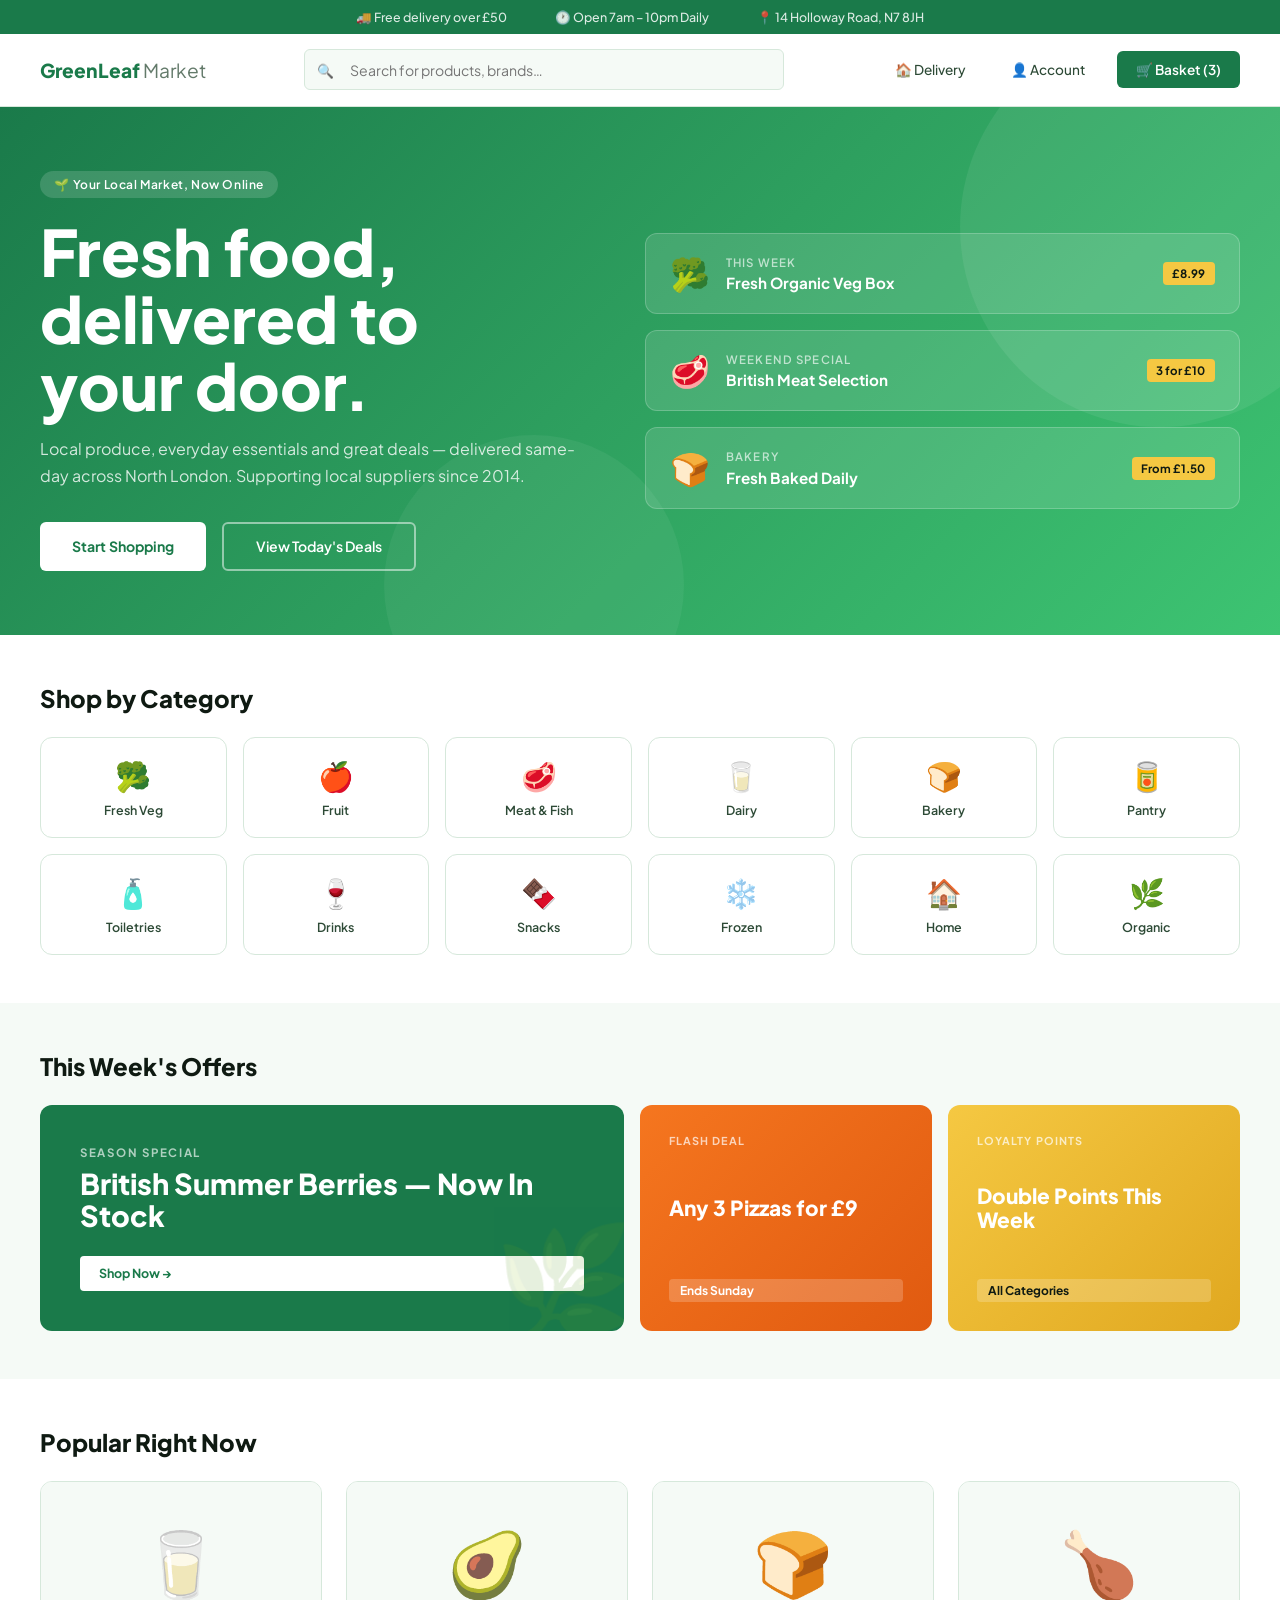
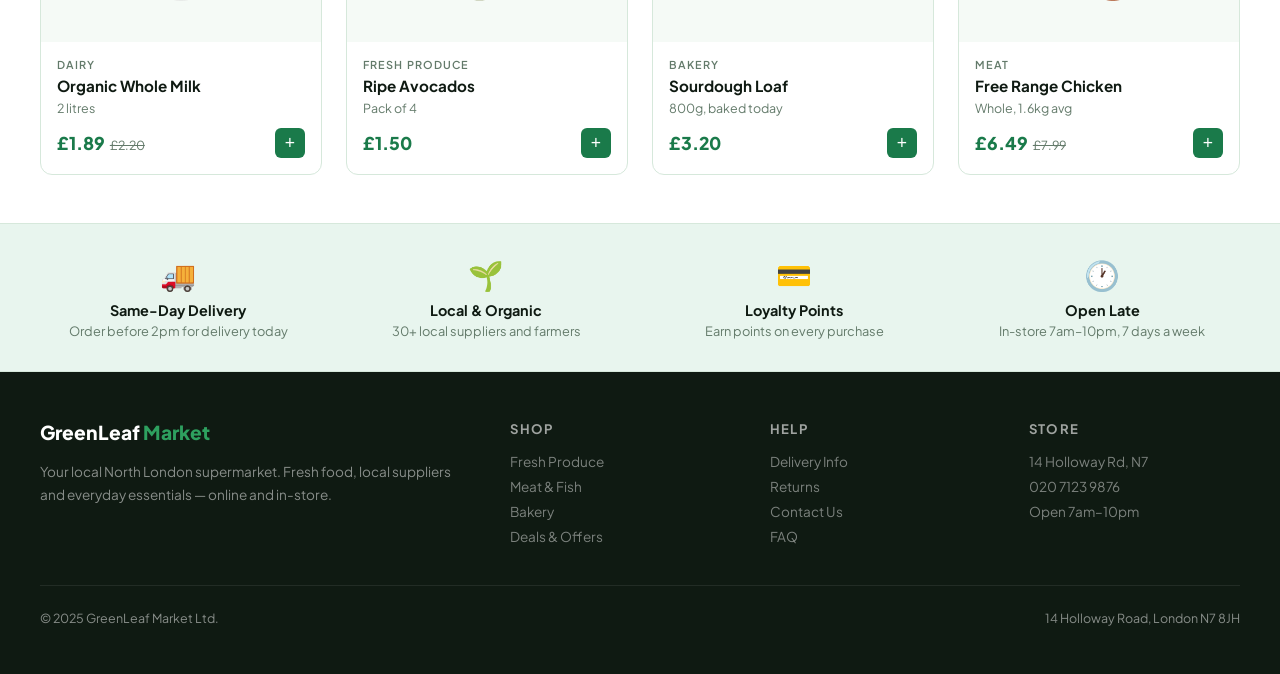
<file: supermarket.html>
<!DOCTYPE html>
<html lang="en">
<head>
<meta charset="UTF-8"/>
<meta name="viewport" content="width=device-width,initial-scale=1.0"/>
<title>GreenLeaf Market — Local Supermarket</title>
<link href="https://fonts.googleapis.com/css2?family=Plus+Jakarta+Sans:wght@300;400;500;600;700;800&display=swap" rel="stylesheet"/>
<style>
*,*::before,*::after{box-sizing:border-box;margin:0;padding:0}
:root{
  --green:#1a7a4a;
  --green-light:#e8f5ee;
  --green-mid:#2ea05f;
  --dark:#0f1a12;
  --mid:#2d4a36;
  --muted:#637a6a;
  --border:#d6e8db;
  --bg:#f5faf6;
  --cream:#fefefe;
  --orange:#f5761f;
  --yellow:#f5c842;
}
html{scroll-behavior:smooth}
body{font-family:'Plus Jakarta Sans',sans-serif;background:var(--bg);color:var(--dark);overflow-x:hidden}
a{color:inherit;text-decoration:none}

/* TOP BAR */
.top-bar{background:var(--green);padding:.55rem 2rem;display:flex;justify-content:center;gap:3rem}
.top-bar span{font-size:.78rem;font-weight:500;color:rgba(255,255,255,.85)}

/* NAV */
nav{background:#fff;border-bottom:1px solid var(--border);padding:0 2rem;position:sticky;top:0;z-index:100}
.nav-inner{max-width:1200px;margin:0 auto;display:flex;align-items:center;justify-content:space-between;min-height:72px;gap:2rem}
.nav-logo{font-size:1.2rem;font-weight:800;color:var(--green)}
.nav-logo span{color:var(--muted);font-weight:400}
.nav-search{flex:1;max-width:480px;position:relative}
.nav-search input{width:100%;padding:.65rem 1rem .65rem 2.8rem;border:1.5px solid var(--border);background:var(--bg);font-family:'Plus Jakarta Sans',sans-serif;font-size:.88rem;color:var(--dark);outline:none;border-radius:6px}
.nav-search input:focus{border-color:var(--green)}
.nav-search::before{content:'🔍';position:absolute;left:.8rem;top:50%;transform:translateY(-50%);font-size:.85rem}
.nav-actions{display:flex;align-items:center;gap:1.2rem}
.nav-action{display:flex;align-items:center;gap:.4rem;font-size:.85rem;font-weight:500;color:var(--mid);cursor:pointer;padding:.5rem .8rem;border-radius:6px;transition:background .2s}
.nav-action:hover{background:var(--green-light)}
.nav-basket{background:var(--green);color:#fff;padding:.65rem 1.2rem;font-size:.85rem;font-weight:600;border:none;cursor:pointer;border-radius:6px;font-family:'Plus Jakarta Sans',sans-serif;transition:background .3s}
.nav-basket:hover{background:var(--green-mid)}

/* HERO */
.hero{background:linear-gradient(135deg,var(--green) 0%,var(--green-mid) 50%,#3dc472 100%);padding:4rem 2rem;position:relative;overflow:hidden}
.hero-container{max-width:1200px;margin:0 auto;display:grid;grid-template-columns:1fr 1.1fr;gap:4rem;align-items:center;position:relative;z-index:2}
.hero::before{content:'';position:absolute;top:-80px;right:-80px;width:400px;height:400px;border-radius:50%;background:rgba(255,255,255,.07)}
.hero::after{content:'';position:absolute;bottom:-100px;left:30%;width:300px;height:300px;border-radius:50%;background:rgba(255,255,255,.05)}
.hero-label{display:inline-flex;align-items:center;gap:.5rem;background:rgba(255,255,255,.15);color:#fff;padding:.4rem .9rem;border-radius:999px;font-size:.75rem;font-weight:600;letter-spacing:.05em;margin-bottom:1.2rem}
.hero-h1{font-size:clamp(2.5rem,5vw,4.5rem);font-weight:800;color:#fff;line-height:1.05;margin-bottom:1rem}
.hero-sub{font-size:1rem;color:rgba(255,255,255,.8);line-height:1.7;margin-bottom:2rem}
.hero-btns{display:flex;gap:1rem;flex-wrap:wrap}
.btn-white{padding:.85rem 2rem;background:#fff;color:var(--green);font-size:.88rem;font-weight:700;border:none;cursor:pointer;border-radius:6px;font-family:'Plus Jakarta Sans',sans-serif;transition:opacity .3s}
.btn-white:hover{opacity:.92}
.btn-outline{padding:.85rem 2rem;border:2px solid rgba(255,255,255,.5);color:#fff;font-size:.88rem;font-weight:600;background:transparent;cursor:pointer;border-radius:6px;font-family:'Plus Jakarta Sans',sans-serif;transition:border-color .3s}
.btn-outline:hover{border-color:#fff}

/* OFFER CARDS */
.offer-cards{display:grid;gap:1rem}
.offer{background:rgba(255,255,255,.12);border:1px solid rgba(255,255,255,.2);padding:1.2rem 1.5rem;border-radius:12px;display:flex;align-items:center;gap:1rem;transition:background .2s;cursor:pointer}
.offer:hover{background:rgba(255,255,255,.2)}
.offer-icon{font-size:2rem;flex-shrink:0}
.offer-label{font-size:.72rem;font-weight:600;letter-spacing:.1em;text-transform:uppercase;color:rgba(255,255,255,.65);margin-bottom:.2rem}
.offer-title{font-size:.95rem;font-weight:700;color:#fff}
.offer-tag{margin-left:auto;background:var(--yellow);color:var(--dark);font-size:.72rem;font-weight:700;padding:.25rem .6rem;border-radius:4px;white-space:nowrap}

/* CATEGORIES */
.categories{padding:3rem 2rem;background:#fff}
.container{max-width:1200px;margin:0 auto}
.sec-title{font-size:1.5rem;font-weight:800;color:var(--dark);margin-bottom:1.5rem}
.cat-grid{display:grid;grid-template-columns:repeat(6,1fr);gap:1rem}
.cat-item{display:flex;flex-direction:column;align-items:center;gap:.5rem;padding:1.2rem .8rem;border:1.5px solid var(--border);border-radius:12px;cursor:pointer;transition:all .25s;text-align:center}
.cat-item:hover{border-color:var(--green);background:var(--green-light)}
.cat-icon{font-size:1.8rem}
.cat-name{font-size:.78rem;font-weight:600;color:var(--mid)}

/* OFFERS SECTION */
.offers-section{padding:3rem 2rem;background:var(--bg)}
.offers-grid{display:grid;grid-template-columns:2fr 1fr 1fr;gap:1rem;margin-top:1.5rem}
.offer-banner{background:var(--green);border-radius:12px;padding:2.5rem;display:flex;flex-direction:column;justify-content:space-between;min-height:200px;position:relative;overflow:hidden;cursor:pointer}
.offer-banner::after{content:'🌿';position:absolute;right:-10px;bottom:-20px;font-size:7rem;opacity:.15}
.ob-label{font-size:.72rem;font-weight:700;letter-spacing:.15em;text-transform:uppercase;color:rgba(255,255,255,.65);margin-bottom:.5rem}
.ob-title{font-size:1.8rem;font-weight:800;color:#fff;line-height:1.1}
.ob-cta{display:inline-block;margin-top:1.5rem;padding:.6rem 1.2rem;background:#fff;color:var(--green);font-size:.78rem;font-weight:700;border-radius:4px}
.offer-small{border-radius:12px;padding:1.8rem;display:flex;flex-direction:column;justify-content:space-between;min-height:200px;cursor:pointer;transition:transform .2s}
.offer-small:hover{transform:translateY(-3px)}
.os-1{background:linear-gradient(135deg,#f5761f,#e05a10)}
.os-2{background:linear-gradient(135deg,#f5c842,#e0a820)}
.os-label{font-size:.68rem;font-weight:700;letter-spacing:.1em;text-transform:uppercase;color:rgba(255,255,255,.7)}
.os-title{font-size:1.3rem;font-weight:800;color:#fff;line-height:1.15;margin-top:.3rem}
.os-tag{display:inline-block;background:rgba(255,255,255,.2);color:#fff;font-size:.75rem;font-weight:700;padding:.25rem .7rem;border-radius:4px;margin-top:1rem}

/* PRODUCTS */
.products{padding:3rem 2rem;background:#fff}
.product-grid{display:grid;grid-template-columns:repeat(4,1fr);gap:1.5rem;margin-top:1.5rem}
.product-card{border:1.5px solid var(--border);border-radius:12px;overflow:hidden;background:#fff;transition:all .25s;cursor:pointer}
.product-card:hover{border-color:var(--green);transform:translateY(-3px);box-shadow:0 8px 24px rgba(26,122,74,.12)}
.product-img{height:160px;display:flex;align-items:center;justify-content:center;background:var(--bg);font-size:4rem}
.product-body{padding:1rem}
.product-cat{font-size:.68rem;font-weight:600;letter-spacing:.1em;text-transform:uppercase;color:var(--muted)}
.product-name{font-size:.95rem;font-weight:700;color:var(--dark);margin:.3rem 0}
.product-weight{font-size:.78rem;color:var(--muted)}
.product-footer{display:flex;align-items:center;justify-content:space-between;margin-top:.8rem}
.product-price{font-size:1.1rem;font-weight:800;color:var(--green)}
.product-old{font-size:.78rem;color:var(--muted);text-decoration:line-through;margin-left:.3rem}
.add-btn{width:30px;height:30px;background:var(--green);color:#fff;border:none;cursor:pointer;border-radius:6px;font-size:1.1rem;display:flex;align-items:center;justify-content:center;transition:background .2s}
.add-btn:hover{background:var(--green-mid)}

/* INFO STRIP */
.info-strip{background:var(--green-light);padding:2rem;border-top:1px solid var(--border);border-bottom:1px solid var(--border)}
.info-grid{max-width:1200px;margin:0 auto;display:grid;grid-template-columns:repeat(4,1fr);gap:2rem;text-align:center}
.info-item .info-icon{font-size:1.8rem;margin-bottom:.5rem}
.info-item h4{font-size:.9rem;font-weight:700;color:var(--dark);margin-bottom:.25rem}
.info-item p{font-size:.8rem;color:var(--muted)}

/* FOOTER */
footer{background:var(--dark);padding:3rem 2rem;color:rgba(255,255,255,.5)}
.footer-grid{max-width:1200px;margin:0 auto;display:grid;grid-template-columns:2fr 1fr 1fr 1fr;gap:3rem}
.f-brand{font-size:1.2rem;font-weight:800;color:#fff;margin-bottom:1rem}
.f-brand span{color:var(--green-mid)}
.f-desc{font-size:.85rem;line-height:1.7}
.f-col h4{font-size:.82rem;font-weight:700;text-transform:uppercase;letter-spacing:.1em;color:rgba(255,255,255,.6);margin-bottom:1rem}
.f-col a{display:block;font-size:.85rem;color:rgba(255,255,255,.45);margin-bottom:.5rem;transition:color .2s}
.f-col a:hover{color:var(--green-mid)}
.f-bottom{max-width:1200px;margin:2rem auto 0;padding-top:1.5rem;border-top:1px solid rgba(255,255,255,.08);display:flex;justify-content:space-between;font-size:.78rem}

.reveal{opacity:0;transform:translateY(18px);transition:opacity .6s ease,transform .6s ease}
.reveal.visible{opacity:1;transform:translateY(0)}

@media(max-width:900px){
  .hero-container{grid-template-columns:1fr}.offer-cards{display:none}
  .nav-search{display:none}
  .cat-grid{grid-template-columns:repeat(3,1fr)}
  .offers-grid{grid-template-columns:1fr 1fr}
  .offer-banner{grid-column:1/-1}
  .product-grid{grid-template-columns:repeat(2,1fr)}
  .info-grid,.footer-grid{grid-template-columns:1fr 1fr}
}
@media(max-width:600px){
  .top-bar{gap:1rem;flex-wrap:wrap}
  .cat-grid{grid-template-columns:repeat(3,1fr)}
  .product-grid{grid-template-columns:1fr 1fr}
  .footer-grid{grid-template-columns:1fr}
  .f-bottom{flex-direction:column;gap:.5rem}
}
</style>
</head>
<body>
<div class="top-bar">
  <span>🚚 Free delivery over £50</span>
  <span>🕐 Open 7am – 10pm Daily</span>
  <span>📍 14 Holloway Road, N7 8JH</span>
</div>

<nav>
  <div class="nav-inner">
    <div class="nav-logo">GreenLeaf <span>Market</span></div>
    <div class="nav-search"><input type="text" placeholder="Search for products, brands…"/></div>
    <div class="nav-actions">
      <div class="nav-action">🏠 Delivery</div>
      <div class="nav-action">👤 Account</div>
      <button class="nav-basket">🛒 Basket (3)</button>
    </div>
  </div>
</nav>

<section class="hero">
  <div class="hero-container">
    <div>
      <div class="hero-label">🌱 Your Local Market, Now Online</div>
      <h1 class="hero-h1">Fresh food,<br>delivered to<br>your door.</h1>
      <p class="hero-sub">Local produce, everyday essentials and great deals — delivered same-day across North London. Supporting local suppliers since 2014.</p>
      <div class="hero-btns">
        <button class="btn-white">Start Shopping</button>
        <button class="btn-outline">View Today's Deals</button>
      </div>
    </div>
    <div class="offer-cards">
      <div class="offer"><span class="offer-icon">🥦</span><div><div class="offer-label">This Week</div><div class="offer-title">Fresh Organic Veg Box</div></div><span class="offer-tag">£8.99</span></div>
      <div class="offer"><span class="offer-icon">🥩</span><div><div class="offer-label">Weekend Special</div><div class="offer-title">British Meat Selection</div></div><span class="offer-tag">3 for £10</span></div>
      <div class="offer"><span class="offer-icon">🍞</span><div><div class="offer-label">Bakery</div><div class="offer-title">Fresh Baked Daily</div></div><span class="offer-tag">From £1.50</span></div>
    </div>
  </div>
</section>

<section class="categories">
  <div class="container">
    <h2 class="sec-title">Shop by Category</h2>
    <div class="cat-grid">
      <div class="cat-item reveal"><span class="cat-icon">🥦</span><span class="cat-name">Fresh Veg</span></div>
      <div class="cat-item reveal"><span class="cat-icon">🍎</span><span class="cat-name">Fruit</span></div>
      <div class="cat-item reveal"><span class="cat-icon">🥩</span><span class="cat-name">Meat & Fish</span></div>
      <div class="cat-item reveal"><span class="cat-icon">🥛</span><span class="cat-name">Dairy</span></div>
      <div class="cat-item reveal"><span class="cat-icon">🍞</span><span class="cat-name">Bakery</span></div>
      <div class="cat-item reveal"><span class="cat-icon">🥫</span><span class="cat-name">Pantry</span></div>
      <div class="cat-item reveal"><span class="cat-icon">🧴</span><span class="cat-name">Toiletries</span></div>
      <div class="cat-item reveal"><span class="cat-icon">🍷</span><span class="cat-name">Drinks</span></div>
      <div class="cat-item reveal"><span class="cat-icon">🍫</span><span class="cat-name">Snacks</span></div>
      <div class="cat-item reveal"><span class="cat-icon">❄️</span><span class="cat-name">Frozen</span></div>
      <div class="cat-item reveal"><span class="cat-icon">🏠</span><span class="cat-name">Home</span></div>
      <div class="cat-item reveal"><span class="cat-icon">🌿</span><span class="cat-name">Organic</span></div>
    </div>
  </div>
</section>

<section class="offers-section">
  <div class="container">
    <h2 class="sec-title">This Week's Offers</h2>
    <div class="offers-grid">
      <div class="offer-banner reveal"><div><div class="ob-label">Season Special</div><div class="ob-title">British Summer Berries — Now In Stock</div></div><a class="ob-cta">Shop Now →</a></div>
      <div class="offer-small os-1 reveal"><div class="os-label">Flash Deal</div><div class="os-title">Any 3 Pizzas for £9</div><span class="os-tag">Ends Sunday</span></div>
      <div class="offer-small os-2 reveal"><div class="os-label">Loyalty Points</div><div class="os-title">Double Points This Week</div><span class="os-tag" style="color:var(--dark)">All Categories</span></div>
    </div>
  </div>
</section>

<section class="products">
  <div class="container">
    <h2 class="sec-title">Popular Right Now</h2>
    <div class="product-grid">
      <div class="product-card reveal"><div class="product-img">🥛</div><div class="product-body"><div class="product-cat">Dairy</div><div class="product-name">Organic Whole Milk</div><div class="product-weight">2 litres</div><div class="product-footer"><div><span class="product-price">£1.89</span><span class="product-old">£2.20</span></div><button class="add-btn">+</button></div></div></div>
      <div class="product-card reveal"><div class="product-img">🥑</div><div class="product-body"><div class="product-cat">Fresh Produce</div><div class="product-name">Ripe Avocados</div><div class="product-weight">Pack of 4</div><div class="product-footer"><div><span class="product-price">£1.50</span></div><button class="add-btn">+</button></div></div></div>
      <div class="product-card reveal"><div class="product-img">🍞</div><div class="product-body"><div class="product-cat">Bakery</div><div class="product-name">Sourdough Loaf</div><div class="product-weight">800g, baked today</div><div class="product-footer"><div><span class="product-price">£3.20</span></div><button class="add-btn">+</button></div></div></div>
      <div class="product-card reveal"><div class="product-img">🍗</div><div class="product-body"><div class="product-cat">Meat</div><div class="product-name">Free Range Chicken</div><div class="product-weight">Whole, 1.6kg avg</div><div class="product-footer"><div><span class="product-price">£6.49</span><span class="product-old">£7.99</span></div><button class="add-btn">+</button></div></div></div>
    </div>
  </div>
</section>

<div class="info-strip">
  <div class="info-grid">
    <div class="info-item reveal"><div class="info-icon">🚚</div><h4>Same-Day Delivery</h4><p>Order before 2pm for delivery today</p></div>
    <div class="info-item reveal"><div class="info-icon">🌱</div><h4>Local & Organic</h4><p>30+ local suppliers and farmers</p></div>
    <div class="info-item reveal"><div class="info-icon">💳</div><h4>Loyalty Points</h4><p>Earn points on every purchase</p></div>
    <div class="info-item reveal"><div class="info-icon">🕐</div><h4>Open Late</h4><p>In-store 7am–10pm, 7 days a week</p></div>
  </div>
</div>

<footer>
  <div class="footer-grid">
    <div><div class="f-brand">GreenLeaf <span>Market</span></div><p class="f-desc">Your local North London supermarket. Fresh food, local suppliers and everyday essentials — online and in-store.</p></div>
    <div class="f-col"><h4>Shop</h4><a href="#">Fresh Produce</a><a href="#">Meat & Fish</a><a href="#">Bakery</a><a href="#">Deals & Offers</a></div>
    <div class="f-col"><h4>Help</h4><a href="#">Delivery Info</a><a href="#">Returns</a><a href="#">Contact Us</a><a href="#">FAQ</a></div>
    <div class="f-col"><h4>Store</h4><a href="#">14 Holloway Rd, N7</a><a href="#">020 7123 9876</a><a href="#">Open 7am–10pm</a></div>
  </div>
  <div class="f-bottom"><span>© 2025 GreenLeaf Market Ltd.</span><span>14 Holloway Road, London N7 8JH</span></div>
</footer>

<script>
const obs=new IntersectionObserver(e=>e.forEach(x=>{if(x.isIntersecting)x.target.classList.add('visible')}),{threshold:.08});
document.querySelectorAll('.reveal').forEach((el,i)=>{el.style.transitionDelay=i*.05+'s';obs.observe(el)});
</script>
</body>
</html>
</file>
